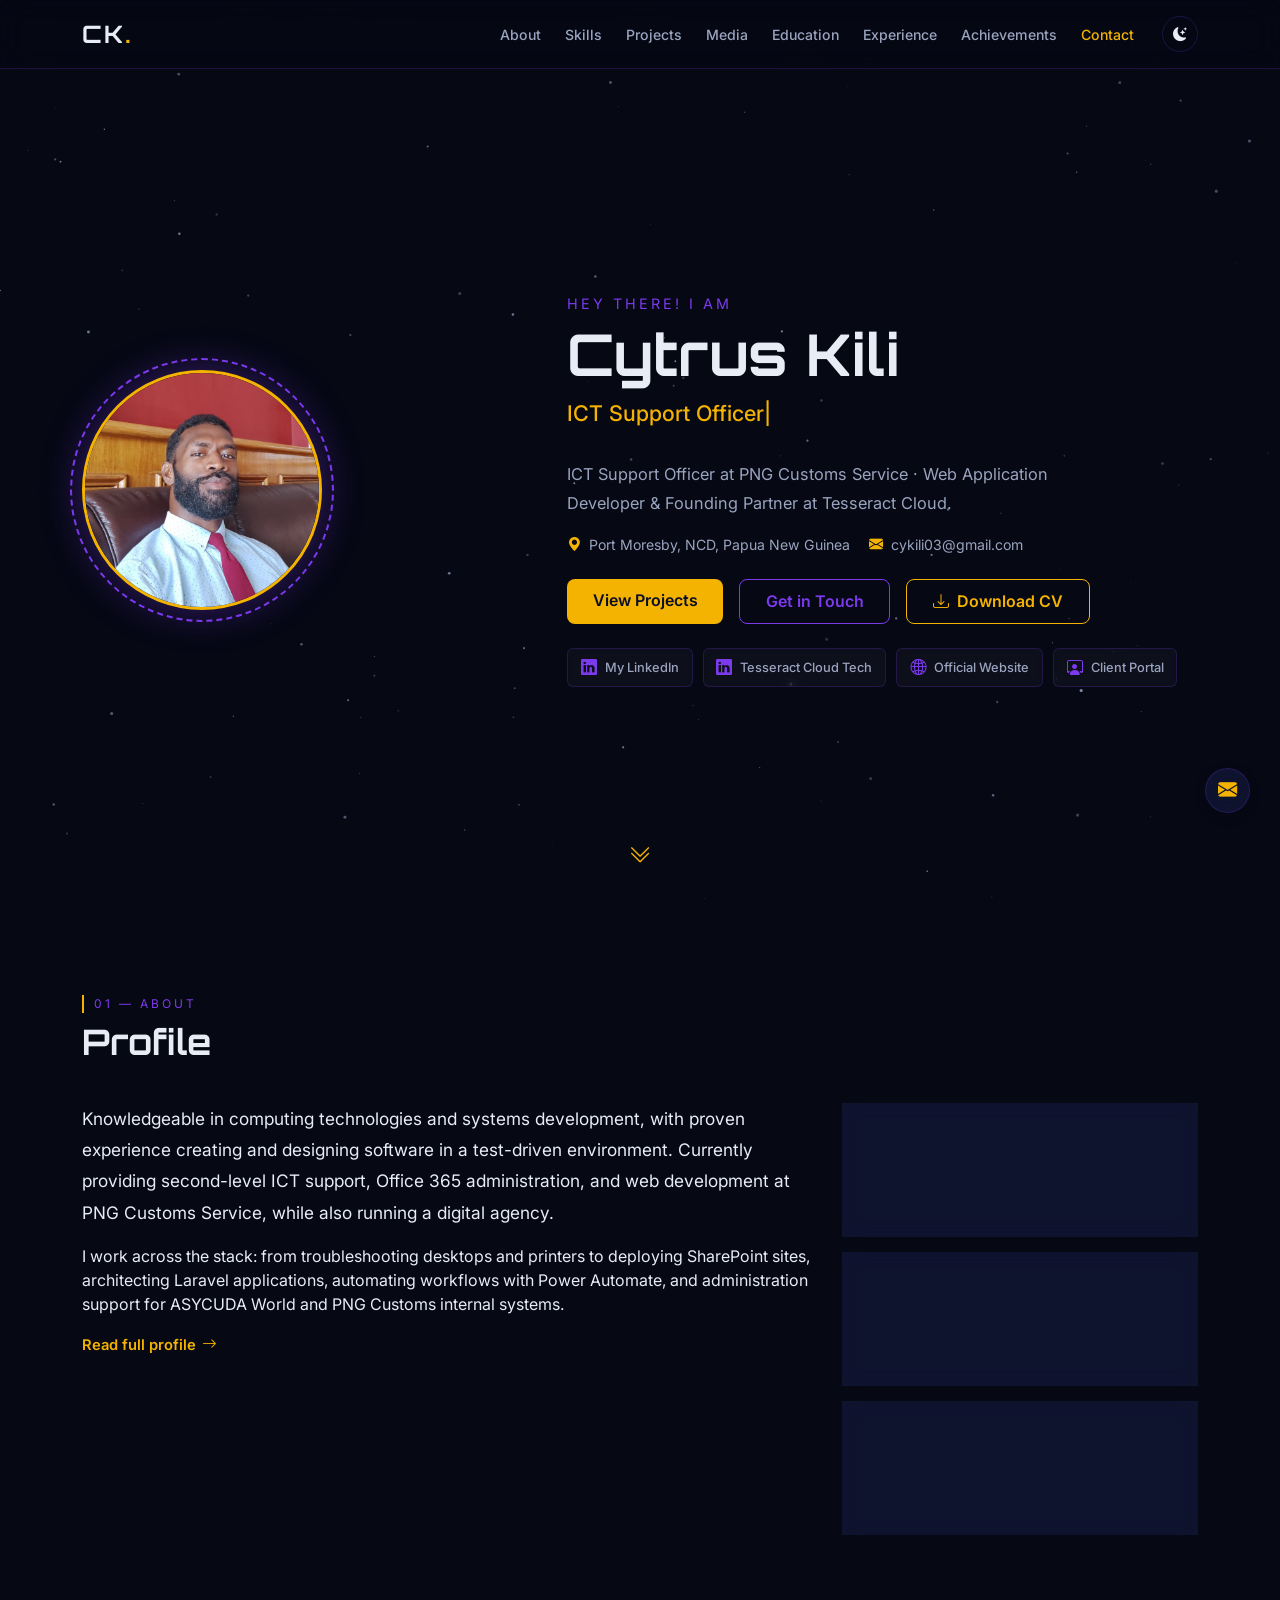
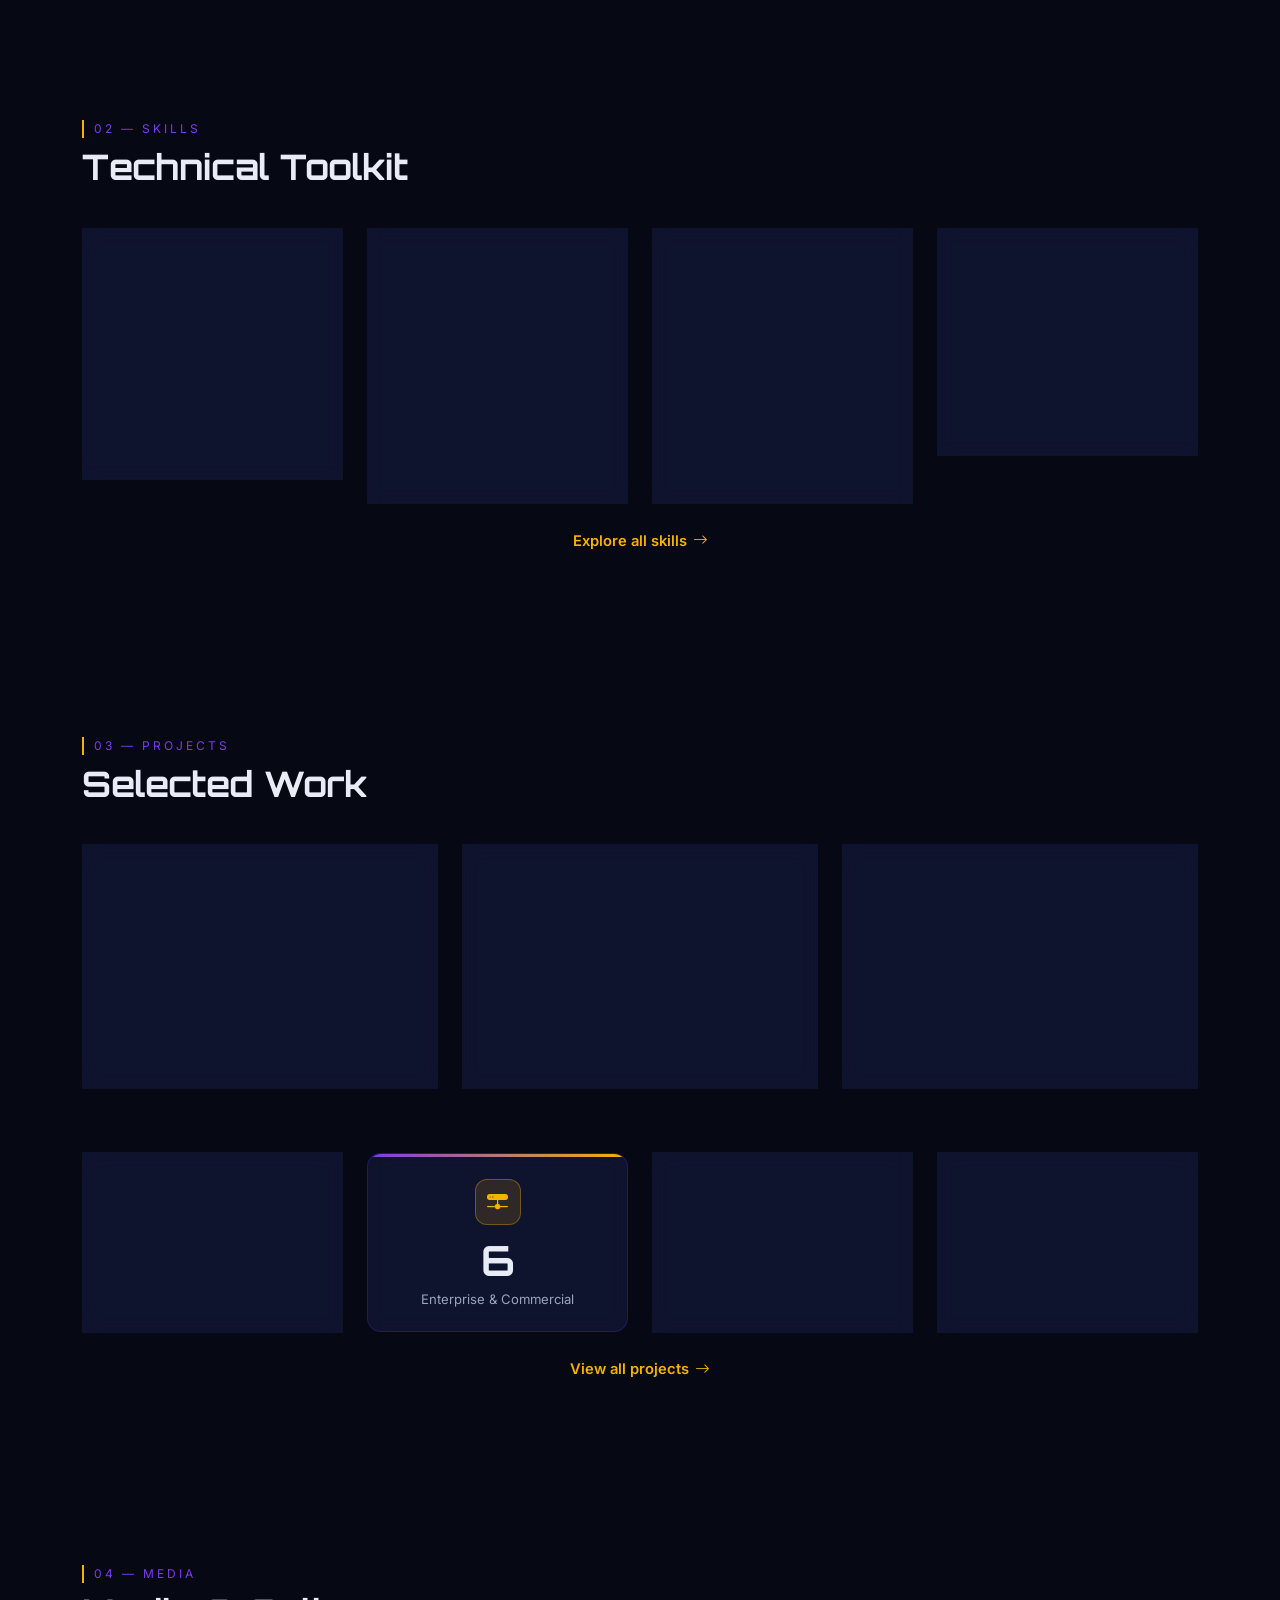
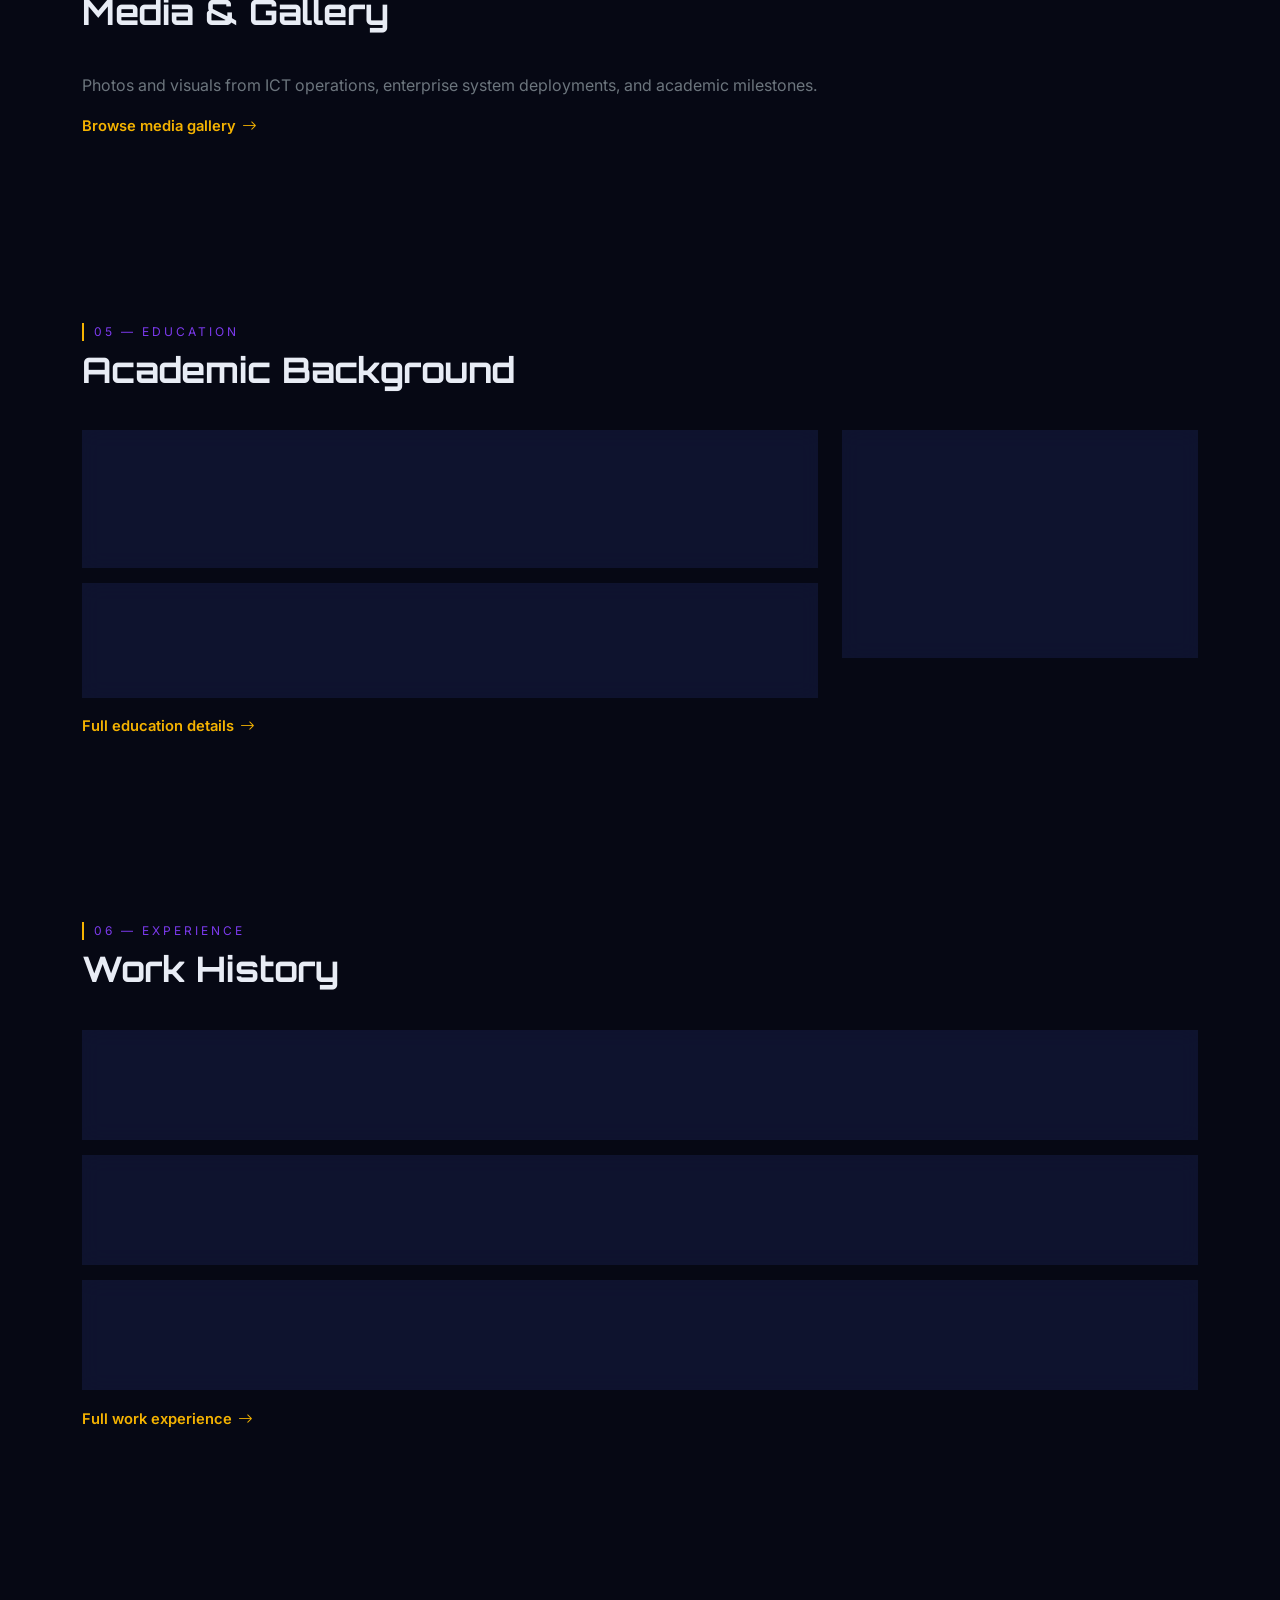
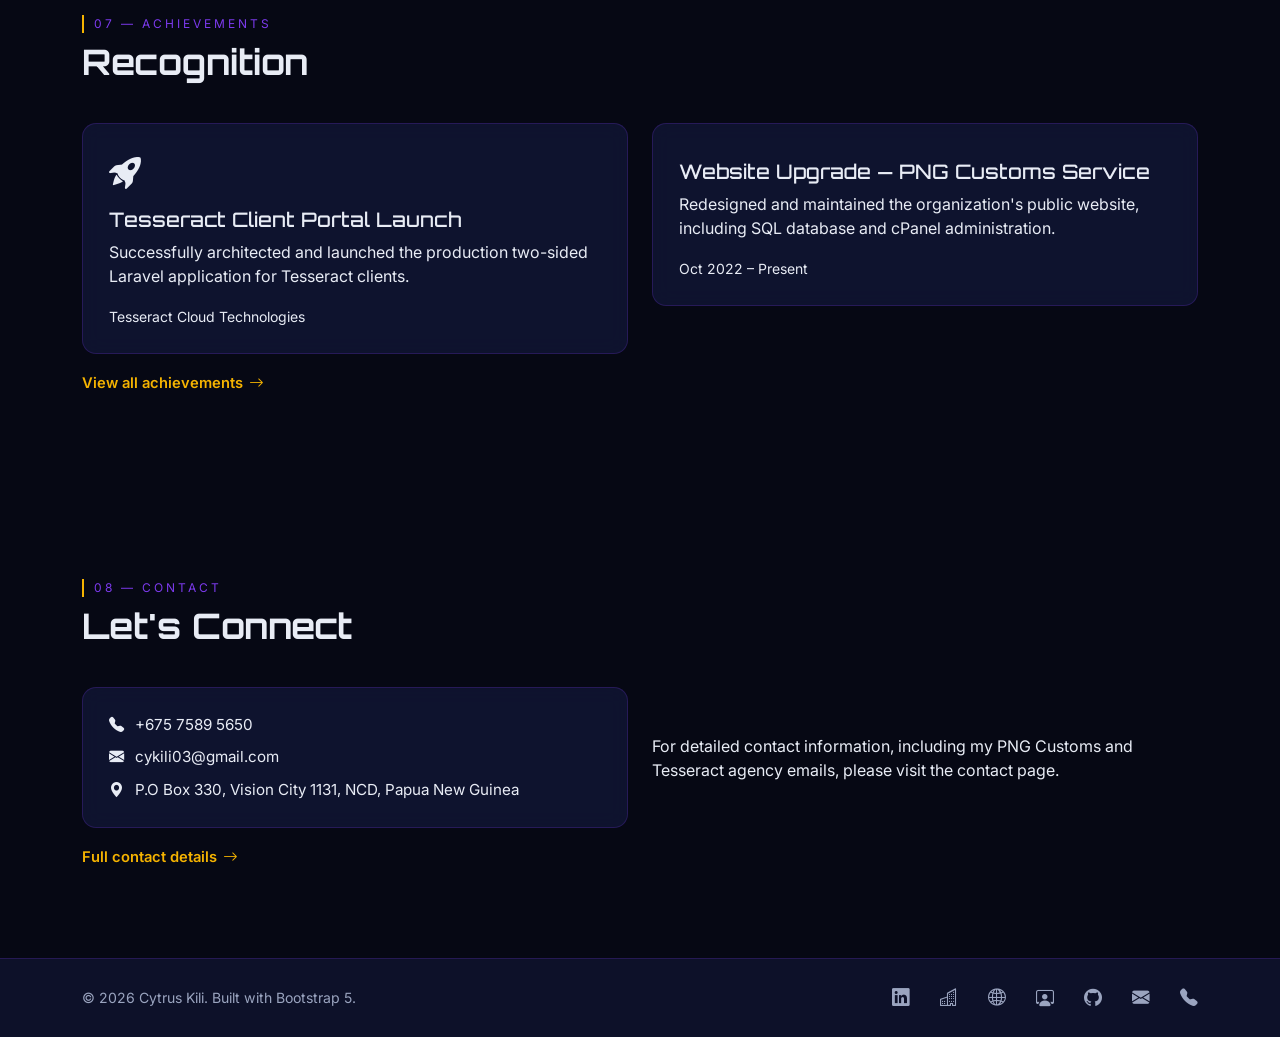
<file: index.html>
<!DOCTYPE html>
<html lang="en" data-bs-theme="dark">
<head>
  <meta charset="UTF-8">
  <meta name="viewport" content="width=device-width, initial-scale=1.0">
  <title>Cytrus Kili — ICT Support & Web Developer</title>
  <link rel="icon" href="images/logo.ico" type="image/x-icon">
  <meta name="description" content="Portfolio of Cytrus Kili, ICT Support Officer at PNG Customs Service. Web development, systems support, Office 365, SharePoint, and ASYCUDA World.">
  <!-- Bootstrap 5.3 -->
  <link href="https://cdn.jsdelivr.net/npm/bootstrap@5.3.8/dist/css/bootstrap.min.css" rel="stylesheet">
  <!-- Bootstrap Icons -->
  <link rel="stylesheet" href="https://cdn.jsdelivr.net/npm/bootstrap-icons@1.13.2/font/bootstrap-icons.min.css">
  <!-- Google Fonts -->
  <link rel="preconnect" href="https://fonts.googleapis.com">
  <link rel="preconnect" href="https://fonts.gstatic.com" crossorigin>
  <link href="https://fonts.googleapis.com/css2?family=Orbitron:wght@500;700&family=Inter:wght@300;400;500;600&display=swap" rel="stylesheet">
  <!-- Custom CSS -->
  <link rel="stylesheet" href="css/style.css">
</head>
<body>

  <!-- Scroll Progress Bar -->
  <div class="scroll-progress" id="scrollProgress"></div>

  <!-- Starfield Canvas Background -->
  <canvas id="starfield"></canvas>

  <!-- Navigation -->
  <nav class="navbar navbar-expand-lg navbar-dark fixed-top glass-nav" id="mainNav">
    <div class="container">
      <a class="navbar-brand brand-glow" href="/">CK<span class="text-gold">.</span></a>
      <button class="navbar-toggler" type="button" data-bs-toggle="collapse" data-bs-target="#navMenu" aria-label="Toggle navigation">
        <span class="navbar-toggler-icon"></span>
      </button>
      <div class="collapse navbar-collapse" id="navMenu">
        <ul class="navbar-nav ms-auto align-items-lg-center">
          <li class="nav-item"><a class="nav-link" href="#about">About</a></li>
          <li class="nav-item"><a class="nav-link" href="#skills">Skills</a></li>
          <li class="nav-item"><a class="nav-link" href="#projects">Projects</a></li>
          <li class="nav-item"><a class="nav-link" href="#media">Media</a></li>
          <li class="nav-item"><a class="nav-link" href="#education">Education</a></li>
          <li class="nav-item"><a class="nav-link" href="#experience">Experience</a></li>
          <li class="nav-item"><a class="nav-link" href="#achievements">Achievements</a></li>
          <li class="nav-item"><a class="nav-link" href="#contact">Contact</a></li>
          <li class="nav-item ms-lg-3">
            <button class="btn btn-sm theme-toggle" id="themeToggle" aria-label="Toggle light/dark mode">
              <i class="bi bi-moon-stars-fill" id="themeIcon"></i>
            </button>
          </li>
        </ul>
      </div>
    </div>
  </nav>

  <!-- HERO -->
  <header class="hero-section d-flex align-items-center" id="hero">
    <div class="container">
      <div class="row align-items-center g-5">
        <div class="col-lg-5 text-center text-lg-start">
          <div class="hero-photo-wrap">
            <img src="images/cytrus-kili.jpg" alt="Cytrus Kili" class="hero-photo">
            <div class="hero-photo-ring"></div>
          </div>
        </div>
        <div class="col-lg-7">
          <p class="hero-greeting">Hey there! I am</p>
          <h1 class="hero-name">Cytrus Kili</h1>
          <div class="hero-typed-wrap">
            <span id="typedText"></span><span class="typed-cursor">|</span>
          </div>
          <p class="hero-desc mt-3">
            ICT Support Officer at PNG Customs Service · Web Application Developer & Founding Partner at Tesseract Cloud.
          </p>
          <div class="hero-meta">
            <span><i class="bi bi-geo-alt-fill"></i> Port Moresby, NCD, Papua New Guinea</span>
            <span><i class="bi bi-envelope-fill"></i> cykili03@gmail.com</span>
          </div>
          
          <!-- Primary Buttons -->
          <div class="mt-4 d-flex flex-wrap gap-3">
            <a href="#projects" class="btn btn-gold">View Projects</a>
            <a href="#contact" class="btn btn-outline-violet">Get in Touch</a>
            <a href="docs/CYTRUS KILI - CV.pdf" download class="btn btn-outline-gold">
              <i class="bi bi-download me-1"></i> Download CV
            </a>
          </div>

          <!-- Social & Business Links -->
          <div class="hero-social-links mt-4">
            <a href="https://www.linkedin.com/in/cytrus-kili-7285b3431" target="_blank" rel="noopener" class="social-chip" title="Personal LinkedIn">
              <i class="bi bi-linkedin"></i> <span>My LinkedIn</span>
            </a>
            <a href="https://www.linkedin.com/company/tesseract-cloud-technologies-png/" target="_blank" rel="noopener" class="social-chip" title="Tesseract LinkedIn">
              <i class="bi bi-linkedin"></i> <span>Tesseract Cloud Tech</span>
            </a>
            <a href="https://tesseract-pg.com/" target="_blank" rel="noopener" class="social-chip" title="Agency Website">
              <i class="bi bi-globe2"></i> <span>Official Website</span>
            </a>
            <a href="https://client.tesseract-pg.com/" target="_blank" rel="noopener" class="social-chip" title="Client Portal">
              <i class="bi bi-person-workspace"></i> <span>Client Portal</span>
            </a>
          </div>

        </div>
      </div>
    </div>
    <div class="hero-scroll-hint">
      <i class="bi bi-chevron-double-down"></i>
    </div>
  </header>

  <!-- ABOUT SUMMARY -->
  <section class="section-block" id="about">
    <div class="container">
      <div class="section-head">
        <span class="section-label">01 — About</span>
        <h2>Profile</h2>
      </div>
      <div class="row g-4 align-items-start">
        <div class="col-lg-8">
          <p class="lead-text">
            Knowledgeable in computing technologies and systems development, with proven experience creating and designing software in a test-driven environment. Currently providing second-level ICT support, Office 365 administration, and web development at PNG Customs Service, while also running a digital agency.
          </p>
          <p>
            I work across the stack: from troubleshooting desktops and printers to deploying SharePoint sites, architecting Laravel applications, automating workflows with Power Automate, and administration support for ASYCUDA World and PNG Customs internal systems.
          </p>
          <a href="about" class="link-arrow">Read full profile <i class="bi bi-arrow-right"></i></a>
        </div>
        <div class="col-lg-4">
          <div class="info-card float-card">
            <h5><i class="bi bi-briefcase-fill text-gold"></i> Current Role</h5>
            <p class="mb-0">ICT Support Officer — App & Dev.<br><small>PNG Customs Service & ASYCUDA World</small></p>
          </div>
          <div class="info-card float-card mt-3">
            <h5><i class="bi bi-building text-gold"></i> Agency</h5>
            <p class="mb-0">Founding Partner<br><small>Tesseract Cloud Technologies</small></p>
          </div>
          <div class="info-card float-card mt-3">
            <h5><i class="bi bi-mortarboard-fill text-gold"></i> Education</h5>
            <p class="mb-0">Bachelor of Information Systems<br><small>Divine Word University, 2022</small></p>
          </div>
        </div>
      </div>
    </div>
  </section>

  <!-- SKILLS SUMMARY -->
  <section class="section-block" id="skills">
    <div class="container">
      <div class="section-head">
        <span class="section-label">02 — Skills</span>
        <h2>Technical Toolkit</h2>
      </div>
      <div class="row g-4">
        <div class="col-md-6 col-lg-3">
          <div class="skill-card float-card">
            <i class="bi bi-headset skill-icon"></i>
            <h5>Technical Support</h5>
            <p>End-user & second-level support, desktops, printers, laptops, network troubleshooting.</p>
          </div>
        </div>
        <div class="col-md-6 col-lg-3">
          <div class="skill-card float-card">
            <i class="bi bi-microsoft skill-icon"></i>
            <h5>Office 365 & SharePoint</h5>
            <p>Teams, OneDrive, Forms, Power Automate, SharePoint site deployment & user training.</p>
          </div>
        </div>
        <div class="col-md-6 col-lg-3">
          <div class="skill-card float-card">
            <i class="bi bi-database skill-icon"></i>
            <h5>Database Design & Management</h5>
            <p>Proficient skills in SQL programming, with mySQL, and intermediate with PostgreSQL</p>
          </div>
        </div>
        <div class="col-md-6 col-lg-3">
          <div class="skill-card float-card">
            <i class="bi bi-code-slash skill-icon"></i>
            <h5>Web Development</h5>
            <p>PHP, Laravel, JavaScript, AJAX. CMS: WordPress & Joomla, cPanel & WHM.</p>
          </div>
        </div>
      </div>
      <div class="text-center mt-4">
        <a href="skills" class="link-arrow">Explore all skills <i class="bi bi-arrow-right"></i></a>
      </div>
    </div>
  </section>

  <!-- PROJECTS SUMMARY -->
  <section class="section-block" id="projects">
    <div class="container">
      <div class="section-head">
        <span class="section-label">03 — Projects</span>
        <h2>Selected Work</h2>
      </div>
      <div class="row g-4">
        <div class="col-md-6 col-lg-4">
          <div class="project-card float-card">
            <div class="project-icon"><i class="bi bi-person-video3"></i></div>
            <h5>Tesseract Client Portal</h5>
            <p>A two-sided Laravel web app managing client lifecycles from RFQ to invoicing and hosting setup.</p>
            <span class="badge-tag">Laravel / MySQL</span>
          </div>
        </div>
        <div class="col-md-6 col-lg-4">
          <div class="project-card float-card">
            <div class="project-icon"><i class="bi bi-globe2"></i></div>
            <h5>PNG Customs Website Upgrade</h5>
            <p>Redesigned the organization's website, managing SQL database, domain, and cPanel administration.</p>
            <span class="badge-tag">Custom MVC / MySQL</span>
          </div>
        </div>
        <div class="col-md-6 col-lg-4">
          <div class="project-card float-card">
            <div class="project-icon"><i class="bi bi-server"></i></div>
            <h5>ASYCUDA World Web Portal</h5>
            <p>Centralized portal for PNG Customs providing role-based access, JNLP downloads, and a public article feed.</p>
            <span class="badge-tag">Laravel / Nginx</span>
          </div>
        </div>
      </div>
      <!-- Project count cards -->
      <div class="row g-3 g-lg-4 stats-row" id="projectStats">
        <div class="col-6 col-lg-3">
          <div class="stat-card float-card">
            <div class="stat-icon"><i class="bi bi-collection-fill"></i></div>
            <div class="stat-number" data-count="19">0</div>
            <p class="stat-label">Total Projects</p>
          </div>
        </div>
        <div class="col-6 col-lg-3">
          <div class="stat-card float-card">
            <div class="stat-icon"><i class="bi bi-hdd-network-fill"></i></div>
            <div class="stat-number" data-count="6">0</div>
            <p class="stat-label">Enterprise &amp; Commercial</p>
          </div>
        </div>
        <div class="col-6 col-lg-3">
          <div class="stat-card float-card">
            <div class="stat-icon"><i class="bi bi-laptop-fill"></i></div>
            <div class="stat-number" data-count="7">0</div>
            <p class="stat-label">Freelance &amp; Academic</p>
          </div>
        </div>
        <div class="col-6 col-lg-3">
          <div class="stat-card float-card">
            <div class="stat-icon"><i class="bi bi-gear-wide-connected"></i></div>
            <div class="stat-number" data-count="8">0</div>
            <p class="stat-label">Currently In Development</p>
          </div>
        </div>
      </div>

      <div class="text-center mt-4">
        <a href="projects" class="link-arrow">View all projects <i class="bi bi-arrow-right"></i></a>
      </div>
    </div>
  </section>

  <!-- MEDIA SUMMARY -->
  <section class="section-block" id="media">
    <div class="container">
      <div class="section-head">
        <span class="section-label">04 — Media</span>
        <h2>Media & Gallery</h2>
      </div>
      <p class="text-secondary">Photos and visuals from ICT operations, enterprise system deployments, and academic milestones.</p>
      <a href="media" class="link-arrow">Browse media gallery <i class="bi bi-arrow-right"></i></a>
    </div>
  </section>

  <!-- EDUCATION SUMMARY -->
  <section class="section-block" id="education">
    <div class="container">
      <div class="section-head">
        <span class="section-label">05 — Education</span>
        <h2>Academic Background</h2>
      </div>
      <div class="row g-4">
        <div class="col-lg-8">
          <div class="timeline-item float-card">
            <h5>Bachelor of Information Systems</h5>
            <p class="text-gold mb-1">Divine Word University · 2018 – 2021 (Awarded March 2022)</p>
            <p class="mb-0">Recipient of the Telikom PNG Award for Best Final Year Project.</p>
          </div>
          <div class="timeline-item float-card mt-3">
            <h5>Secondary Education</h5>
            <p class="text-gold mb-1">Kokopo Secondary School · 2014 – 2017</p>
          </div>
        </div>
        <div class="col-lg-4">
          <div class="info-card float-card">
            <h5><i class="bi bi-patch-check-fill text-gold"></i> Certifications</h5>
            <ul class="list-unstyled mb-0 small">
              <li class="mb-2">CCNAv7: Switching, Routing & Wireless Essentials (2020)</li>
              <li class="mb-2">NDG Linux Essentials — Cisco Networking Academy</li>
              <li>Microsoft Certifications — Viva Learning (ongoing)</li>
            </ul>
          </div>
        </div>
      </div>
      <div class="mt-3">
        <a href="education" class="link-arrow">Full education details <i class="bi bi-arrow-right"></i></a>
      </div>
    </div>
  </section>

  <!-- EXPERIENCE SUMMARY -->
  <section class="section-block" id="experience">
    <div class="container">
      <div class="section-head">
        <span class="section-label">06 — Experience</span>
        <h2>Work History</h2>
      </div>
      <div class="timeline-item float-card">
        <div class="d-flex justify-content-between flex-wrap">
          <h5>Founding Partner & Web Developer</h5>
          <span class="text-gold small">Present</span>
        </div>
        <p class="text-secondary mb-0">Tesseract Cloud Technologies</p>
      </div>
      <div class="timeline-item float-card mt-3">
        <div class="d-flex justify-content-between flex-wrap">
          <h5>ICT Support Officer — App & Dev.</h5>
          <span class="text-gold small">Oct 2022 – Present</span>
        </div>
        <p class="text-secondary mb-0">PNG Customs Service & ASYCUDA World</p>
      </div>
      <div class="timeline-item float-card mt-3">
        <div class="d-flex justify-content-between flex-wrap">
          <h5>Tech Sales Representative</h5>
          <span class="text-gold small">Aug 2022 – Oct 2022</span>
        </div>
        <p class="text-secondary mb-0">Theodist</p>
      </div>
      <div class="mt-3">
        <a href="experience" class="link-arrow">Full work experience <i class="bi bi-arrow-right"></i></a>
      </div>
    </div>
  </section>

  <!-- ACHIEVEMENTS SUMMARY -->
  <section class="section-block" id="achievements">
    <div class="container">
      <div class="section-head">
        <span class="section-label">07 — Achievements</span>
        <h2>Recognition</h2>
      </div>
      <div class="row g-4">
        <div class="col-md-6">
          <div class="achievement-card float-card">
            <i class="bi bi-rocket-takeoff-fill text-gold achievement-icon"></i>
            <h5>Tesseract Client Portal Launch</h5>
            <p>Successfully architected and launched the production two-sided Laravel application for Tesseract clients.</p>
            <small class="text-gold">Tesseract Cloud Technologies</small>
          </div>
        </div>
        <div class="col-md-6">
          <div class="achievement-card float-card">
            <i class="bi bi-badge text-gold achievement-icon"></i>
            <h5>Website Upgrade — PNG Customs Service</h5>
            <p>Redesigned and maintained the organization's public website, including SQL database and cPanel administration.</p>
            <small class="text-gold">Oct 2022 – Present</small>
          </div>
        </div>
      </div>
      <div class="mt-3">
        <a href="achievements" class="link-arrow">View all achievements <i class="bi bi-arrow-right"></i></a>
      </div>
    </div>
  </section>

  <!-- CONTACT SUMMARY -->
  <section class="section-block" id="contact">
    <div class="container">
      <div class="section-head">
        <span class="section-label">08 — Contact</span>
        <h2>Let's Connect</h2>
      </div>
      <div class="row g-4">
        <div class="col-md-6">
          <div class="contact-card float-card">
            <p><i class="bi bi-telephone-fill text-gold"></i> +675 7589 5650</p>
            <p><i class="bi bi-envelope-fill text-gold"></i> cykili03@gmail.com</p>
            <p class="mb-0"><i class="bi bi-geo-alt-fill text-gold"></i> P.O Box 330, Vision City 1131, NCD, Papua New Guinea</p>
          </div>
        </div>
        <div class="col-md-6 d-flex align-items-center">
          <p class="mb-0">For detailed contact information, including my PNG Customs and Tesseract agency emails, please visit the contact page.</p>
        </div>
      </div>
      <div class="mt-3">
        <a href="contact" class="link-arrow">Full contact details <i class="bi bi-arrow-right"></i></a>
      </div>
    </div>
  </section>

  <!-- FOOTER -->
  <footer class="site-footer">
    <div class="container">
      <div class="row align-items-center">
        <div class="col-md-6 text-center text-md-start mb-3 mb-md-0">
          <p class="mb-0">&copy; <span id="year"></span> Cytrus Kili. Built with Bootstrap 5.</p>
        </div>
        <div class="col-md-6 text-center text-md-end">
          <!-- Footer Social Links -->
          <div class="d-flex justify-content-center justify-content-md-end gap-3 flex-wrap">
            <a href="https://www.linkedin.com/in/cytrus-kili-7285b3431" target="_blank" rel="noopener" class="social-link" aria-label="LinkedIn" title="Personal LinkedIn"><i class="bi bi-linkedin"></i></a>
            <a href="https://www.linkedin.com/company/tesseract-cloud-technologies-png/" target="_blank" rel="noopener" class="social-link" aria-label="Tesseract LinkedIn" title="Tesseract LinkedIn"><i class="bi bi-buildings"></i></a>
            <a href="https://tesseract-pg.com/" target="_blank" rel="noopener" class="social-link" aria-label="Agency Website" title="Agency Website"><i class="bi bi-globe2"></i></a>
            <a href="https://client.tesseract-pg.com/" target="_blank" rel="noopener" class="social-link" aria-label="Client Portal" title="Client Portal"><i class="bi bi-person-workspace"></i></a>
            <a href="https://github.com/elcapitan-x-matis" target="_blank" rel="noopener" class="social-link" aria-label="GitHub" title="GitHub"><i class="bi bi-github"></i></a>
            <a href="mailto:cykili03@gmail.com" class="social-link" aria-label="Email" title="Email"><i class="bi bi-envelope-fill"></i></a>
            <a href="tel:+67575895650" class="social-link" aria-label="Phone" title="Phone"><i class="bi bi-telephone-fill"></i></a>
          </div>
        </div>
      </div>
    </div>
  </footer>

  <!-- Floating Action Buttons -->
  <div class="floating-actions">
    <a href="mailto:cykili03@gmail.com" class="fab-btn email-btn" aria-label="Send Email" title="Send Email">
      <i class="bi bi-envelope-fill"></i>
    </a>
    <button id="scrollTopBtn" class="fab-btn scroll-btn" aria-label="Scroll to top" title="Scroll to top">
      <i class="bi bi-arrow-up-short"></i>
    </button>
  </div>

  <!-- Bootstrap JS -->
  <script src="https://cdn.jsdelivr.net/npm/bootstrap@5.3.8/dist/js/bootstrap.bundle.min.js"></script>
  <!-- jQuery (optional, available for future extensions) -->
  <script src="https://ajax.googleapis.com/ajax/libs/jquery/3.7.1/jquery.min.js"></script>
  <!-- Custom JS -->
  <script src="js/starfield.js"></script>
  <script src="js/main.js"></script>
</body>
</html>
</file>
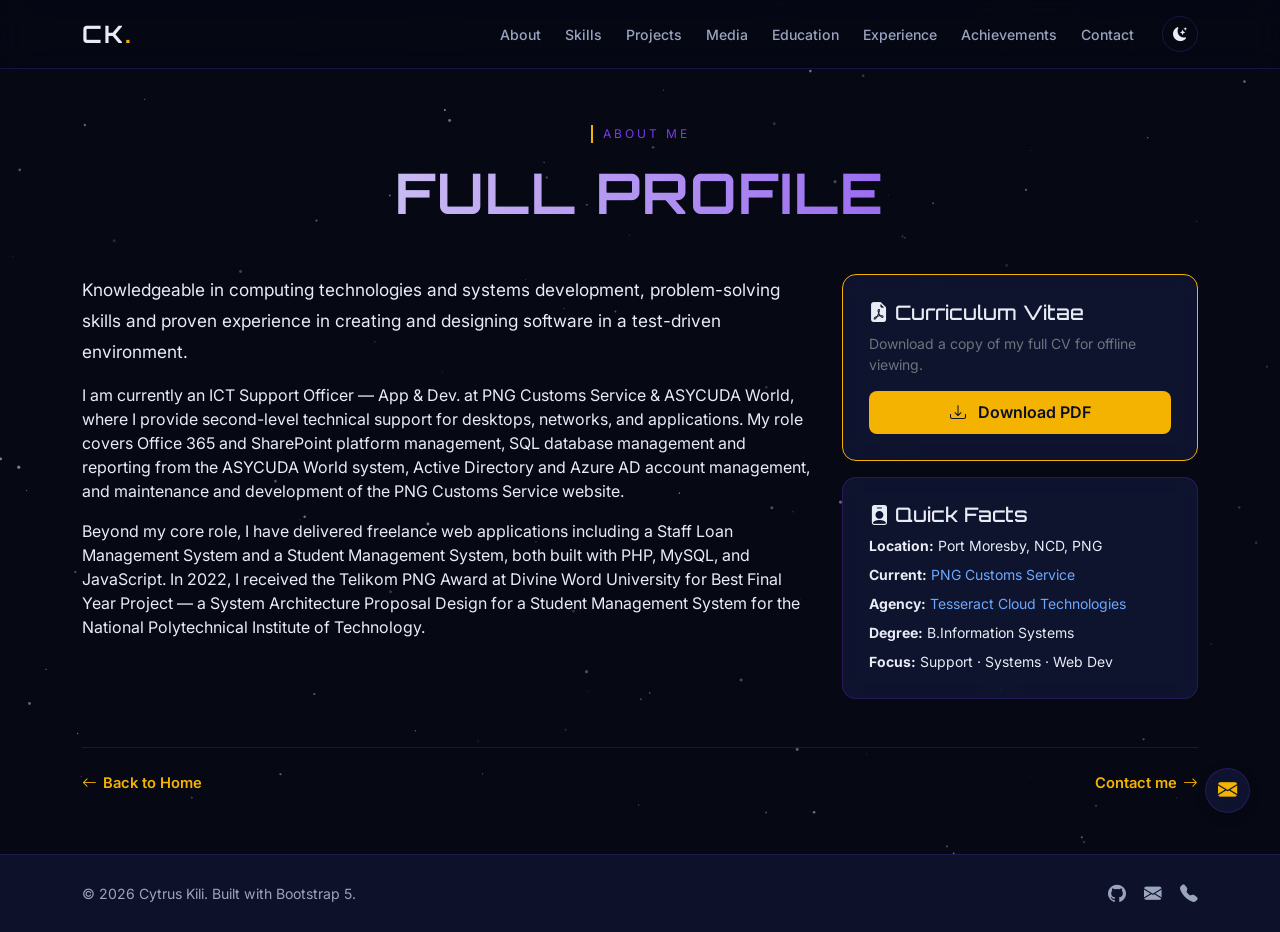
<file: about.html>
<!DOCTYPE html>
<html lang="en" data-bs-theme="dark">
<head>
  <meta charset="UTF-8">
  <meta name="viewport" content="width=device-width, initial-scale=1.0">
  <title>About — Cytrus Kili</title>
  <link rel="icon" href="images/logo.ico" type="image/x-icon">
  <meta name="description" content="Portfolio of Cytrus Kili, ICT Support Officer at PNG Customs Service. Web development, systems support, Office 365, SharePoint, and ASYCUDA World.">
  <link href="https://cdn.jsdelivr.net/npm/bootstrap@5.3.8/dist/css/bootstrap.min.css" rel="stylesheet">
  <link rel="stylesheet" href="https://cdn.jsdelivr.net/npm/bootstrap-icons@1.13.2/font/bootstrap-icons.min.css">
  <link rel="preconnect" href="https://fonts.googleapis.com">
  <link rel="preconnect" href="https://fonts.gstatic.com" crossorigin>
  <link href="https://fonts.googleapis.com/css2?family=Orbitron:wght@500;700&family=Inter:wght@300;400;500;600&display=swap" rel="stylesheet">
  <link rel="stylesheet" href="css/style.css">
</head>
<body class="d-flex flex-column min-vh-100">
  <div class="scroll-progress" id="scrollProgress"></div>
  <canvas id="starfield"></canvas>

  <!-- SAME NAVBAR AS index.html -->
  <nav class="navbar navbar-expand-lg navbar-dark fixed-top glass-nav" id="mainNav">
    <div class="container">
      <a class="navbar-brand brand-glow" href="/">CK<span class="text-gold">.</span></a>
      <button class="navbar-toggler" type="button" data-bs-toggle="collapse" data-bs-target="#navMenu" aria-label="Toggle navigation">
        <span class="navbar-toggler-icon"></span>
      </button>
      <div class="collapse navbar-collapse" id="navMenu">
        <ul class="navbar-nav ms-auto align-items-lg-center">
          <li class="nav-item"><a class="nav-link" href="/#about">About</a></li>
          <li class="nav-item"><a class="nav-link" href="/#skills">Skills</a></li>
          <li class="nav-item"><a class="nav-link" href="/#projects">Projects</a></li>
          <li class="nav-item"><a class="nav-link" href="/#media">Media</a></li>
          <li class="nav-item"><a class="nav-link" href="/#education">Education</a></li>
          <li class="nav-item"><a class="nav-link" href="/#experience">Experience</a></li>
          <li class="nav-item"><a class="nav-link" href="/#achievements">Achievements</a></li>
          <li class="nav-item"><a class="nav-link" href="/#contact">Contact</a></li>
          <li class="nav-item ms-lg-3">
            <button class="btn btn-sm theme-toggle" id="themeToggle" aria-label="Toggle light/dark mode">
              <i class="bi bi-moon-stars-fill" id="themeIcon"></i>
            </button>
          </li>
        </ul>
      </div>
    </div>
  </nav>

  <!-- MAIN CONTENT -->
  <main class="subpage-main flex-grow-1">
    <div class="container">
      
      <!-- Stylized Page Header -->
      <header class="page-header text-center">
        <span class="section-label">About Me</span>
        <h1 class="page-title">Full Profile</h1>
      </header>

      <div class="row g-4 align-items-start">
        <div class="col-lg-8">
          <p class="lead-text">
            Knowledgeable in computing technologies and systems development, problem-solving skills
            and proven experience in creating and designing software in a test-driven environment.
          </p>
          <p>
            I am currently an ICT Support Officer — App & Dev. at PNG Customs Service & ASYCUDA World,
            where I provide second-level technical support for desktops, networks, and applications.
            My role covers Office 365 and SharePoint platform management, SQL database management and
            reporting from the ASYCUDA World system, Active Directory and Azure AD account management,
            and maintenance and development of the PNG Customs Service website.
          </p>
          <p>
            Beyond my core role, I have delivered freelance web applications including a Staff Loan
            Management System and a Student Management System, both built with PHP, MySQL, and JavaScript.
            In 2022, I received the Telikom PNG Award at Divine Word University for Best Final Year Project
            — a System Architecture Proposal Design for a Student Management System for the National
            Polytechnical Institute of Technology.
          </p>
        </div>
        <div class="col-lg-4">
          <div class="info-card float-card mb-3" style="border-color: var(--accent-gold);">
            <h5><i class="bi bi-file-earmark-pdf-fill text-gold"></i> Curriculum Vitae</h5>
            <p class="small text-secondary mb-3">Download a copy of my full CV for offline viewing.</p>
            <a href="docs/CYTRUS KILI - CV.pdf" download class="btn btn-gold w-100">
              <i class="bi bi-download me-2"></i> Download PDF
            </a>
          </div>

          <div class="info-card float-card">
            <h5><i class="bi bi-person-badge-fill text-gold"></i> Quick Facts</h5>
            <ul class="list-unstyled small mb-0">
              <li class="mb-2"><strong>Location:</strong> Port Moresby, NCD, PNG</li>
              <li class="mb-2"><strong>Current:</strong> <a href="https://customs.gov.pg">PNG Customs Service</a></li>
              <li class="mb-2"><strong>Agency:</strong> <a href="https://tesseract-pg.com">Tesseract Cloud Technologies</a></li>

              <li class="mb-2"><strong>Degree:</strong> B.Information Systems</li>
              <li><strong>Focus:</strong> Support · Systems · Web Dev</li>
            </ul>
          </div>
        </div>
      </div>

      <!-- Inline Navigation -->
      <div class="d-flex justify-content-between align-items-center mt-5 pt-4 border-top border-secondary-subtle">
        <a href="/" class="link-arrow"><i class="bi bi-arrow-left"></i> Back to Home</a>
        <a href="/#contact" class="link-arrow">Contact me <i class="bi bi-arrow-right"></i></a>
      </div>

    </div>
  </main>

  <!-- SAME FOOTER AS index.html -->
  <footer class="site-footer mt-auto">
    <div class="container">
      <div class="row align-items-center">
        <div class="col-md-6 text-center text-md-start">
          <p class="mb-0">&copy; <span id="year"></span> Cytrus Kili. Built with Bootstrap 5.</p>
        </div>
        <div class="col-md-6 text-center text-md-end mt-2 mt-md-0">
          <a href="https://github.com/elcapitan-x-matis" target="_blank" rel="noopener" class="social-link" aria-label="GitHub"><i class="bi bi-github"></i></a>
          <a href="mailto:cykili03@gmail.com" class="social-link" aria-label="Email"><i class="bi bi-envelope-fill"></i></a>
          <a href="tel:+67575895650" class="social-link" aria-label="Phone"><i class="bi bi-telephone-fill"></i></a>
        </div>
      </div>
    </div>
  </footer>

    <!-- Floating Action Buttons -->
  <div class="floating-actions">
    <a href="mailto:cykili03@gmail.com" class="fab-btn email-btn" aria-label="Send Email" title="Send Email">
      <i class="bi bi-envelope-fill"></i>
    </a>
    <button id="scrollTopBtn" class="fab-btn scroll-btn" aria-label="Scroll to top" title="Scroll to top">
      <i class="bi bi-arrow-up-short"></i>
    </button>
  </div>
  

  <script src="https://cdn.jsdelivr.net/npm/bootstrap@5.3.8/dist/js/bootstrap.bundle.min.js"></script>
  <script src="https://ajax.googleapis.com/ajax/libs/jquery/3.7.1/jquery.min.js"></script>
  <script src="js/starfield.js"></script>
  <script src="js/main.js"></script>
</body>
</html>
</file>
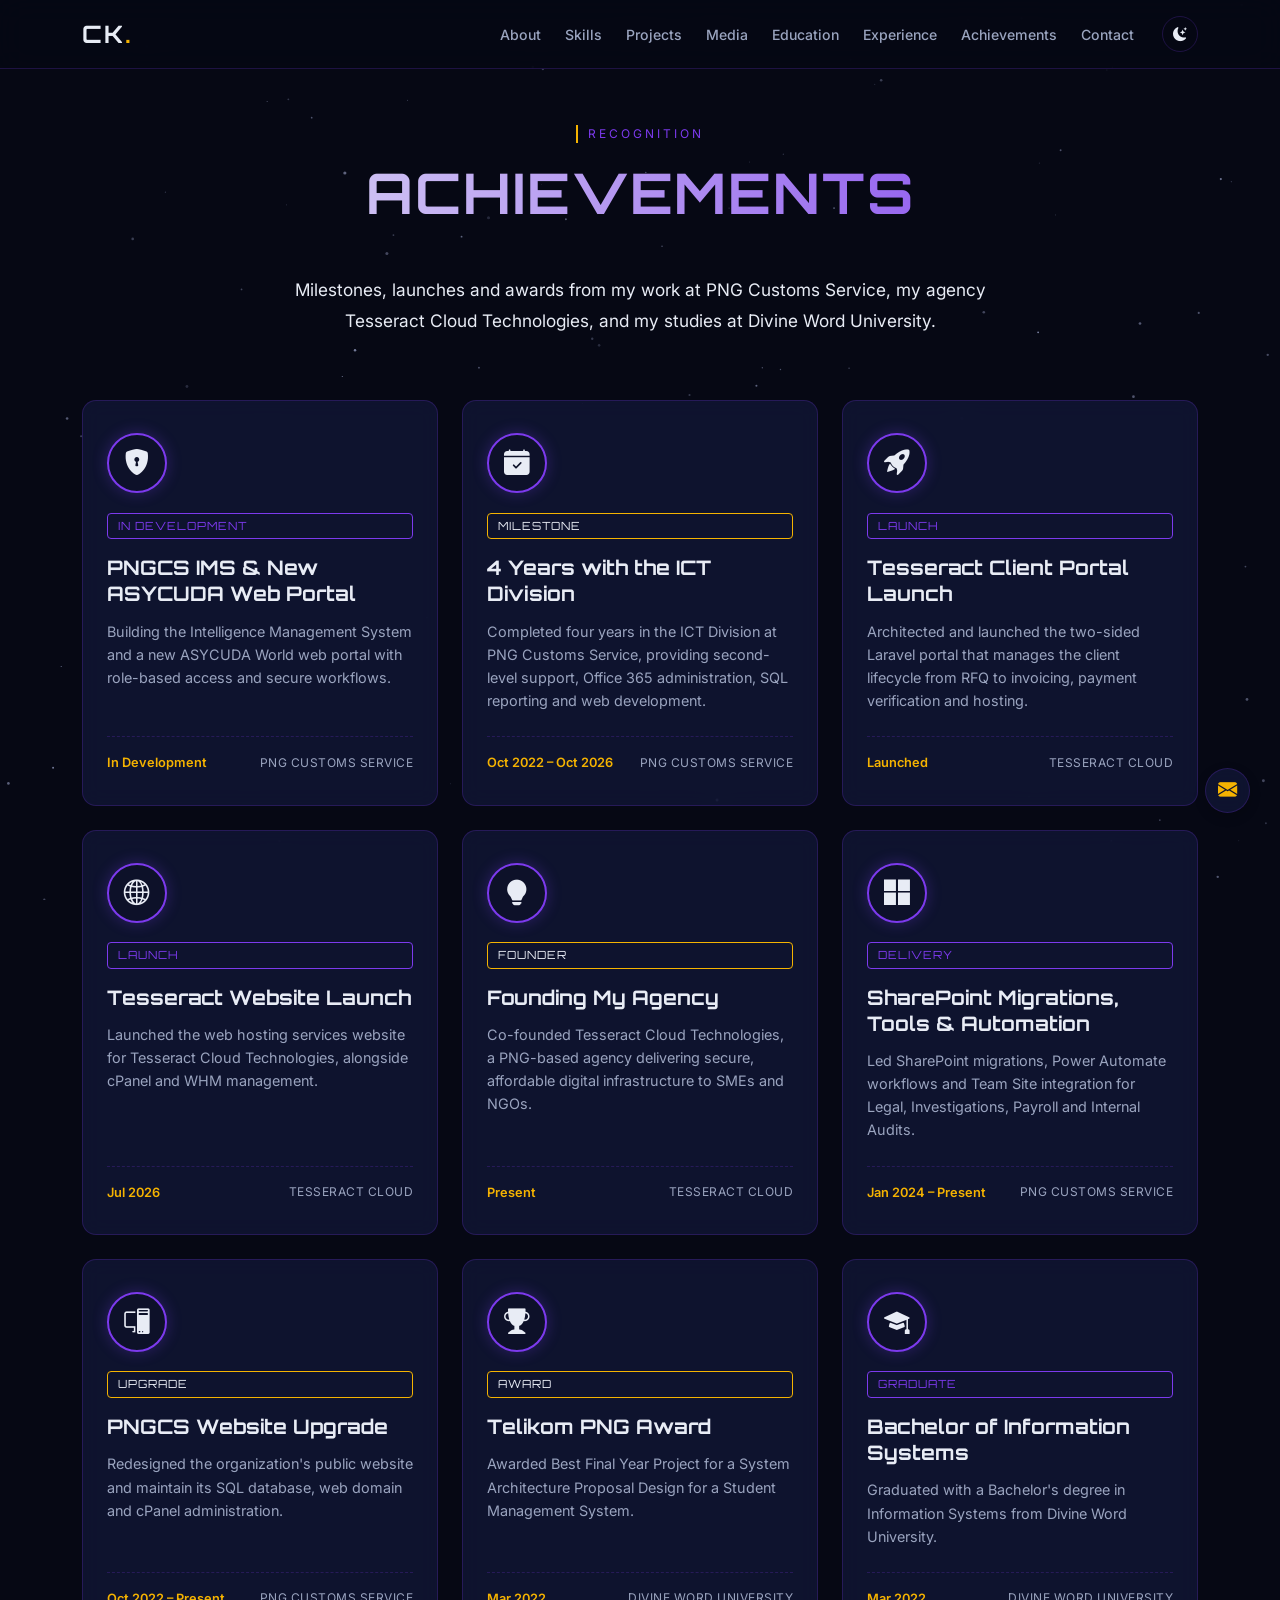
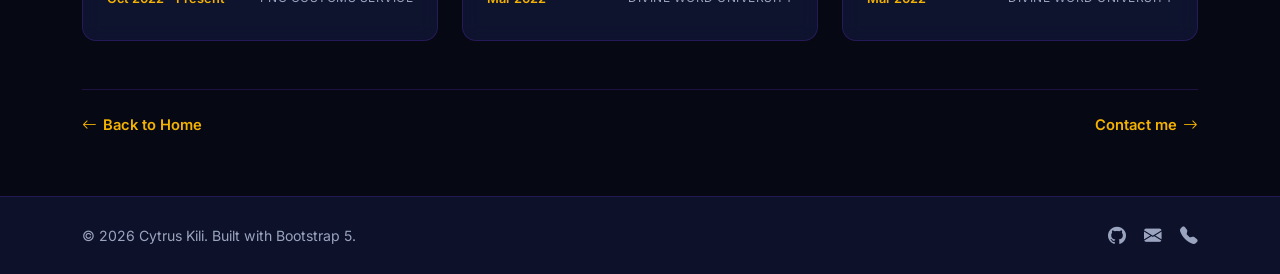
<file: achievements.html>
<!DOCTYPE html>
<html lang="en" data-bs-theme="dark">
<head>
  <meta charset="UTF-8">
  <meta name="viewport" content="width=device-width, initial-scale=1.0">
  <title>Achievements — Cytrus Kili</title>
  <link rel="icon" href="images/logo.ico" type="image/x-icon">
  <meta name="description" content="Portfolio of Cytrus Kili, ICT Support Officer at PNG Customs Service. Web development, systems support, Office 365, SharePoint, and ASYCUDA World.">
  <link href="https://cdn.jsdelivr.net/npm/bootstrap@5.3.8/dist/css/bootstrap.min.css" rel="stylesheet">
  <link rel="stylesheet" href="https://cdn.jsdelivr.net/npm/bootstrap-icons@1.13.2/font/bootstrap-icons.min.css">
  <link rel="preconnect" href="https://fonts.googleapis.com">
  <link rel="preconnect" href="https://fonts.gstatic.com" crossorigin>
  <link href="https://fonts.googleapis.com/css2?family=Orbitron:wght@500;700&family=Inter:wght@300;400;500;600&display=swap" rel="stylesheet">
  <link rel="stylesheet" href="css/style.css">
</head>
<body class="d-flex flex-column min-vh-100">
  <div class="scroll-progress" id="scrollProgress"></div>
  <canvas id="starfield"></canvas>

  <!-- NAVBAR -->
  <nav class="navbar navbar-expand-lg navbar-dark fixed-top glass-nav" id="mainNav">
    <div class="container">
      <a class="navbar-brand brand-glow" href="/">CK<span class="text-gold">.</span></a>
      <button class="navbar-toggler" type="button" data-bs-toggle="collapse" data-bs-target="#navMenu" aria-label="Toggle navigation">
        <span class="navbar-toggler-icon"></span>
      </button>
      <div class="collapse navbar-collapse" id="navMenu">
        <ul class="navbar-nav ms-auto align-items-lg-center">
          <li class="nav-item"><a class="nav-link" href="/#about">About</a></li>
          <li class="nav-item"><a class="nav-link" href="/#skills">Skills</a></li>
          <li class="nav-item"><a class="nav-link" href="/#projects">Projects</a></li>
          <li class="nav-item"><a class="nav-link" href="/#media">Media</a></li>
          <li class="nav-item"><a class="nav-link" href="/#education">Education</a></li>
          <li class="nav-item"><a class="nav-link" href="/#experience">Experience</a></li>
          <li class="nav-item"><a class="nav-link" href="/#achievements">Achievements</a></li>
          <li class="nav-item"><a class="nav-link" href="/#contact">Contact</a></li>
          <li class="nav-item ms-lg-3">
            <button class="btn btn-sm theme-toggle" id="themeToggle" aria-label="Toggle light/dark mode">
              <i class="bi bi-moon-stars-fill" id="themeIcon"></i>
            </button>
          </li>
        </ul>
      </div>
    </div>
  </nav>

  <!-- MAIN CONTENT -->
  <main class="subpage-main flex-grow-1">
    <div class="container">

      <header class="page-header text-center">
        <span class="section-label">Recognition</span>
        <h1 class="page-title">Achievements</h1>
      </header>

      <div class="row justify-content-center mb-5">
        <div class="col-lg-8 text-center">
          <p class="lead-text">Milestones, launches and awards from my work at PNG Customs Service, my agency Tesseract Cloud Technologies, and my studies at Divine Word University.</p>
        </div>
      </div>

      <!-- Holographic Gallery Grid -->
      <div class="row g-4">
        
        <div class="col-md-6 col-lg-4">
          <article class="holo-card float-card h-100">
            <div class="holo-scanline"></div>
            <div class="holo-icon-wrap"><i class="bi bi-shield-lock-fill holo-icon"></i></div>
            <span class="holo-badge border-violet text-violet">In Development</span>
            <h3 class="holo-title">PNGCS IMS & New ASYCUDA Web Portal</h3>
            <p class="holo-desc">Building the Intelligence Management System and a new ASYCUDA World web portal with role-based access and secure workflows.</p>
            <div class="holo-footer">
              <span class="holo-date">In Development</span>
              <span class="holo-org">PNG Customs Service</span>
            </div>
          </article>
        </div>

        <div class="col-md-6 col-lg-4">
          <article class="holo-card float-card h-100">
            <div class="holo-scanline"></div>
            <div class="holo-icon-wrap"><i class="bi bi-calendar-check-fill holo-icon"></i></div>
            <span class="holo-badge border-gold text-gold">Milestone</span>
            <h3 class="holo-title">4 Years with the ICT Division</h3>
            <p class="holo-desc">Completed four years in the ICT Division at PNG Customs Service, providing second-level support, Office 365 administration, SQL reporting and web development.</p>
            <div class="holo-footer">
              <span class="holo-date">Oct 2022 – Oct 2026</span>
              <span class="holo-org">PNG Customs Service</span>
            </div>
          </article>
        </div>

        <div class="col-md-6 col-lg-4">
          <article class="holo-card float-card h-100">
            <div class="holo-scanline"></div>
            <div class="holo-icon-wrap"><i class="bi bi-rocket-takeoff-fill holo-icon"></i></div>
            <span class="holo-badge border-violet text-violet">Launch</span>
            <h3 class="holo-title">Tesseract Client Portal Launch</h3>
            <p class="holo-desc">Architected and launched the two-sided Laravel portal that manages the client lifecycle from RFQ to invoicing, payment verification and hosting.</p>
            <div class="holo-footer">
              <span class="holo-date">Launched</span>
              <span class="holo-org">Tesseract Cloud</span>
            </div>
          </article>
        </div>

        <div class="col-md-6 col-lg-4">
          <article class="holo-card float-card h-100">
            <div class="holo-scanline"></div>
            <div class="holo-icon-wrap"><i class="bi bi-globe2 holo-icon"></i></div>
            <span class="holo-badge border-violet text-violet">Launch</span>
            <h3 class="holo-title">Tesseract Website Launch</h3>
            <p class="holo-desc">Launched the web hosting services website for Tesseract Cloud Technologies, alongside cPanel and WHM management.</p>
            <div class="holo-footer">
              <span class="holo-date">Jul 2026</span>
              <span class="holo-org">Tesseract Cloud</span>
            </div>
          </article>
        </div>

        <div class="col-md-6 col-lg-4">
          <article class="holo-card float-card h-100">
            <div class="holo-scanline"></div>
            <div class="holo-icon-wrap"><i class="bi bi-lightbulb-fill holo-icon"></i></div>
            <span class="holo-badge border-gold text-gold">Founder</span>
            <h3 class="holo-title">Founding My Agency</h3>
            <p class="holo-desc">Co-founded Tesseract Cloud Technologies, a PNG-based agency delivering secure, affordable digital infrastructure to SMEs and NGOs.</p>
            <div class="holo-footer">
              <span class="holo-date">Present</span>
              <span class="holo-org">Tesseract Cloud</span>
            </div>
          </article>
        </div>

        <div class="col-md-6 col-lg-4">
          <article class="holo-card float-card h-100">
            <div class="holo-scanline"></div>
            <div class="holo-icon-wrap"><i class="bi bi-microsoft holo-icon"></i></div>
            <span class="holo-badge border-violet text-violet">Delivery</span>
            <h3 class="holo-title">SharePoint Migrations, Tools & Automation</h3>
            <p class="holo-desc">Led SharePoint migrations, Power Automate workflows and Team Site integration for Legal, Investigations, Payroll and Internal Audits.</p>
            <div class="holo-footer">
              <span class="holo-date">Jan 2024 – Present</span>
              <span class="holo-org">PNG Customs Service</span>
            </div>
          </article>
        </div>

        <div class="col-md-6 col-lg-4">
          <article class="holo-card float-card h-100">
            <div class="holo-scanline"></div>
            <div class="holo-icon-wrap"><i class="bi bi-pc-display holo-icon"></i></div>
            <span class="holo-badge border-gold text-gold">Upgrade</span>
            <h3 class="holo-title">PNGCS Website Upgrade</h3>
            <p class="holo-desc">Redesigned the organization's public website and maintain its SQL database, web domain and cPanel administration.</p>
            <div class="holo-footer">
              <span class="holo-date">Oct 2022 – Present</span>
              <span class="holo-org">PNG Customs Service</span>
            </div>
          </article>
        </div>

        <div class="col-md-6 col-lg-4">
          <article class="holo-card float-card h-100">
            <div class="holo-scanline"></div>
            <div class="holo-icon-wrap"><i class="bi bi-trophy-fill holo-icon"></i></div>
            <span class="holo-badge border-gold text-gold">Award</span>
            <h3 class="holo-title">Telikom PNG Award</h3>
            <p class="holo-desc">Awarded Best Final Year Project for a System Architecture Proposal Design for a Student Management System.</p>
            <div class="holo-footer">
              <span class="holo-date">Mar 2022</span>
              <span class="holo-org">Divine Word University</span>
            </div>
          </article>
        </div>

        <div class="col-md-6 col-lg-4">
          <article class="holo-card float-card h-100">
            <div class="holo-scanline"></div>
            <div class="holo-icon-wrap"><i class="bi bi-mortarboard-fill holo-icon"></i></div>
            <span class="holo-badge border-violet text-violet">Graduate</span>
            <h3 class="holo-title">Bachelor of Information Systems</h3>
            <p class="holo-desc">Graduated with a Bachelor's degree in Information Systems from Divine Word University.</p>
            <div class="holo-footer">
              <span class="holo-date">Mar 2022</span>
              <span class="holo-org">Divine Word University</span>
            </div>
          </article>
        </div>
      </div>

      <div class="d-flex justify-content-between align-items-center mt-5 pt-4 border-top border-secondary-subtle">
        <a href="/" class="link-arrow"><i class="bi bi-arrow-left"></i> Back to Home</a>
        <a href="/#contact" class="link-arrow">Contact me <i class="bi bi-arrow-right"></i></a>
      </div>

    </div>
  </main>

  <!-- FOOTER -->
  <footer class="site-footer mt-auto">
    <div class="container">
      <div class="row align-items-center">
        <div class="col-md-6 text-center text-md-start">
          <p class="mb-0">&copy; <span id="year"></span> Cytrus Kili. Built with Bootstrap 5.</p>
        </div>
        <div class="col-md-6 text-center text-md-end mt-2 mt-md-0">
          <a href="https://github.com/elcapitan-x-matis" target="_blank" rel="noopener" class="social-link" aria-label="GitHub"><i class="bi bi-github"></i></a>
          <a href="mailto:cykili03@gmail.com" class="social-link" aria-label="Email"><i class="bi bi-envelope-fill"></i></a>
          <a href="tel:+67575895650" class="social-link" aria-label="Phone"><i class="bi bi-telephone-fill"></i></a>
        </div>
      </div>
    </div>
  </footer>

  <!-- Floating Action Buttons -->
  <div class="floating-actions">
    <a href="mailto:cykili03@gmail.com" class="fab-btn email-btn" aria-label="Send Email" title="Send Email">
      <i class="bi bi-envelope-fill"></i>
    </a>
    <button id="scrollTopBtn" class="fab-btn scroll-btn" aria-label="Scroll to top" title="Scroll to top">
      <i class="bi bi-arrow-up-short"></i>
    </button>
  </div>

  <script src="https://cdn.jsdelivr.net/npm/bootstrap@5.3.8/dist/js/bootstrap.bundle.min.js"></script>
  <script src="https://ajax.googleapis.com/ajax/libs/jquery/3.7.1/jquery.min.js"></script>
  <script src="js/starfield.js"></script>
  <script src="js/main.js"></script>
</body>
</html>
</file>
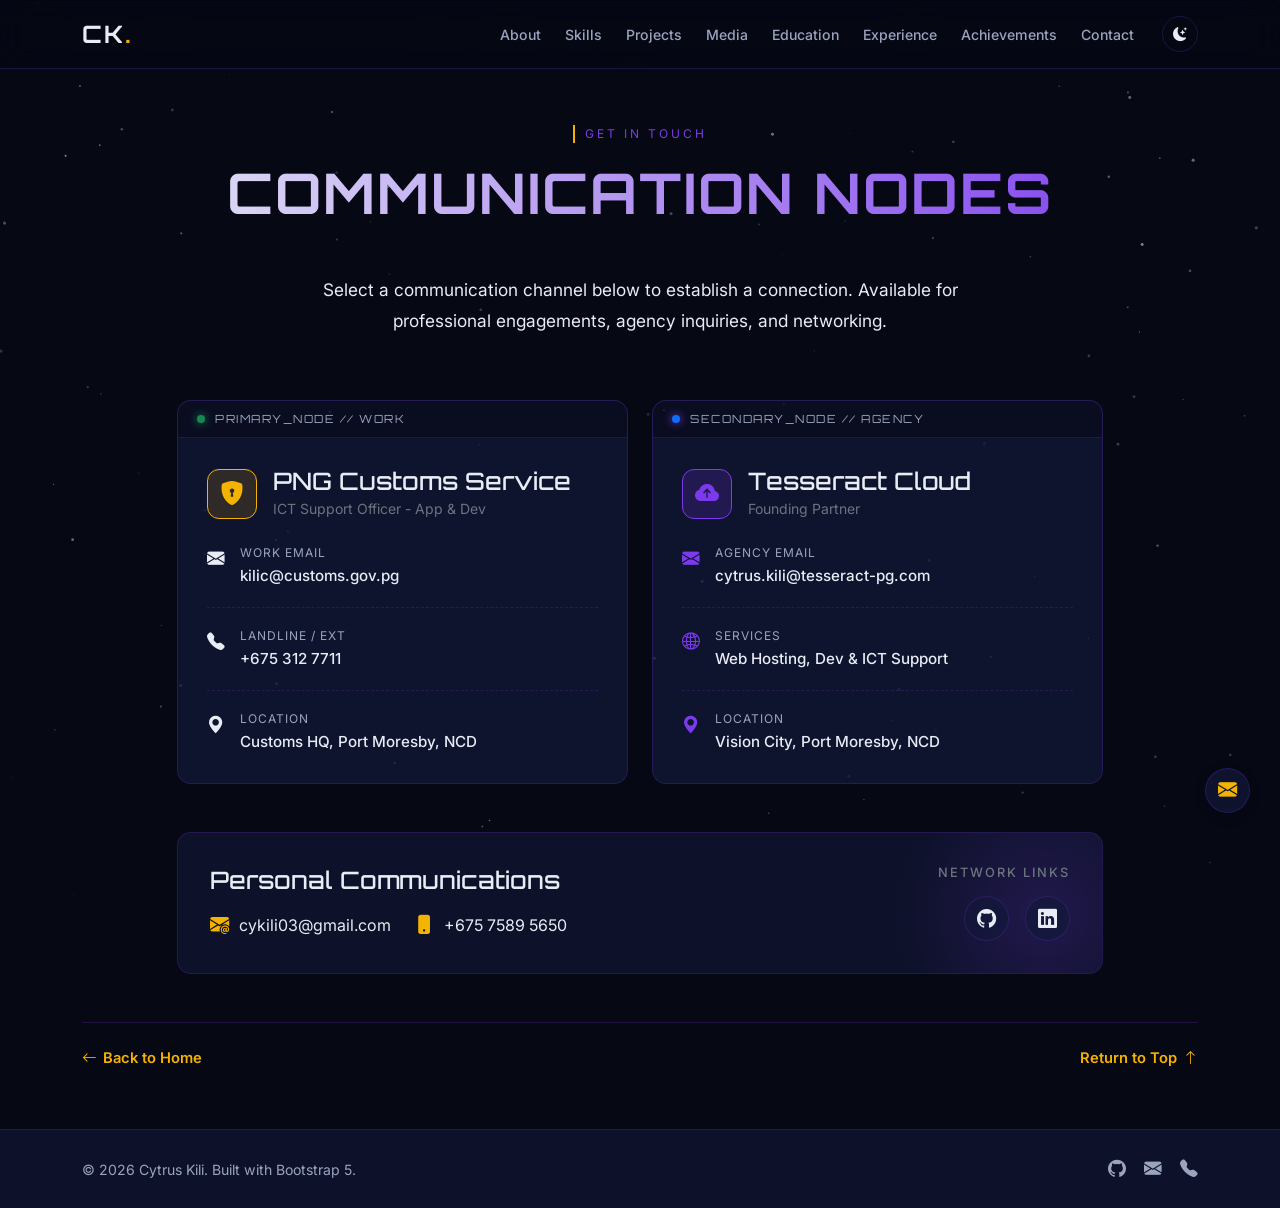
<file: contact.html>
<!DOCTYPE html>
<html lang="en" data-bs-theme="dark">
<head>
  <meta charset="UTF-8">
  <meta name="viewport" content="width=device-width, initial-scale=1.0">
  <title>Contact — Cytrus Kili</title>
  <link rel="icon" href="images/logo.ico" type="image/x-icon">
  <meta name="description" content="Portfolio of Cytrus Kili, ICT Support Officer at PNG Customs Service. Web development, systems support, Office 365, SharePoint, and ASYCUDA World.">
  <link href="https://cdn.jsdelivr.net/npm/bootstrap@5.3.8/dist/css/bootstrap.min.css" rel="stylesheet">
  <link rel="stylesheet" href="https://cdn.jsdelivr.net/npm/bootstrap-icons@1.13.2/font/bootstrap-icons.min.css">
  <link rel="preconnect" href="https://fonts.googleapis.com">
  <link rel="preconnect" href="https://fonts.gstatic.com" crossorigin>
  <link href="https://fonts.googleapis.com/css2?family=Orbitron:wght@500;700&family=Inter:wght@300;400;500;600&display=swap" rel="stylesheet">
  <link rel="stylesheet" href="css/style.css">
</head>
<body class="d-flex flex-column min-vh-100">
  <div class="scroll-progress" id="scrollProgress"></div>
  <canvas id="starfield"></canvas>

  <!-- NAVBAR -->
  <nav class="navbar navbar-expand-lg navbar-dark fixed-top glass-nav" id="mainNav">
    <div class="container">
      <a class="navbar-brand brand-glow" href="/">CK<span class="text-gold">.</span></a>
      <button class="navbar-toggler" type="button" data-bs-toggle="collapse" data-bs-target="#navMenu" aria-label="Toggle navigation">
        <span class="navbar-toggler-icon"></span>
      </button>
      <div class="collapse navbar-collapse" id="navMenu">
        <ul class="navbar-nav ms-auto align-items-lg-center">
          <li class="nav-item"><a class="nav-link" href="/#about">About</a></li>
          <li class="nav-item"><a class="nav-link" href="/#skills">Skills</a></li>
          <li class="nav-item"><a class="nav-link" href="/#projects">Projects</a></li>
          <li class="nav-item"><a class="nav-link" href="/#media">Media</a></li>
          <li class="nav-item"><a class="nav-link" href="/#education">Education</a></li>
          <li class="nav-item"><a class="nav-link" href="/#experience">Experience</a></li>
          <li class="nav-item"><a class="nav-link" href="/#achievements">Achievements</a></li>
          <li class="nav-item"><a class="nav-link" href="/#contact">Contact</a></li>
          <li class="nav-item ms-lg-3">
            <button class="btn btn-sm theme-toggle" id="themeToggle" aria-label="Toggle light/dark mode">
              <i class="bi bi-moon-stars-fill" id="themeIcon"></i>
            </button>
          </li>
        </ul>
      </div>
    </div>
  </nav>

  <!-- MAIN CONTENT -->
  <main class="subpage-main flex-grow-1">
    <div class="container">
      
      <!-- Stylized Page Header -->
      <header class="page-header text-center">
        <span class="section-label">Get in Touch</span>
        <h1 class="page-title">Communication Nodes</h1>
      </header>

      <!-- Intro Text -->
      <div class="row justify-content-center mb-5">
        <div class="col-lg-8 text-center">
          <p class="lead-text">
            Select a communication channel below to establish a connection. Available for professional engagements, agency inquiries, and networking.
          </p>
        </div>
      </div>

      <!-- CONTACT TERMINALS GRID -->
      <div class="row g-4 justify-content-center">
        
        <!-- Professional / PNG Customs -->
        <div class="col-lg-5 col-md-6">
          <div class="contact-terminal float-card h-100">
            <div class="terminal-top-bar">
              <span class="status-dot bg-success"></span>
              <span class="terminal-label">PRIMARY_NODE // WORK</span>
            </div>
            <div class="terminal-content">
              <div class="d-flex align-items-center gap-3 mb-4">
                <div class="node-icon-box">
                  <i class="bi bi-shield-lock-fill"></i>
                </div>
                <div>
                  <h4 class="mb-0">PNG Customs Service</h4>
                  <small class="text-secondary">ICT Support Officer - App & Dev</small>
                </div>
              </div>
              
              <ul class="contact-data-list">
                <li>
                  <i class="bi bi-envelope-fill text-gold"></i>
                  <div>
                    <span class="data-label">Work Email</span>
                    <a href="mailto:kilic@customs.gov.pg" class="data-value">kilic@customs.gov.pg</a>
                  </div>
                </li>
                <li>
                  <i class="bi bi-telephone-fill text-gold"></i>
                  <div>
                    <span class="data-label">Landline / Ext</span>
                    <a href="tel:+6753127711" class="data-value">+675 312 7711</a>
                  </div>
                </li>
                <li>
                  <i class="bi bi-geo-alt-fill text-gold"></i>
                  <div>
                    <span class="data-label">Location</span>
                    <span class="data-value">Customs HQ, Port Moresby, NCD</span>
                  </div>
                </li>
              </ul>
            </div>
          </div>
        </div>

        <!-- Agency / Tesseract Cloud -->
        <div class="col-lg-5 col-md-6">
          <div class="contact-terminal float-card h-100">
            <div class="terminal-top-bar">
              <span class="status-dot bg-primary"></span>
              <span class="terminal-label">SECONDARY_NODE // AGENCY</span>
            </div>
            <div class="terminal-content">
              <div class="d-flex align-items-center gap-3 mb-4">
                <div class="node-icon-box violet-border">
                  <i class="bi bi-cloud-arrow-up-fill text-violet"></i>
                </div>
                <div>
                  <h4 class="mb-0">Tesseract Cloud</h4>
                  <small class="text-secondary">Founding Partner</small>
                </div>
              </div>
              
              <ul class="contact-data-list">
                <li>
                  <i class="bi bi-envelope-fill text-violet"></i>
                  <div>
                    <span class="data-label">Agency Email</span>
                    <a href="mailto:cytrus.kili@tesseract-pg.com" class="data-value">cytrus.kili@tesseract-pg.com</a>
                  </div>
                </li>
                <li>
                  <i class="bi bi-globe2 text-violet"></i>
                  <div>
                    <span class="data-label">Services</span>
                    <span class="data-value">Web Hosting, Dev & ICT Support</span>
                  </div>
                </li>
                <li>
                  <i class="bi bi-geo-alt-fill text-violet"></i>
                  <div>
                    <span class="data-label">Location</span>
                    <span class="data-value">Vision City, Port Moresby, NCD</span>
                  </div>
                </li>
              </ul>
            </div>
          </div>
        </div>

      </div>

      <!-- PERSONAL COMMS & SOCIALS -->
      <div class="row mt-5">
        <div class="col-lg-10 mx-auto">
          <div class="personal-comms-panel">
            <div class="row align-items-center">
              
              <div class="col-md-7 mb-4 mb-md-0">
                <h4 class="mb-3">Personal Communications</h4>
                <div class="d-flex flex-column flex-sm-row gap-4">
                  <a href="mailto:cykili03@gmail.com" class="personal-link">
                    <i class="bi bi-envelope-at-fill"></i>
                    <span>cykili03@gmail.com</span>
                  </a>
                  <a href="tel:+67575895650" class="personal-link">
                    <i class="bi bi-phone-fill"></i>
                    <span>+675 7589 5650</span>
                  </a>
                </div>
              </div>

              <div class="col-md-5 text-md-end">
                <h6 class="text-secondary mb-3 text-uppercase" style="letter-spacing: 2px; font-size: 0.8rem;">Network Links</h6>
                <div class="d-flex justify-content-md-end gap-3">
                  <a href="https://github.com/elcapitan-x-matis" target="_blank" rel="noopener" class="social-icon-btn" aria-label="GitHub">
                    <i class="bi bi-github"></i>
                  </a>
                  <a href="https://www.linkedin.com/in/cytrus-kili-7285b3431" target="_blank" rel="noopener" class="social-icon-btn" aria-label="LinkedIn">
                    <i class="bi bi-linkedin"></i>
                  </a>
                  <!-- Future Socials placeholders 
                  <a href="#" class="social-icon-btn" aria-label="Facebook">
                    <i class="bi bi-facebook"></i>
                  </a>
                  <a href="#" class="social-icon-btn" aria-label="Instagram">
                    <i class="bi bi-instagram"></i>
                  </a>
                  -->
                </div>
              </div>

            </div>
          </div>
        </div>
      </div>

      <!-- Inline Navigation -->
      <div class="d-flex justify-content-between align-items-center mt-5 pt-4 border-top border-secondary-subtle">
        <a href="/" class="link-arrow"><i class="bi bi-arrow-left"></i> Back to Home</a>
        <a href="/" class="link-arrow">Return to Top <i class="bi bi-arrow-up"></i></a>
      </div>

    </div>
  </main>

  <!-- FOOTER -->
  <footer class="site-footer mt-auto">
    <div class="container">
      <div class="row align-items-center">
        <div class="col-md-6 text-center text-md-start">
          <p class="mb-0">&copy; <span id="year"></span> Cytrus Kili. Built with Bootstrap 5.</p>
        </div>
        <div class="col-md-6 text-center text-md-end mt-2 mt-md-0">
          <a href="https://github.com/elcapitan-x-matis" target="_blank" rel="noopener" class="social-link" aria-label="GitHub"><i class="bi bi-github"></i></a>
          <a href="mailto:cykili03@gmail.com" class="social-link" aria-label="Email"><i class="bi bi-envelope-fill"></i></a>
          <a href="tel:+67575895650" class="social-link" aria-label="Phone"><i class="bi bi-telephone-fill"></i></a>
        </div>
      </div>
    </div>
  </footer>

    <!-- Floating Action Buttons -->
  <div class="floating-actions">
    <a href="mailto:cykili03@gmail.com" class="fab-btn email-btn" aria-label="Send Email" title="Send Email">
      <i class="bi bi-envelope-fill"></i>
    </a>
    <button id="scrollTopBtn" class="fab-btn scroll-btn" aria-label="Scroll to top" title="Scroll to top">
      <i class="bi bi-arrow-up-short"></i>
    </button>
  </div>
  

  <script src="https://cdn.jsdelivr.net/npm/bootstrap@5.3.8/dist/js/bootstrap.bundle.min.js"></script>
  <script src="https://ajax.googleapis.com/ajax/libs/jquery/3.7.1/jquery.min.js"></script>
  <script src="js/starfield.js"></script>
  <script src="js/main.js"></script>
</body>
</html>
</file>
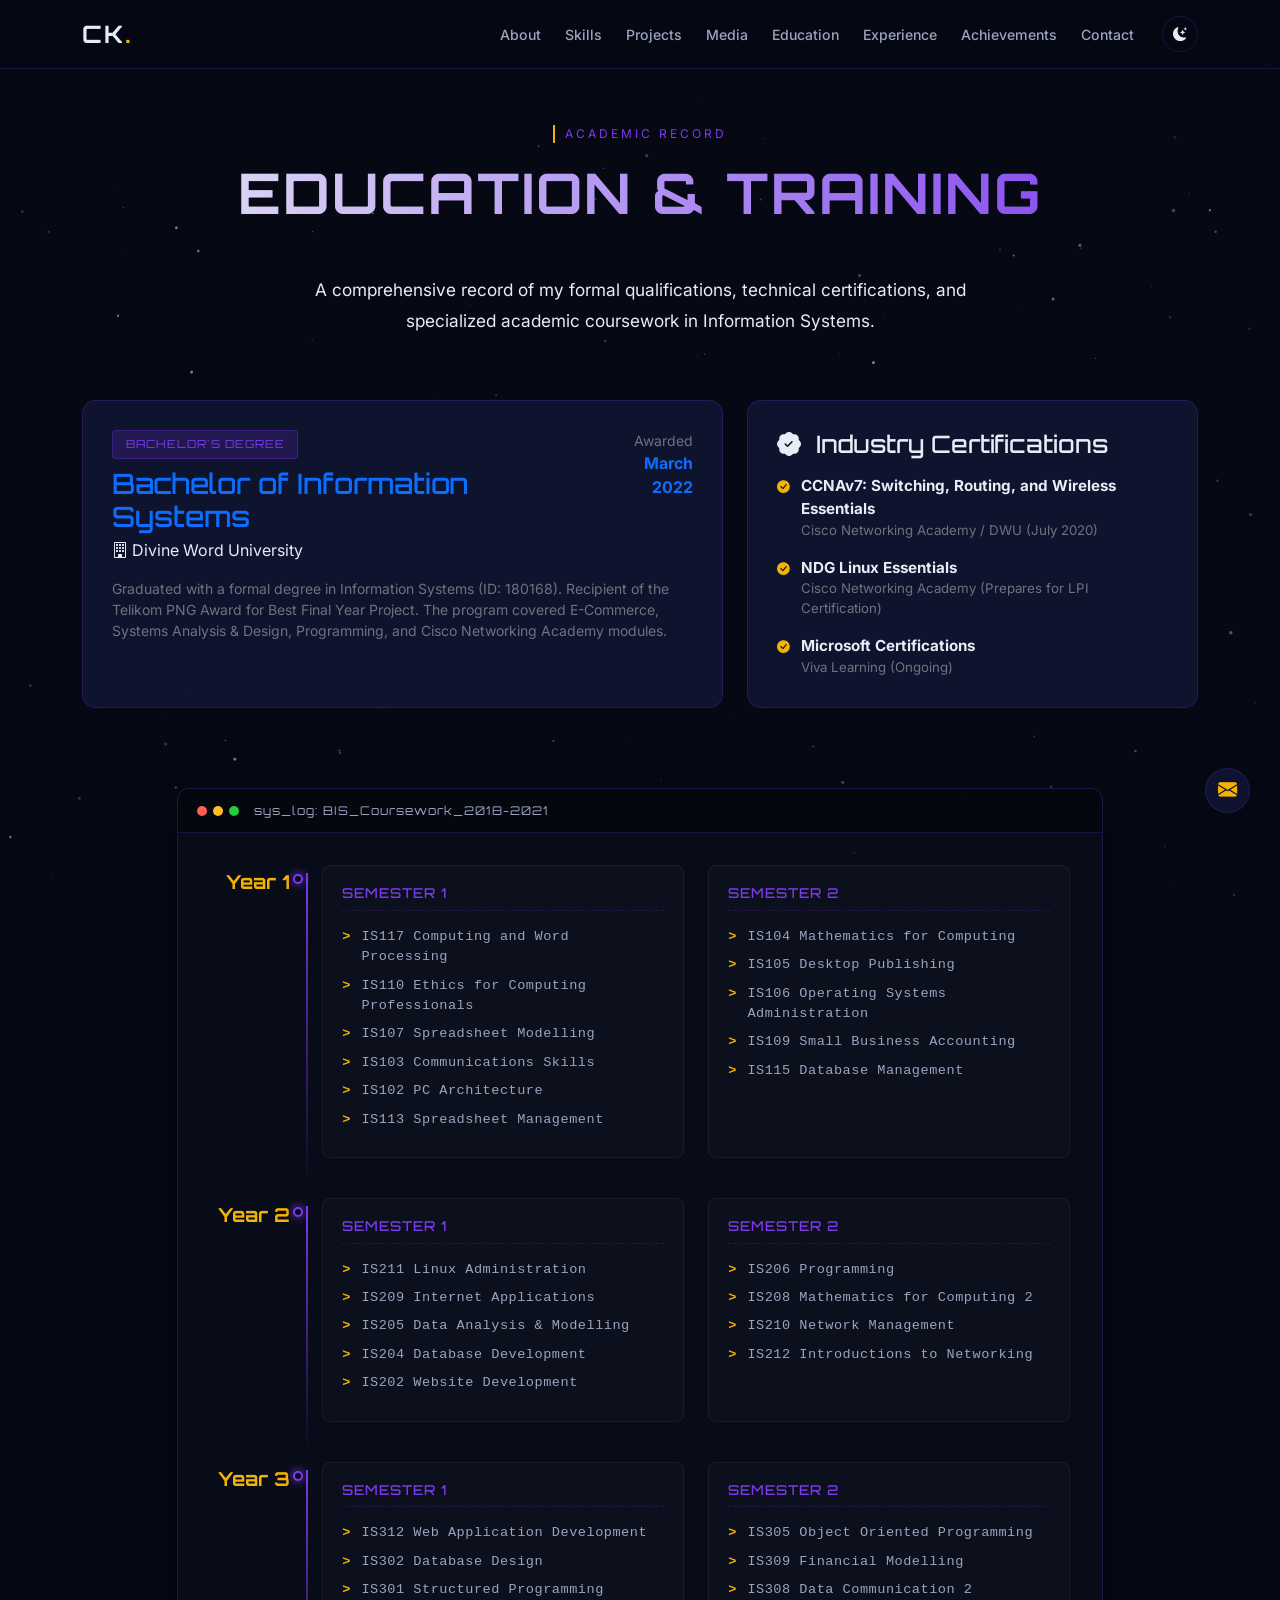
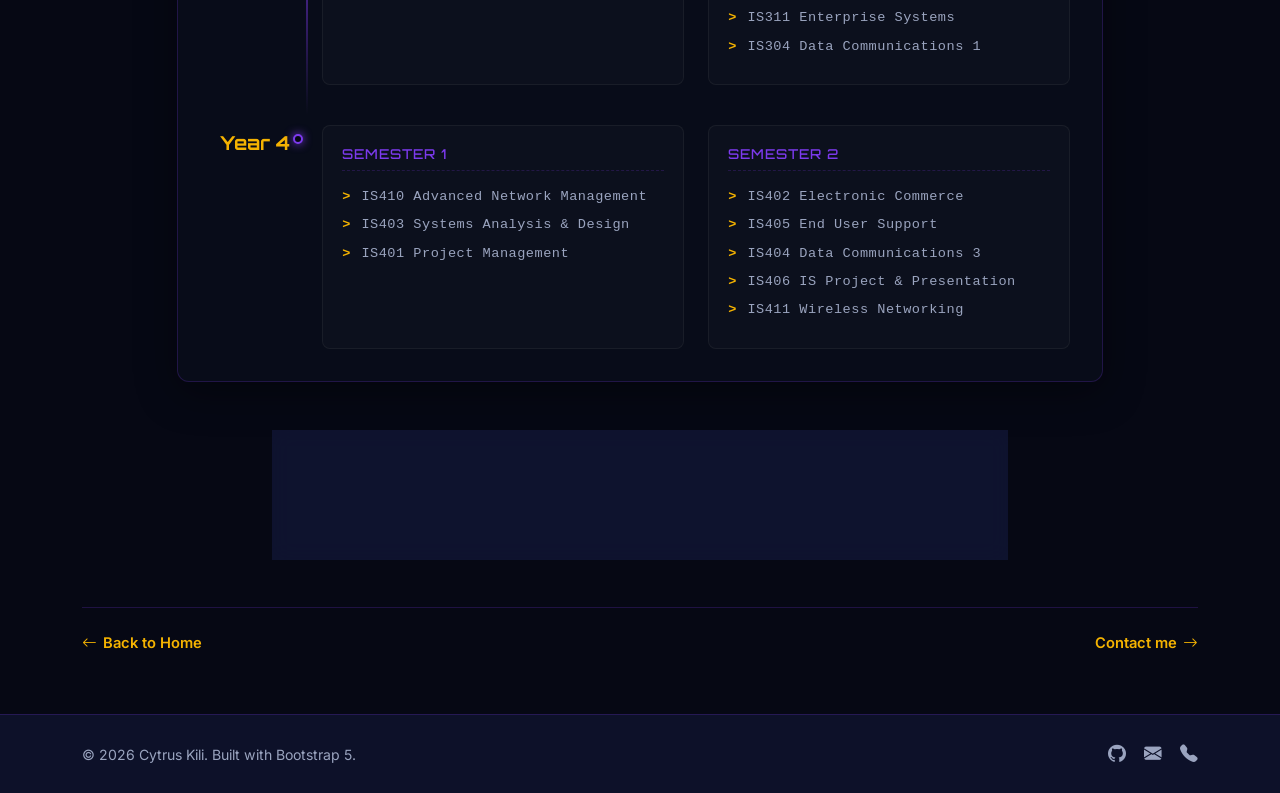
<file: education.html>
<!DOCTYPE html>
<html lang="en" data-bs-theme="dark">
<head>
  <meta charset="UTF-8">
  <meta name="viewport" content="width=device-width, initial-scale=1.0">
  <title>Education — Cytrus Kili</title>
  <link rel="icon" href="images/logo.ico" type="image/x-icon">
  <meta name="description" content="Portfolio of Cytrus Kili, ICT Support Officer at PNG Customs Service. Web development, systems support, Office 365, SharePoint, and ASYCUDA World.">
  <link href="https://cdn.jsdelivr.net/npm/bootstrap@5.3.8/dist/css/bootstrap.min.css" rel="stylesheet">
  <link rel="stylesheet" href="https://cdn.jsdelivr.net/npm/bootstrap-icons@1.13.2/font/bootstrap-icons.min.css">
  <link rel="preconnect" href="https://fonts.googleapis.com">
  <link rel="preconnect" href="https://fonts.gstatic.com" crossorigin>
  <link href="https://fonts.googleapis.com/css2?family=Orbitron:wght@500;700&family=Inter:wght@300;400;500;600&display=swap" rel="stylesheet">
  <link rel="stylesheet" href="css/style.css">
</head>
<body class="d-flex flex-column min-vh-100">
  <div class="scroll-progress" id="scrollProgress"></div>
  <canvas id="starfield"></canvas>

  <!-- NAVBAR -->
  <nav class="navbar navbar-expand-lg navbar-dark fixed-top glass-nav" id="mainNav">
    <div class="container">
      <a class="navbar-brand brand-glow" href="/">CK<span class="text-gold">.</span></a>
      <button class="navbar-toggler" type="button" data-bs-toggle="collapse" data-bs-target="#navMenu" aria-label="Toggle navigation">
        <span class="navbar-toggler-icon"></span>
      </button>
      <div class="collapse navbar-collapse" id="navMenu">
        <ul class="navbar-nav ms-auto align-items-lg-center">
          <li class="nav-item"><a class="nav-link" href="/#about">About</a></li>
          <li class="nav-item"><a class="nav-link" href="/#skills">Skills</a></li>
          <li class="nav-item"><a class="nav-link" href="/#projects">Projects</a></li>
          <li class="nav-item"><a class="nav-link" href="/#media">Media</a></li>
          <li class="nav-item"><a class="nav-link" href="/#education">Education</a></li>
          <li class="nav-item"><a class="nav-link" href="/#experience">Experience</a></li>
          <li class="nav-item"><a class="nav-link" href="/#achievements">Achievements</a></li>
          <li class="nav-item"><a class="nav-link" href="/#contact">Contact</a></li>
          <li class="nav-item ms-lg-3">
            <button class="btn btn-sm theme-toggle" id="themeToggle" aria-label="Toggle light/dark mode">
              <i class="bi bi-moon-stars-fill" id="themeIcon"></i>
            </button>
          </li>
        </ul>
      </div>
    </div>
  </nav>

  <!-- MAIN CONTENT -->
  <main class="subpage-main flex-grow-1">
    <div class="container">
      
      <!-- Stylized Page Header -->
      <header class="page-header text-center">
        <span class="section-label">Academic Record</span>
        <h1 class="page-title">Education & Training</h1>
      </header>

      <!-- Intro Text -->
      <div class="row justify-content-center mb-5">
        <div class="col-lg-8 text-center">
          <p class="lead-text">
            A comprehensive record of my formal qualifications, technical certifications, and specialized academic coursework in Information Systems.
          </p>
        </div>
      </div>

      <!-- DEGREE & CERTIFICATIONS BLOCK -->
      <div class="row g-4 mb-5">
        <!-- Degree Info -->
        <div class="col-lg-7">
          <div class="mainframe-card h-100">
            <div class="d-flex justify-content-between align-items-start mb-3">
              <div>
                <span class="sys-badge">Bachelor's Degree</span>
                <h3 class="mt-2 mb-1 text-primary">Bachelor of Information Systems</h3>
                <p class="text-gold mb-0"><i class="bi bi-building"></i> Divine Word University</p>
              </div>
              <div class="text-end">
                <span class="text-secondary small d-block">Awarded</span>
                <strong class="text-primary">March 2022</strong>
              </div>
            </div>
            <p class="text-secondary small mb-0">
              Graduated with a formal degree in Information Systems (ID: 180168). Recipient of the Telikom PNG Award for Best Final Year Project. The program covered E-Commerce, Systems Analysis & Design, Programming, and Cisco Networking Academy modules.
            </p>
          </div>
        </div>
        
        <!-- Certifications -->
        <div class="col-lg-5">
          <div class="mainframe-card h-100">
            <h4 class="mb-3 text-gold"><i class="bi bi-patch-check-fill me-2"></i> Industry Certifications</h4>
            <ul class="sys-list">
              <li>
                <strong>CCNAv7: Switching, Routing, and Wireless Essentials</strong>
                <span class="d-block text-secondary small">Cisco Networking Academy / DWU (July 2020)</span>
              </li>
              <li>
                <strong>NDG Linux Essentials</strong>
                <span class="d-block text-secondary small">Cisco Networking Academy (Prepares for LPI Certification)</span>
              </li>
              <li>
                <strong>Microsoft Certifications</strong>
                <span class="d-block text-secondary small">Viva Learning (Ongoing)</span>
              </li>
            </ul>
          </div>
        </div>
      </div>

      <!-- COURSEWORK MAINFRAME LOG -->
      <div class="row">
        <div class="col-lg-10 mx-auto">
          <div class="sys-terminal">
            <div class="terminal-header">
              <div class="terminal-dots">
                <span class="dot red"></span>
                <span class="dot yellow"></span>
                <span class="dot green"></span>
              </div>
              <span class="terminal-title">sys_log: BIS_Coursework_2018-2021</span>
            </div>
            
            <div class="terminal-body">
              
              <!-- Year 1 -->
              <div class="year-node">
                <div class="year-indicator">Year 1</div>
                <div class="semester-grid">
                  <div class="semester-block">
                    <h6 class="sem-title">Semester 1</h6>
                    <ul class="unit-list">
                      <li>IS117 Computing and Word Processing</li>
                      <li>IS110 Ethics for Computing Professionals</li>
                      <li>IS107 Spreadsheet Modelling</li>
                      <li>IS103 Communications Skills</li>
                      <li>IS102 PC Architecture</li>
                      <li>IS113 Spreadsheet Management</li>
                    </ul>
                  </div>
                  <div class="semester-block">
                    <h6 class="sem-title">Semester 2</h6>
                    <ul class="unit-list">
                      <li>IS104 Mathematics for Computing</li>
                      <li>IS105 Desktop Publishing</li>
                      <li>IS106 Operating Systems Administration</li>
                      <li>IS109 Small Business Accounting</li>
                      <li>IS115 Database Management</li>
                    </ul>
                  </div>
                </div>
              </div>

              <!-- Year 2 -->
              <div class="year-node">
                <div class="year-indicator">Year 2</div>
                <div class="semester-grid">
                  <div class="semester-block">
                    <h6 class="sem-title">Semester 1</h6>
                    <ul class="unit-list">
                      <li>IS211 Linux Administration</li>
                      <li>IS209 Internet Applications</li>
                      <li>IS205 Data Analysis & Modelling</li>
                      <li>IS204 Database Development</li>
                      <li>IS202 Website Development</li>
                    </ul>
                  </div>
                  <div class="semester-block">
                    <h6 class="sem-title">Semester 2</h6>
                    <ul class="unit-list">
                      <li>IS206 Programming</li>
                      <li>IS208 Mathematics for Computing 2</li>
                      <li>IS210 Network Management</li>
                      <li>IS212 Introductions to Networking</li>
                    </ul>
                  </div>
                </div>
              </div>

              <!-- Year 3 -->
              <div class="year-node">
                <div class="year-indicator">Year 3</div>
                <div class="semester-grid">
                  <div class="semester-block">
                    <h6 class="sem-title">Semester 1</h6>
                    <ul class="unit-list">
                      <li>IS312 Web Application Development</li>
                      <li>IS302 Database Design</li>
                      <li>IS301 Structured Programming</li>
                    </ul>
                  </div>
                  <div class="semester-block">
                    <h6 class="sem-title">Semester 2</h6>
                    <ul class="unit-list">
                      <li>IS305 Object Oriented Programming</li>
                      <li>IS309 Financial Modelling</li>
                      <li>IS308 Data Communication 2</li>
                      <li>IS311 Enterprise Systems</li>
                      <li>IS304 Data Communications 1</li>
                    </ul>
                  </div>
                </div>
              </div>

              <!-- Year 4 -->
              <div class="year-node">
                <div class="year-indicator">Year 4</div>
                <div class="semester-grid">
                  <div class="semester-block">
                    <h6 class="sem-title">Semester 1</h6>
                    <ul class="unit-list">
                      <li>IS410 Advanced Network Management</li>
                      <li>IS403 Systems Analysis & Design</li>
                      <li>IS401 Project Management</li>
                    </ul>
                  </div>
                  <div class="semester-block">
                    <h6 class="sem-title">Semester 2</h6>
                    <ul class="unit-list">
                      <li>IS402 Electronic Commerce</li>
                      <li>IS405 End User Support</li>
                      <li>IS404 Data Communications 3</li>
                      <li>IS406 IS Project & Presentation</li>
                      <li>IS411 Wireless Networking</li>
                    </ul>
                  </div>
                </div>
              </div>

            </div>
          </div>
        </div>
      </div>

      <!-- SECONDARY EDUCATION -->
      <div class="row mt-5">
        <div class="col-lg-8 mx-auto text-center">
          <div class="info-card float-card text-start">
            <h5 class="text-gold mb-2"><i class="bi bi-mortarboard-fill me-2"></i> Secondary Education</h5>
            <h6 class="mb-1">Kokopo Secondary School</h6>
            <p class="text-secondary small mb-0">2014 – 2017</p>
          </div>
        </div>
      </div>

      <!-- Inline Navigation -->
      <div class="d-flex justify-content-between align-items-center mt-5 pt-4 border-top border-secondary-subtle">
        <a href="/" class="link-arrow"><i class="bi bi-arrow-left"></i> Back to Home</a>
        <a href="/#contact" class="link-arrow">Contact me <i class="bi bi-arrow-right"></i></a>
      </div>

    </div>
  </main>

  <!-- FOOTER -->
  <footer class="site-footer mt-auto">
    <div class="container">
      <div class="row align-items-center">
        <div class="col-md-6 text-center text-md-start">
          <p class="mb-0">&copy; <span id="year"></span> Cytrus Kili. Built with Bootstrap 5.</p>
        </div>
        <div class="col-md-6 text-center text-md-end mt-2 mt-md-0">
          <a href="https://github.com/elcapitan-x-matis" target="_blank" rel="noopener" class="social-link" aria-label="GitHub"><i class="bi bi-github"></i></a>
          <a href="mailto:cykili03@gmail.com" class="social-link" aria-label="Email"><i class="bi bi-envelope-fill"></i></a>
          <a href="tel:+67575895650" class="social-link" aria-label="Phone"><i class="bi bi-telephone-fill"></i></a>
        </div>
      </div>
    </div>
  </footer>

    <!-- Floating Action Buttons -->
  <div class="floating-actions">
    <a href="mailto:cykili03@gmail.com" class="fab-btn email-btn" aria-label="Send Email" title="Send Email">
      <i class="bi bi-envelope-fill"></i>
    </a>
    <button id="scrollTopBtn" class="fab-btn scroll-btn" aria-label="Scroll to top" title="Scroll to top">
      <i class="bi bi-arrow-up-short"></i>
    </button>
  </div>
  

  <script src="https://cdn.jsdelivr.net/npm/bootstrap@5.3.8/dist/js/bootstrap.bundle.min.js"></script>
  <script src="https://ajax.googleapis.com/ajax/libs/jquery/3.7.1/jquery.min.js"></script>
  <script src="js/starfield.js"></script>
  <script src="js/main.js"></script>
</body>
</html>
</file>
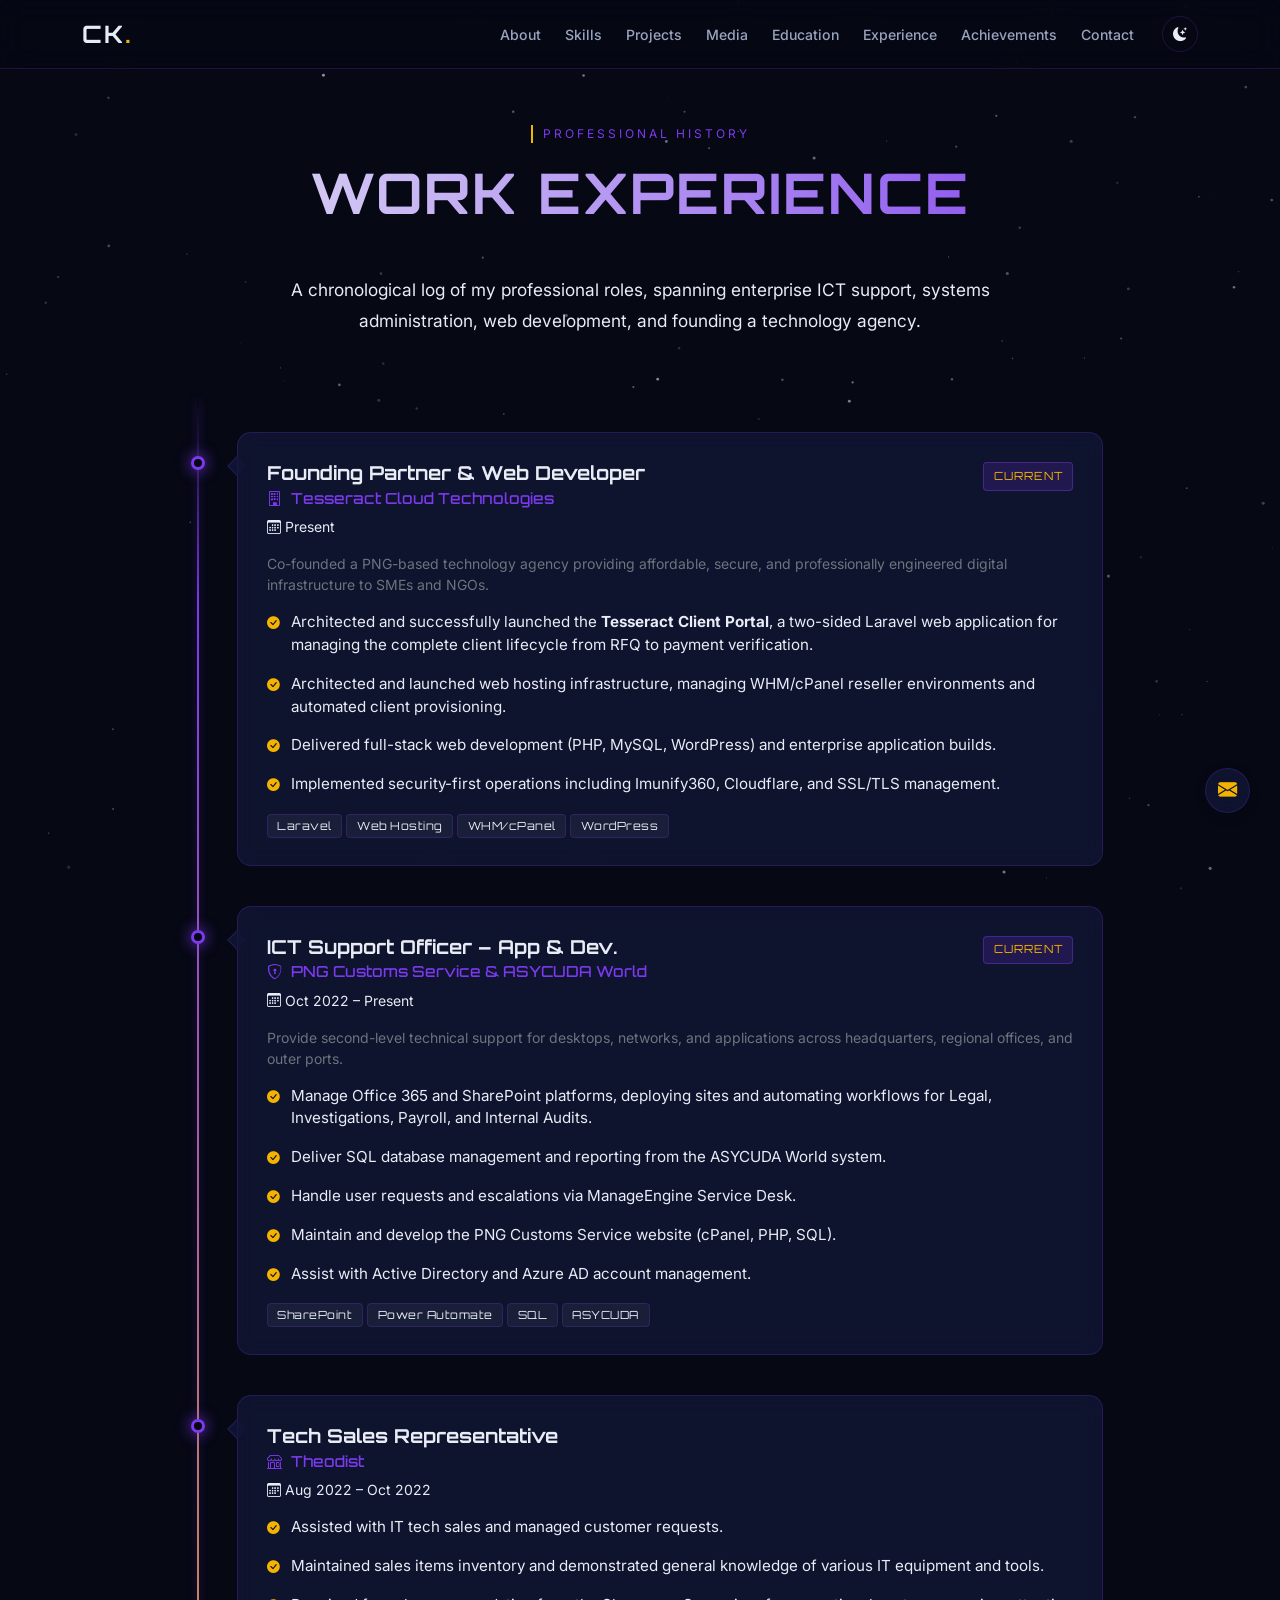
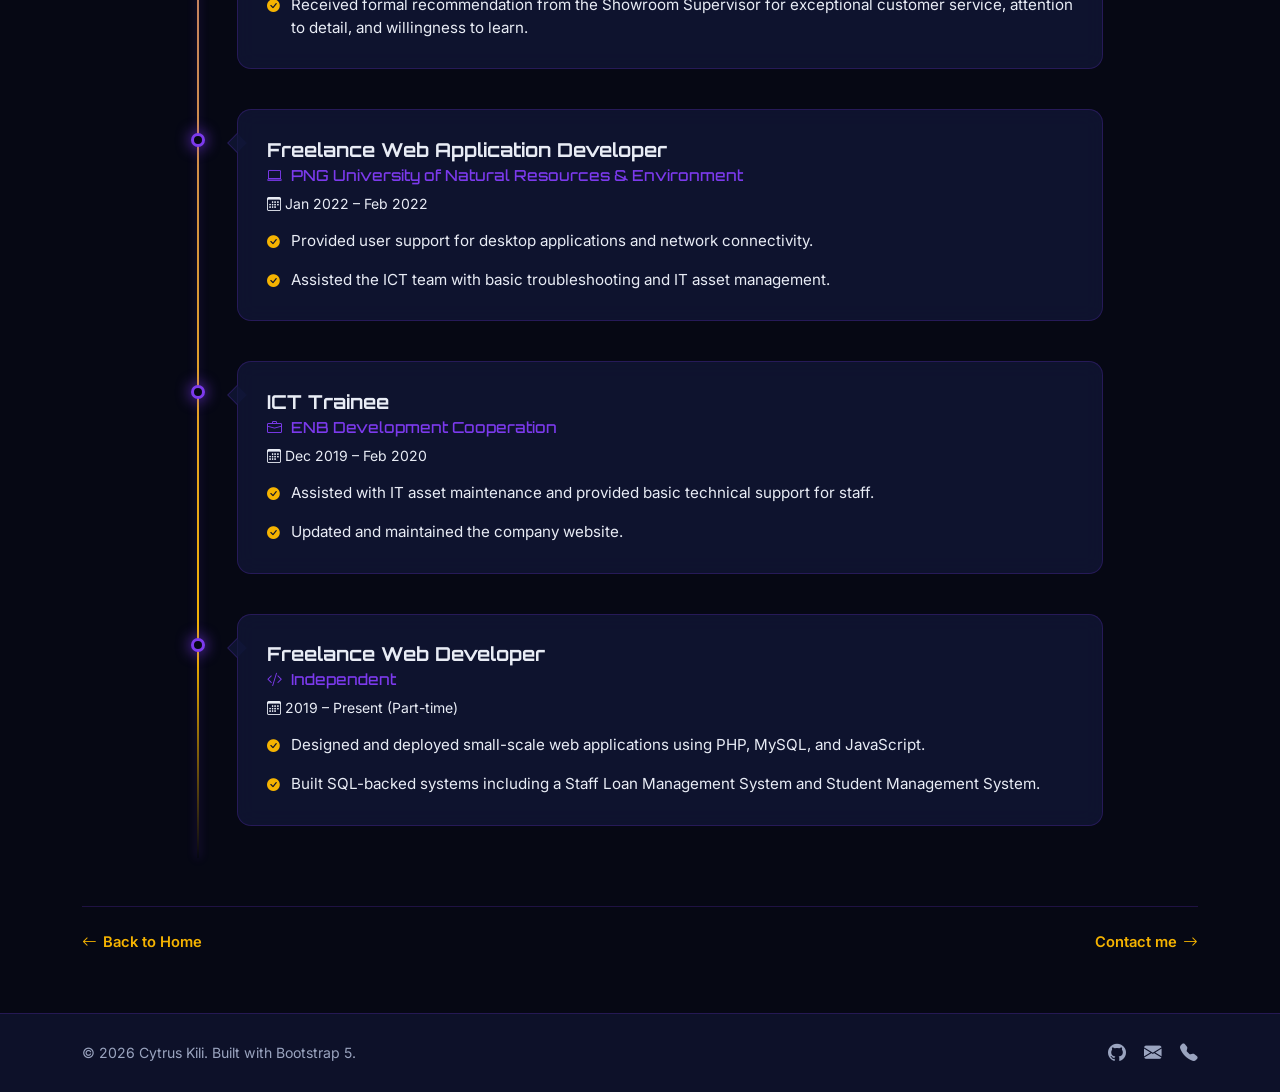
<file: experience.html>
<!DOCTYPE html>
<html lang="en" data-bs-theme="dark">
<head>
  <meta charset="UTF-8">
  <meta name="viewport" content="width=device-width, initial-scale=1.0">
  <title>Experience — Cytrus Kili</title>
  <link rel="icon" href="images/logo.ico" type="image/x-icon">
  <meta name="description" content="Portfolio of Cytrus Kili, ICT Support Officer at PNG Customs Service. Web development, systems support, Office 365, SharePoint, and ASYCUDA World.">
  <link href="https://cdn.jsdelivr.net/npm/bootstrap@5.3.8/dist/css/bootstrap.min.css" rel="stylesheet">
  <link rel="stylesheet" href="https://cdn.jsdelivr.net/npm/bootstrap-icons@1.13.2/font/bootstrap-icons.min.css">
  <link rel="preconnect" href="https://fonts.googleapis.com">
  <link rel="preconnect" href="https://fonts.gstatic.com" crossorigin>
  <link href="https://fonts.googleapis.com/css2?family=Orbitron:wght@500;700&family=Inter:wght@300;400;500;600&display=swap" rel="stylesheet">
  <link rel="stylesheet" href="css/style.css">
</head>
<body class="d-flex flex-column min-vh-100">
  <div class="scroll-progress" id="scrollProgress"></div>
  <canvas id="starfield"></canvas>

  <!-- NAVBAR -->
  <nav class="navbar navbar-expand-lg navbar-dark fixed-top glass-nav" id="mainNav">
    <div class="container">
      <a class="navbar-brand brand-glow" href="/">CK<span class="text-gold">.</span></a>
      <button class="navbar-toggler" type="button" data-bs-toggle="collapse" data-bs-target="#navMenu" aria-label="Toggle navigation">
        <span class="navbar-toggler-icon"></span>
      </button>
      <div class="collapse navbar-collapse" id="navMenu">
        <ul class="navbar-nav ms-auto align-items-lg-center">
          <li class="nav-item"><a class="nav-link" href="/#about">About</a></li>
          <li class="nav-item"><a class="nav-link" href="/#skills">Skills</a></li>
          <li class="nav-item"><a class="nav-link" href="/#projects">Projects</a></li>
          <li class="nav-item"><a class="nav-link" href="/#media">Media</a></li>
          <li class="nav-item"><a class="nav-link" href="/#education">Education</a></li>
          <li class="nav-item"><a class="nav-link" href="/#experience">Experience</a></li>
          <li class="nav-item"><a class="nav-link" href="/#achievements">Achievements</a></li>
          <li class="nav-item"><a class="nav-link" href="/#contact">Contact</a></li>
          <li class="nav-item ms-lg-3">
            <button class="btn btn-sm theme-toggle" id="themeToggle" aria-label="Toggle light/dark mode">
              <i class="bi bi-moon-stars-fill" id="themeIcon"></i>
            </button>
          </li>
        </ul>
      </div>
    </div>
  </nav>

  <!-- MAIN CONTENT -->
  <main class="subpage-main flex-grow-1">
    <div class="container">
      
      <!-- Stylized Page Header -->
      <header class="page-header text-center">
        <span class="section-label">Professional History</span>
        <h1 class="page-title">Work Experience</h1>
      </header>

      <!-- Intro Text -->
      <div class="row justify-content-center mb-5">
        <div class="col-lg-8 text-center">
          <p class="lead-text">
            A chronological log of my professional roles, spanning enterprise ICT support, systems administration, web development, and founding a technology agency.
          </p>
        </div>
      </div>

      <!-- CYBER TIMELINE -->
      <div class="row">
        <div class="col-lg-10 mx-auto">
          <div class="cyber-timeline">
            
            <!-- Role 1: Tesseract -->
            <div class="timeline-entry">
              <div class="timeline-dot"></div>
              <div class="timeline-card float-card">
                <div class="d-flex justify-content-between align-items-start flex-wrap mb-2">
                  <div>
                    <h3 class="role-title">Founding Partner & Web Developer</h3>
                    <h5 class="company-name"><i class="bi bi-building"></i> Tesseract Cloud Technologies</h5>
                  </div>
                  <span class="sys-badge bg-violet-soft text-gold">Current</span>
                </div>
                <p class="text-gold small mb-3"><i class="bi bi-calendar3"></i> Present</p>
                <p class="text-secondary small">
                  Co-founded a PNG-based technology agency providing affordable, secure, and professionally engineered digital infrastructure to SMEs and NGOs.
                </p>
                <ul class="sys-list mt-3">
                  <li>Architected and successfully launched the <strong>Tesseract Client Portal</strong>, a two-sided Laravel web application for managing the complete client lifecycle from RFQ to payment verification.</li>
                  <li>Architected and launched web hosting infrastructure, managing WHM/cPanel reseller environments and automated client provisioning.</li>
                  <li>Delivered full-stack web development (PHP, MySQL, WordPress) and enterprise application builds.</li>
                  <li>Implemented security-first operations including Imunify360, Cloudflare, and SSL/TLS management.</li>
                </ul>
                <div class="mt-3">
                   <span class="tech-tag">Laravel</span>
                   <span class="tech-tag">Web Hosting</span>
                   <span class="tech-tag">WHM/cPanel</span>
                   <span class="tech-tag">WordPress</span>
                </div>
              </div>
            </div>

            <!-- Role 2: PNG Customs -->
            <div class="timeline-entry">
              <div class="timeline-dot"></div>
              <div class="timeline-card float-card">
                <div class="d-flex justify-content-between align-items-start flex-wrap mb-2">
                  <div>
                    <h3 class="role-title">ICT Support Officer – App & Dev.</h3>
                    <h5 class="company-name"><i class="bi bi-shield-lock"></i> PNG Customs Service & ASYCUDA World</h5>
                  </div>
                  <span class="sys-badge bg-violet-soft text-gold">Current</span>
                </div>
                <p class="text-gold small mb-3"><i class="bi bi-calendar3"></i> Oct 2022 – Present</p>
                <p class="text-secondary small">
                  Provide second-level technical support for desktops, networks, and applications across headquarters, regional offices, and outer ports.
                </p>
                <ul class="sys-list mt-3">
                  <li>Manage Office 365 and SharePoint platforms, deploying sites and automating workflows for Legal, Investigations, Payroll, and Internal Audits.</li>
                  <li>Deliver SQL database management and reporting from the ASYCUDA World system.</li>
                  <li>Handle user requests and escalations via ManageEngine Service Desk.</li>
                  <li>Maintain and develop the PNG Customs Service website (cPanel, PHP, SQL).</li>
                  <li>Assist with Active Directory and Azure AD account management.</li>
                </ul>
                <div class="mt-3">
                   <span class="tech-tag">SharePoint</span>
                   <span class="tech-tag">Power Automate</span>
                   <span class="tech-tag">SQL</span>
                   <span class="tech-tag">ASYCUDA</span>
                </div>
              </div>
            </div>

            <!-- Role 3: Theodist -->
            <div class="timeline-entry">
              <div class="timeline-dot"></div>
              <div class="timeline-card float-card">
                <div class="d-flex justify-content-between align-items-start flex-wrap mb-2">
                  <div>
                    <h3 class="role-title">Tech Sales Representative</h3>
                    <h5 class="company-name"><i class="bi bi-shop"></i> Theodist</h5>
                  </div>
                </div>
                <p class="text-gold small mb-3"><i class="bi bi-calendar3"></i> Aug 2022 – Oct 2022</p>
                <ul class="sys-list mt-3">
                  <li>Assisted with IT tech sales and managed customer requests.</li>
                  <li>Maintained sales items inventory and demonstrated general knowledge of various IT equipment and tools.</li>
                  <li>Received formal recommendation from the Showroom Supervisor for exceptional customer service, attention to detail, and willingness to learn.</li>
                </ul>
              </div>
            </div>

            <!-- Role 4: Freelance UNRE -->
            <div class="timeline-entry">
              <div class="timeline-dot"></div>
              <div class="timeline-card float-card">
                <div class="d-flex justify-content-between align-items-start flex-wrap mb-2">
                  <div>
                    <h3 class="role-title">Freelance Web Application Developer</h3>
                    <h5 class="company-name"><i class="bi bi-laptop"></i> PNG University of Natural Resources & Environment</h5>
                  </div>
                </div>
                <p class="text-gold small mb-3"><i class="bi bi-calendar3"></i> Jan 2022 – Feb 2022</p>
                <ul class="sys-list mt-3">
                  <li>Provided user support for desktop applications and network connectivity.</li>
                  <li>Assisted the ICT team with basic troubleshooting and IT asset management.</li>
                </ul>
              </div>
            </div>

            <!-- Role 5: ICT Trainee -->
            <div class="timeline-entry">
              <div class="timeline-dot"></div>
              <div class="timeline-card float-card">
                <div class="d-flex justify-content-between align-items-start flex-wrap mb-2">
                  <div>
                    <h3 class="role-title">ICT Trainee</h3>
                    <h5 class="company-name"><i class="bi bi-briefcase"></i> ENB Development Cooperation</h5>
                  </div>
                </div>
                <p class="text-gold small mb-3"><i class="bi bi-calendar3"></i> Dec 2019 – Feb 2020</p>
                <ul class="sys-list mt-3">
                  <li>Assisted with IT asset maintenance and provided basic technical support for staff.</li>
                  <li>Updated and maintained the company website.</li>
                </ul>
              </div>
            </div>

            <!-- Role 6: Freelance Web Developer -->
            <div class="timeline-entry">
              <div class="timeline-dot"></div>
              <div class="timeline-card float-card">
                <div class="d-flex justify-content-between align-items-start flex-wrap mb-2">
                  <div>
                    <h3 class="role-title">Freelance Web Developer</h3>
                    <h5 class="company-name"><i class="bi bi-code-slash"></i> Independent</h5>
                  </div>
                </div>
                <p class="text-gold small mb-3"><i class="bi bi-calendar3"></i> 2019 – Present (Part-time)</p>
                <ul class="sys-list mt-3">
                  <li>Designed and deployed small-scale web applications using PHP, MySQL, and JavaScript.</li>
                  <li>Built SQL-backed systems including a Staff Loan Management System and Student Management System.</li>
                </ul>
              </div>
            </div>

          </div>
        </div>
      </div>

      <!-- Inline Navigation -->
      <div class="d-flex justify-content-between align-items-center mt-5 pt-4 border-top border-secondary-subtle">
        <a href="/" class="link-arrow"><i class="bi bi-arrow-left"></i> Back to Home</a>
        <a href="/#contact" class="link-arrow">Contact me <i class="bi bi-arrow-right"></i></a>
      </div>

    </div>
  </main>

  <!-- FOOTER -->
  <footer class="site-footer mt-auto">
    <div class="container">
      <div class="row align-items-center">
        <div class="col-md-6 text-center text-md-start">
          <p class="mb-0">&copy; <span id="year"></span> Cytrus Kili. Built with Bootstrap 5.</p>
        </div>
        <div class="col-md-6 text-center text-md-end mt-2 mt-md-0">
          <a href="https://github.com/elcapitan-x-matis" target="_blank" rel="noopener" class="social-link" aria-label="GitHub"><i class="bi bi-github"></i></a>
          <a href="mailto:cykili03@gmail.com" class="social-link" aria-label="Email"><i class="bi bi-envelope-fill"></i></a>
          <a href="tel:+67575895650" class="social-link" aria-label="Phone"><i class="bi bi-telephone-fill"></i></a>
        </div>
      </div>
    </div>
  </footer>

    <!-- Floating Action Buttons -->
  <div class="floating-actions">
    <a href="mailto:cykili03@gmail.com" class="fab-btn email-btn" aria-label="Send Email" title="Send Email">
      <i class="bi bi-envelope-fill"></i>
    </a>
    <button id="scrollTopBtn" class="fab-btn scroll-btn" aria-label="Scroll to top" title="Scroll to top">
      <i class="bi bi-arrow-up-short"></i>
    </button>
  </div>
  

  <script src="https://cdn.jsdelivr.net/npm/bootstrap@5.3.8/dist/js/bootstrap.bundle.min.js"></script>
  <script src="https://ajax.googleapis.com/ajax/libs/jquery/3.7.1/jquery.min.js"></script>
  <script src="js/starfield.js"></script>
  <script src="js/main.js"></script>
</body>
</html>
</file>
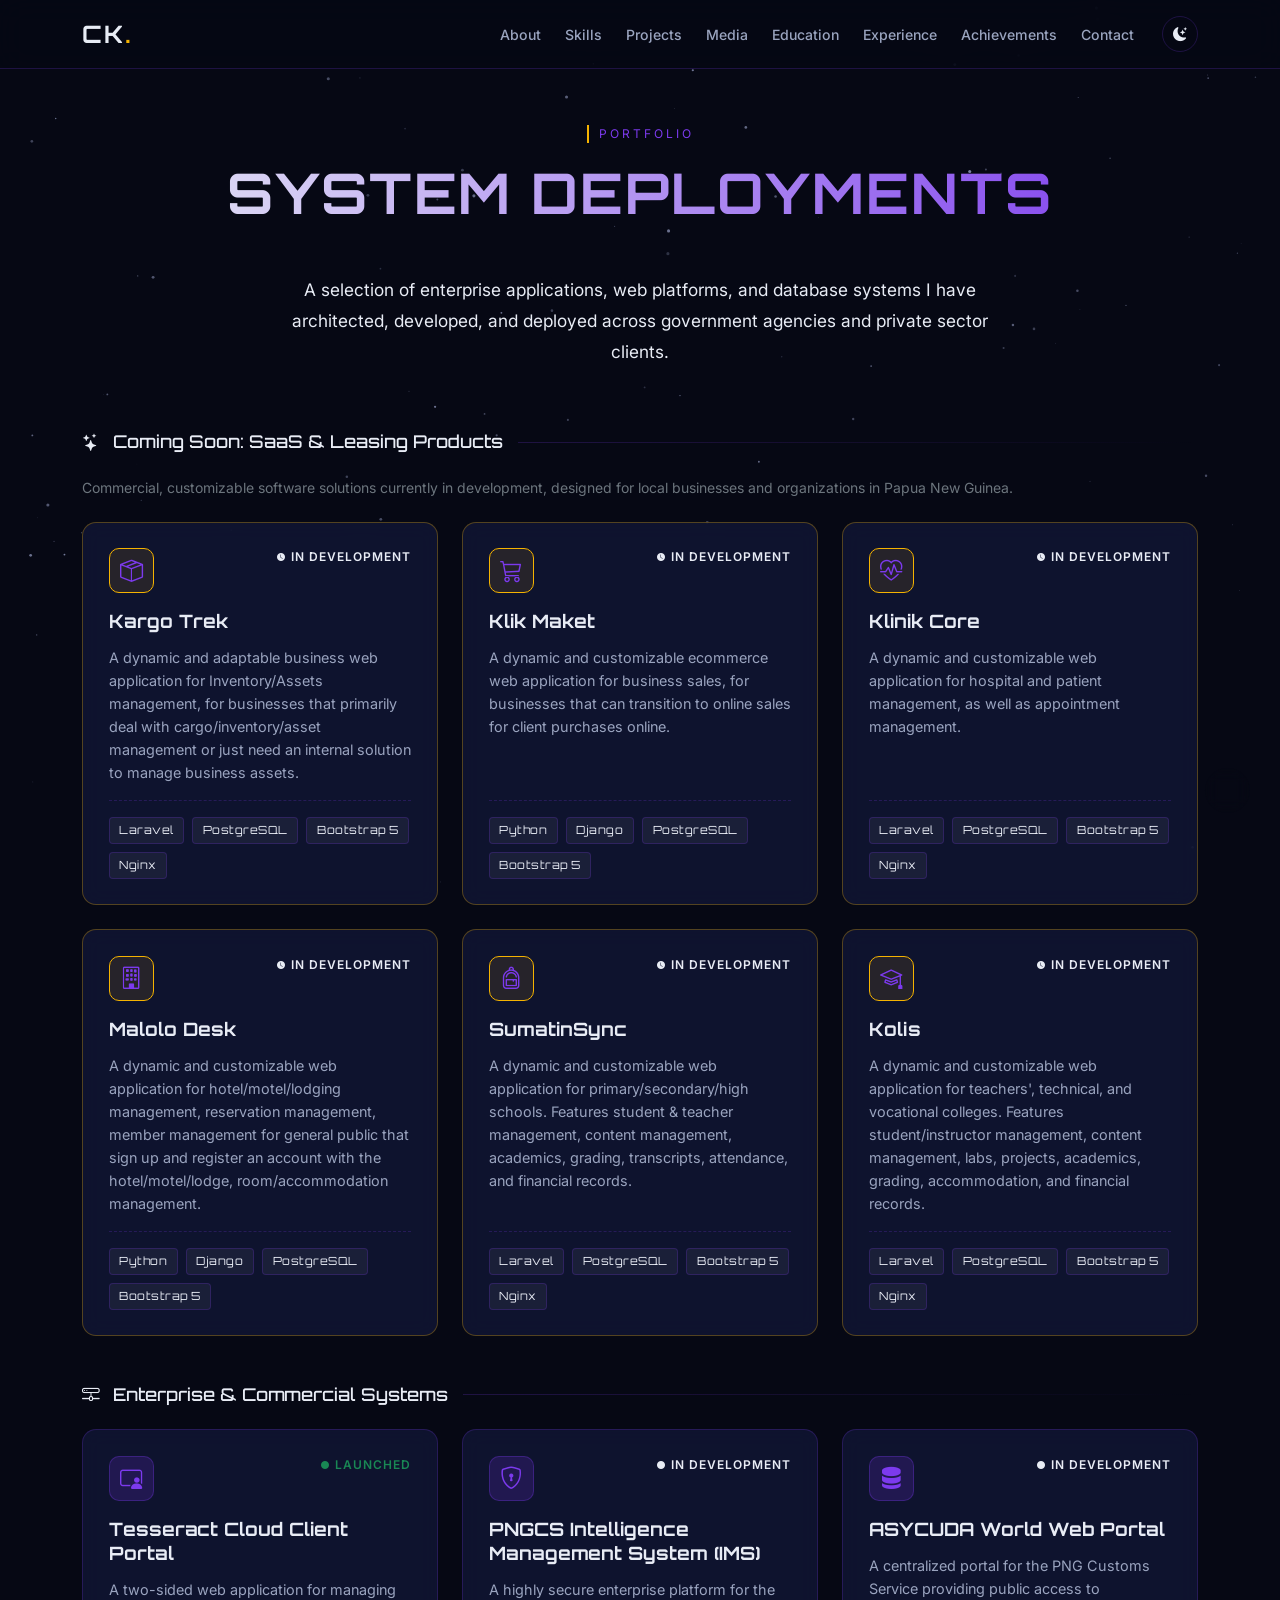
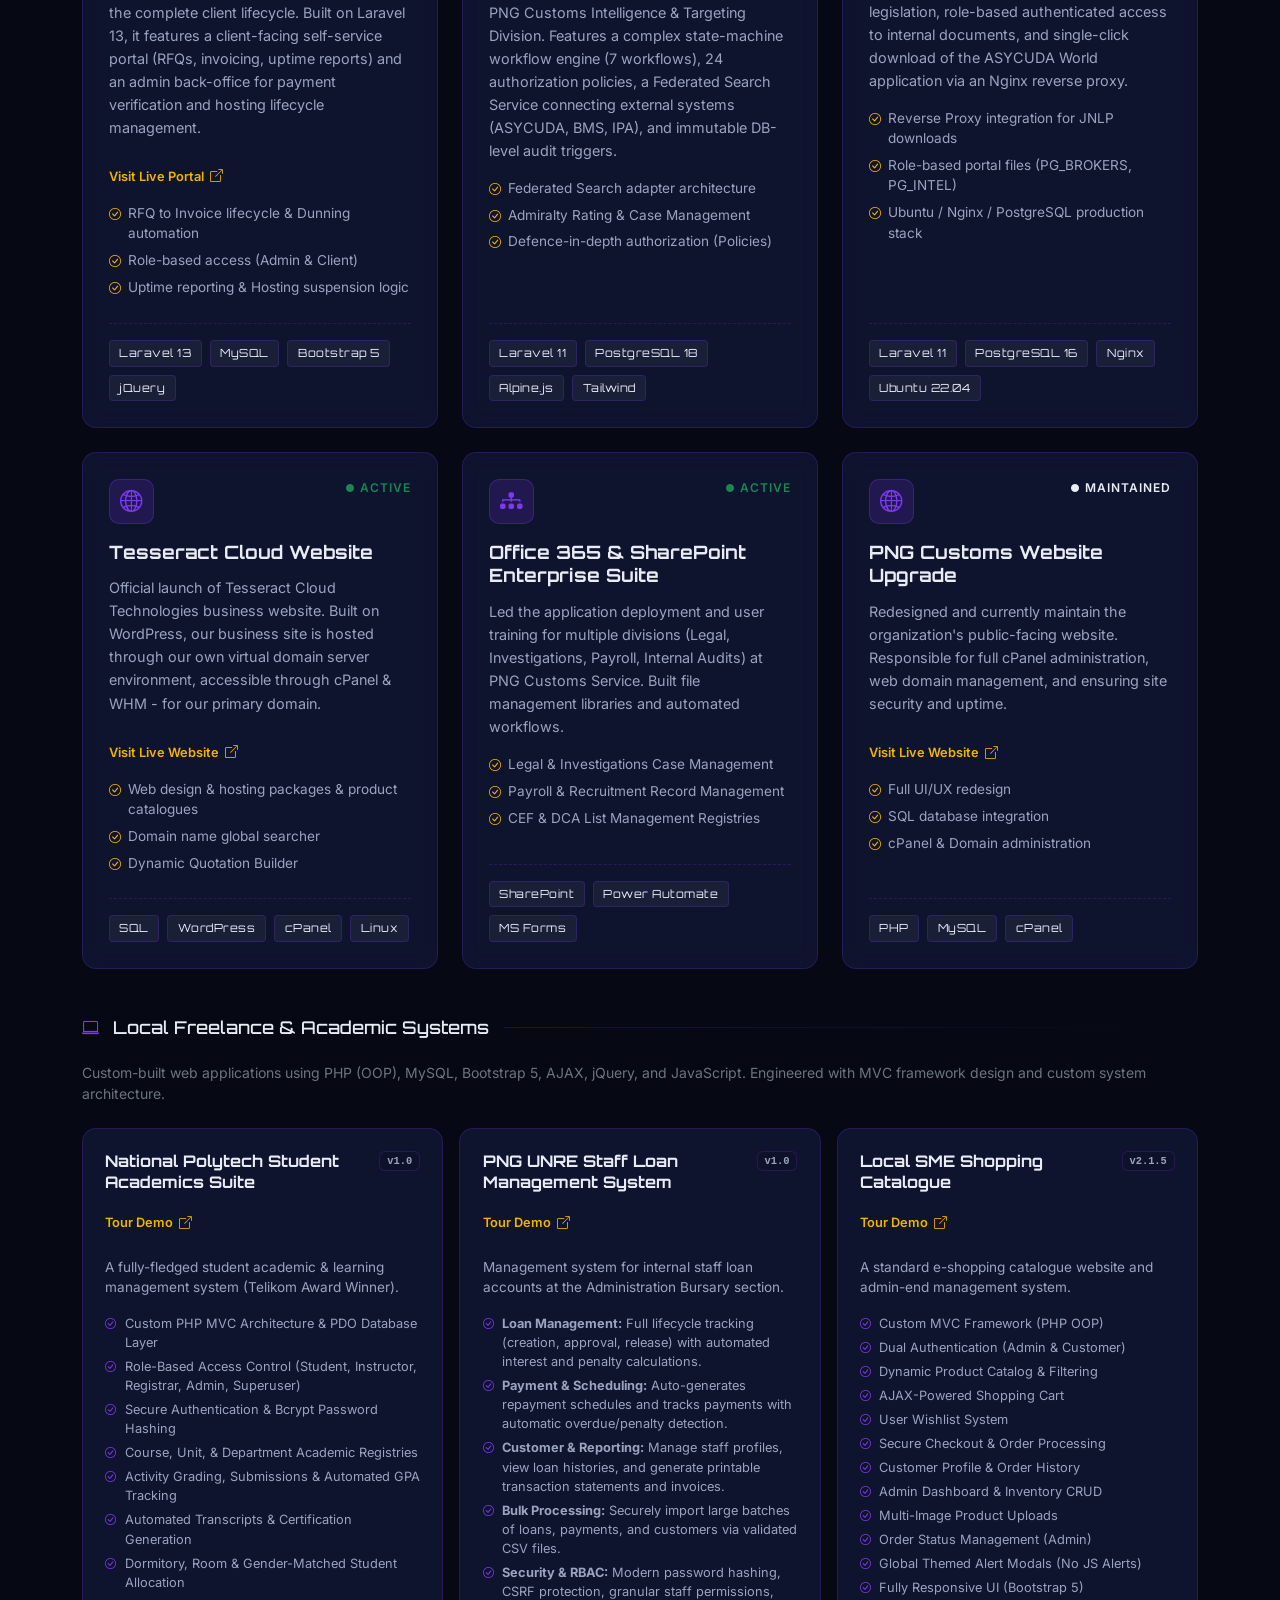
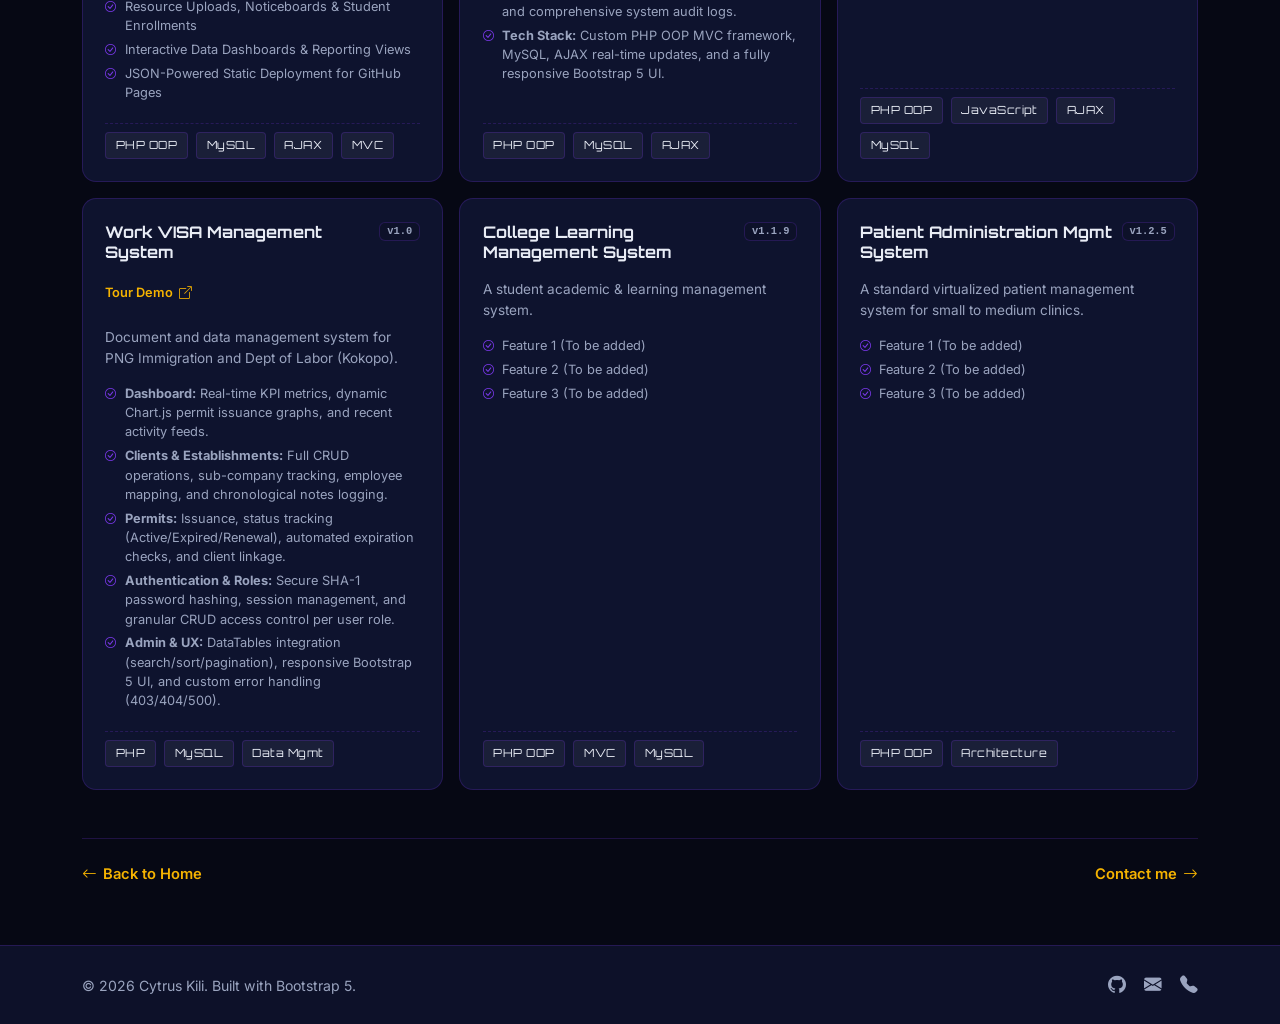
<file: projects.html>
<!DOCTYPE html>
<html lang="en" data-bs-theme="dark">
<head>
  <meta charset="UTF-8">
  <meta name="viewport" content="width=device-width, initial-scale=1.0">
  <title>Projects — Cytrus Kili</title>
  <link rel="icon" href="images/logo.ico" type="image/x-icon">
  <meta name="description" content="Portfolio of Cytrus Kili, ICT Support Officer at PNG Customs Service. Web development, systems support, Office 365, SharePoint, and ASYCUDA World.">
  <link href="https://cdn.jsdelivr.net/npm/bootstrap@5.3.8/dist/css/bootstrap.min.css" rel="stylesheet">
  <link rel="stylesheet" href="https://cdn.jsdelivr.net/npm/bootstrap-icons@1.13.2/font/bootstrap-icons.min.css">
  <link rel="preconnect" href="https://fonts.googleapis.com">
  <link rel="preconnect" href="https://fonts.gstatic.com" crossorigin>
  <link href="https://fonts.googleapis.com/css2?family=Orbitron:wght@500;700&family=Inter:wght@300;400;500;600&display=swap" rel="stylesheet">
  <link rel="stylesheet" href="css/style.css">
</head>
<body class="d-flex flex-column min-vh-100">
  <div class="scroll-progress" id="scrollProgress"></div>
  <canvas id="starfield"></canvas>

  <!-- NAVBAR -->
  <nav class="navbar navbar-expand-lg navbar-dark fixed-top glass-nav" id="mainNav">
    <div class="container">
      <a class="navbar-brand brand-glow" href="/">CK<span class="text-gold">.</span></a>
      <button class="navbar-toggler" type="button" data-bs-toggle="collapse" data-bs-target="#navMenu" aria-label="Toggle navigation">
        <span class="navbar-toggler-icon"></span>
      </button>
      <div class="collapse navbar-collapse" id="navMenu">
        <ul class="navbar-nav ms-auto align-items-lg-center">
          <li class="nav-item"><a class="nav-link" href="/#about">About</a></li>
          <li class="nav-item"><a class="nav-link" href="/#skills">Skills</a></li>
          <li class="nav-item"><a class="nav-link" href="/#projects">Projects</a></li>
          <li class="nav-item"><a class="nav-link" href="/#media">Media</a></li>
          <li class="nav-item"><a class="nav-link" href="/#education">Education</a></li>
          <li class="nav-item"><a class="nav-link" href="/#experience">Experience</a></li>
          <li class="nav-item"><a class="nav-link" href="/#achievements">Achievements</a></li>
          <li class="nav-item"><a class="nav-link" href="/#contact">Contact</a></li>
          <li class="nav-item ms-lg-3">
            <button class="btn btn-sm theme-toggle" id="themeToggle" aria-label="Toggle light/dark mode">
              <i class="bi bi-moon-stars-fill" id="themeIcon"></i>
            </button>
          </li>
        </ul>
      </div>
    </div>
  </nav>

  <!-- MAIN CONTENT -->
  <main class="subpage-main flex-grow-1">
    <div class="container">
      
      <!-- Stylized Page Header -->
      <header class="page-header text-center">
        <span class="section-label">Portfolio</span>
        <h1 class="page-title">System Deployments</h1>
      </header>

      <!-- Intro Text -->
      <div class="row justify-content-center mb-5">
        <div class="col-lg-8 text-center">
          <p class="lead-text">
            A selection of enterprise applications, web platforms, and database systems I have architected, developed, and deployed across government agencies and private sector clients.
          </p>
        </div>
      </div>

        <!-- ==========================================
           UPCOMING SAAS PRODUCTS (Coming Soon)
           ========================================== -->
      <div class="section-header-wrap mb-4 mt-5">
        <h3 class="section-subtitle"><i class="bi bi-stars text-gold me-2"></i> Coming Soon: SaaS & Leasing Products</h3>
        <div class="section-line"></div>
      </div>
      
      <p class="text-secondary small mb-4">
        Commercial, customizable software solutions currently in development, designed for local businesses and organizations in Papua New Guinea.
      </p>

      <div class="row g-4 mb-5">
        
        <!-- Kargo Trek -->
        <div class="col-md-6 col-lg-4">
          <div class="project-node float-card h-100" style="border-color: rgba(245, 179, 1, 0.3);">
            <div class="node-header">
              <div class="node-icon-wrap" style="background: rgba(245, 179, 1, 0.1); border-color: var(--accent-gold);">
                <i class="bi bi-box-seam node-icon text-gold"></i>
              </div>
              <span class="node-status text-gold"><i class="bi bi-clock-fill"></i> In Development</span>
            </div>
            <h4 class="node-title">Kargo Trek</h4>
            <p class="node-desc">
              A dynamic and adaptable business web application for Inventory/Assets management, for businesses that primarily deal with cargo/inventory/asset management or just need an internal solution to manage business assets.
            </p>
            <div class="node-tags mt-auto">
              <span class="tech-tag">Laravel</span>
              <span class="tech-tag">PostgreSQL</span>
              <span class="tech-tag">Bootstrap 5</span>
              <span class="tech-tag">Nginx</span>
            </div>
          </div>
        </div>

        <!-- Klik Maket -->
        <div class="col-md-6 col-lg-4">
          <div class="project-node float-card h-100" style="border-color: rgba(245, 179, 1, 0.3);">
            <div class="node-header">
              <div class="node-icon-wrap" style="background: rgba(245, 179, 1, 0.1); border-color: var(--accent-gold);">
                <i class="bi bi-cart3 node-icon text-gold"></i>
              </div>
              <span class="node-status text-gold"><i class="bi bi-clock-fill"></i> In Development</span>
            </div>
            <h4 class="node-title">Klik Maket</h4>
            <p class="node-desc">
              A dynamic and customizable ecommerce web application for business sales, for businesses that can transition to online sales for client purchases online.
            </p>
            <div class="node-tags mt-auto">
              <span class="tech-tag">Python</span>
              <span class="tech-tag">Django</span>
              <span class="tech-tag">PostgreSQL</span>
              <span class="tech-tag">Bootstrap 5</span>
            </div>
          </div>
        </div>

        <!-- Klinik Core -->
        <div class="col-md-6 col-lg-4">
          <div class="project-node float-card h-100" style="border-color: rgba(245, 179, 1, 0.3);">
            <div class="node-header">
              <div class="node-icon-wrap" style="background: rgba(245, 179, 1, 0.1); border-color: var(--accent-gold);">
                <i class="bi bi-heart-pulse node-icon text-gold"></i>
              </div>
              <span class="node-status text-gold"><i class="bi bi-clock-fill"></i> In Development</span>
            </div>
            <h4 class="node-title">Klinik Core</h4>
            <p class="node-desc">
              A dynamic and customizable web application for hospital and patient management, as well as appointment management.
            </p>
            <div class="node-tags mt-auto">
              <span class="tech-tag">Laravel</span>
              <span class="tech-tag">PostgreSQL</span>
              <span class="tech-tag">Bootstrap 5</span>
              <span class="tech-tag">Nginx</span>
            </div>
          </div>
        </div>

        <!-- Malolo Desk -->
        <div class="col-md-6 col-lg-4">
          <div class="project-node float-card h-100" style="border-color: rgba(245, 179, 1, 0.3);">
            <div class="node-header">
              <div class="node-icon-wrap" style="background: rgba(245, 179, 1, 0.1); border-color: var(--accent-gold);">
                <i class="bi bi-building node-icon text-gold"></i>
              </div>
              <span class="node-status text-gold"><i class="bi bi-clock-fill"></i> In Development</span>
            </div>
            <h4 class="node-title">Malolo Desk</h4>
            <p class="node-desc">
              A dynamic and customizable web application for hotel/motel/lodging management, reservation management, member management for general public that sign up and register an account with the hotel/motel/lodge, room/accommodation management.
            </p>
            <div class="node-tags mt-auto">
              <span class="tech-tag">Python</span>
              <span class="tech-tag">Django</span>
              <span class="tech-tag">PostgreSQL</span>
              <span class="tech-tag">Bootstrap 5</span>
            </div>
          </div>
        </div>

        <!-- SumatinSync -->
        <div class="col-md-6 col-lg-4">
          <div class="project-node float-card h-100" style="border-color: rgba(245, 179, 1, 0.3);">
            <div class="node-header">
              <div class="node-icon-wrap" style="background: rgba(245, 179, 1, 0.1); border-color: var(--accent-gold);">
                <i class="bi bi-backpack node-icon text-gold"></i>
              </div>
              <span class="node-status text-gold"><i class="bi bi-clock-fill"></i> In Development</span>
            </div>
            <h4 class="node-title">SumatinSync</h4>
            <p class="node-desc">
              A dynamic and customizable web application for primary/secondary/high schools. Features student & teacher management, content management, academics, grading, transcripts, attendance, and financial records.
            </p>
            <div class="node-tags mt-auto">
              <span class="tech-tag">Laravel</span>
              <span class="tech-tag">PostgreSQL</span>
              <span class="tech-tag">Bootstrap 5</span>
              <span class="tech-tag">Nginx</span>
            </div>
          </div>
        </div>

        <!-- Kolis -->
        <div class="col-md-6 col-lg-4">
          <div class="project-node float-card h-100" style="border-color: rgba(245, 179, 1, 0.3);">
            <div class="node-header">
              <div class="node-icon-wrap" style="background: rgba(245, 179, 1, 0.1); border-color: var(--accent-gold);">
                <i class="bi bi-mortarboard node-icon text-gold"></i>
              </div>
              <span class="node-status text-gold"><i class="bi bi-clock-fill"></i> In Development</span>
            </div>
            <h4 class="node-title">Kolis</h4>
            <p class="node-desc">
              A dynamic and customizable web application for teachers', technical, and vocational colleges. Features student/instructor management, content management, labs, projects, academics, grading, accommodation, and financial records.
            </p>
            <div class="node-tags mt-auto">
              <span class="tech-tag">Laravel</span>
              <span class="tech-tag">PostgreSQL</span>
              <span class="tech-tag">Bootstrap 5</span>
              <span class="tech-tag">Nginx</span>
            </div>
          </div>
        </div>

      </div>

      <!-- ==========================================
           ENTERPRISE & COMMERCIAL SYSTEMS
           ========================================== -->
      <div class="section-header-wrap mb-4 mt-2">
        <h3 class="section-subtitle"><i class="bi bi-hdd-network text-gold me-2"></i> Enterprise & Commercial Systems</h3>
        <div class="section-line"></div>
      </div>

      <div class="row g-4 mb-5">
        
        <!-- Project 1: Tesseract Client Portal -->
        <div class="col-md-6 col-lg-4">
          <div class="project-node float-card h-100">
            <div class="node-header">
              <div class="node-icon-wrap">
                <i class="bi bi-person-video3 node-icon"></i>
              </div>
              <span class="node-status text-success"><i class="bi bi-circle-fill"></i> Launched</span>
            </div>
            <h4 class="node-title">Tesseract Cloud Client Portal</h4>
            <p class="node-desc">
              A two-sided web application for managing the complete client lifecycle. Built on Laravel 13, it features a client-facing self-service portal (RFQs, invoicing, uptime reports) and an admin back-office for payment verification and hosting lifecycle management.
            </p>
            <div class="mt-2 mb-3">
              <a href="https://client.tesseract-pg.com" target="_blank" rel="noopener" class="link-arrow" style="font-size: 0.8rem;">Visit Live Portal <i class="bi bi-box-arrow-up-right"></i></a>
            </div>
            <ul class="node-features">
              <li>RFQ to Invoice lifecycle & Dunning automation</li>
              <li>Role-based access (Admin & Client)</li>
              <li>Uptime reporting & Hosting suspension logic</li>
            </ul>
            <div class="node-tags mt-auto">
              <span class="tech-tag">Laravel 13</span>
              <span class="tech-tag">MySQL</span>
              <span class="tech-tag">Bootstrap 5</span>
              <span class="tech-tag">jQuery</span>
            </div>
          </div>
        </div>

        <!-- Project 2: PNGCS Intelligence Management System -->
        <div class="col-md-6 col-lg-4">
          <div class="project-node float-card h-100">
            <div class="node-header">
              <div class="node-icon-wrap">
                <i class="bi bi-shield-lock node-icon"></i>
              </div>
              <span class="node-status text-gold"><i class="bi bi-circle-fill"></i> In Development</span>
            </div>
            <h4 class="node-title">PNGCS Intelligence Management System (IMS)</h4>
            <p class="node-desc">
              A highly secure enterprise platform for the PNG Customs Intelligence & Targeting Division. Features a complex state-machine workflow engine (7 workflows), 24 authorization policies, a Federated Search Service connecting external systems (ASYCUDA, BMS, IPA), and immutable DB-level audit triggers.
            </p>
            <ul class="node-features">
              <li>Federated Search adapter architecture</li>
              <li>Admiralty Rating & Case Management</li>
              <li>Defence-in-depth authorization (Policies)</li>
            </ul>
            <div class="node-tags mt-auto">
              <span class="tech-tag">Laravel 11</span>
              <span class="tech-tag">PostgreSQL 18</span>
              <span class="tech-tag">Alpine.js</span>
              <span class="tech-tag">Tailwind</span>
            </div>
          </div>
        </div>

        <!-- Project 3: ASYCUDA World Web Portal -->
        <div class="col-md-6 col-lg-4">
          <div class="project-node float-card h-100">
            <div class="node-header">
              <div class="node-icon-wrap">
                <i class="bi bi-server node-icon"></i>
              </div>
              <span class="node-status text-gold"><i class="bi bi-circle-fill"></i> In Development</span>
            </div>
            <h4 class="node-title">ASYCUDA World Web Portal</h4>
            <p class="node-desc">
              A centralized portal for the PNG Customs Service providing public access to legislation, role-based authenticated access to internal documents, and single-click download of the ASYCUDA World application via an Nginx reverse proxy.
            </p>
            <ul class="node-features">
              <li>Reverse Proxy integration for JNLP downloads</li>
              <li>Role-based portal files (PG_BROKERS, PG_INTEL)</li>
              <li>Ubuntu / Nginx / PostgreSQL production stack</li>
            </ul>
            <div class="node-tags mt-auto">
              <span class="tech-tag">Laravel 11</span>
              <span class="tech-tag">PostgreSQL 16</span>
              <span class="tech-tag">Nginx</span>
              <span class="tech-tag">Ubuntu 22.04</span>
            </div>
          </div>
        </div>

        <!-- Project 4: Tesseract Cloud Technologies Official website -->
        <div class="col-md-6 col-lg-4">
          <div class="project-node float-card h-100">
            <div class="node-header">
              <div class="node-icon-wrap">
                <i class="bi bi-globe2 node-icon"></i>
              </div>
              <span class="node-status text-success"><i class="bi bi-circle-fill"></i> Active</span>
            </div>
            <h4 class="node-title">Tesseract Cloud Website</h4>
            <p class="node-desc">
              Official launch of Tesseract Cloud Technologies business website. Built on WordPress, our business site is hosted through our own virtual domain server environment, accessible through cPanel & WHM - for our primary domain.
            </p>
            <div class="mt-2 mb-3">
              <a href="https://tesseract-pg.com" target="_blank" rel="noopener" class="link-arrow" style="font-size: 0.8rem;">Visit Live Website <i class="bi bi-box-arrow-up-right"></i></a>
            </div>
            <ul class="node-features">
              <li>Web design & hosting packages & product catalogues</li>
              <li>Domain name global searcher</li>
              <li>Dynamic Quotation Builder</li>
            </ul>
            <div class="node-tags mt-auto">
              <span class="tech-tag">SQL</span>
              <span class="tech-tag">WordPress</span>
              <span class="tech-tag">cPanel</span>
              <span class="tech-tag">Linux</span>
            </div>
          </div>
        </div>

        <!-- Project 5: O365 Deployment -->
        <div class="col-md-6 col-lg-4">
          <div class="project-node float-card h-100">
            <div class="node-header">
              <div class="node-icon-wrap">
                <i class="bi bi-diagram-3-fill node-icon"></i>
              </div>
              <span class="node-status text-success"><i class="bi bi-circle-fill"></i> Active</span>
            </div>
            <h4 class="node-title">Office 365 & SharePoint Enterprise Suite</h4>
            <p class="node-desc">
              Led the application deployment and user training for multiple divisions (Legal, Investigations, Payroll, Internal Audits) at PNG Customs Service. Built file management libraries and automated workflows.
            </p>
            <ul class="node-features">
              <li>Legal & Investigations Case Management</li>
              <li>Payroll & Recruitment Record Management</li>
              <li>CEF & DCA List Management Registries</li>
            </ul>
            <div class="node-tags mt-auto">
              <span class="tech-tag">SharePoint</span>
              <span class="tech-tag">Power Automate</span>
              <span class="tech-tag">MS Forms</span>
            </div>
          </div>
        </div>

        <!-- Project 6: Customs Website Upgrade -->
        <div class="col-md-6 col-lg-4">
          <div class="project-node float-card h-100">
            <div class="node-header">
              <div class="node-icon-wrap">
                <i class="bi bi-globe2 node-icon"></i>
              </div>
              <span class="node-status text-gold"><i class="bi bi-circle-fill"></i> Maintained</span>
            </div>
            <h4 class="node-title">PNG Customs Website Upgrade</h4>
            <p class="node-desc">
              Redesigned and currently maintain the organization's public-facing website. Responsible for full cPanel administration, web domain management, and ensuring site security and uptime.
            </p>
            <div class="mt-2 mb-3">
              <a href="https://customs.gov.pg" target="_blank" rel="noopener" class="link-arrow" style="font-size: 0.8rem;">Visit Live Website <i class="bi bi-box-arrow-up-right"></i></a>
            </div>
            <ul class="node-features">
              <li>Full UI/UX redesign</li>
              <li>SQL database integration</li>
              <li>cPanel & Domain administration</li>
            </ul>
            <div class="node-tags mt-auto">
              <span class="tech-tag">PHP</span>
              <span class="tech-tag">MySQL</span>
              <span class="tech-tag">cPanel</span>
            </div>
          </div>
        </div>

      </div>

      <!-- ==========================================
           LOCAL FREELANCE & ACADEMIC SYSTEMS
           ========================================== -->
      <div class="section-header-wrap mb-4 mt-5">
        <h3 class="section-subtitle"><i class="bi bi-laptop text-violet me-2"></i> Local Freelance & Academic Systems</h3>
        <div class="section-line"></div>
      </div>
      
      <p class="text-secondary small mb-4">
        Custom-built web applications using PHP (OOP), MySQL, Bootstrap 5, AJAX, jQuery, and JavaScript. Engineered with MVC framework design and custom system architecture.
      </p>

      <div class="row g-3 mb-5">

        <!-- Local Project: National Polytech Student Academics Suite -->
        <div class="col-md-6 col-lg-4">
          <div class="local-project-tile float-card">
            <div class="d-flex justify-content-between align-items-start mb-2">
              <h5 class="lp-title">National Polytech Student Academics Suite</h5>
              <span class="badge bg-secondary">v1.0</span>
            </div>
            <div class="mt-2 mb-3">
              <a href="https://elcapitan-x-matis.github.io/NPI-PNG-Demo/" target="_blank" rel="noopener" class="link-arrow" style="font-size: 0.8rem;">Tour Demo <i class="bi bi-box-arrow-up-right"></i></a>
            </div>
            <p class="lp-desc">A fully-fledged student academic & learning management system (Telikom Award Winner).</p>
            <ul class="lp-features">
                <li>Custom PHP MVC Architecture & PDO Database Layer</li>
                <li>Role-Based Access Control (Student, Instructor, Registrar, Admin, Superuser)</li>
                <li>Secure Authentication & Bcrypt Password Hashing</li>
                <li>Course, Unit, & Department Academic Registries</li>
                <li>Activity Grading, Submissions & Automated GPA Tracking</li>
                <li>Automated Transcripts & Certification Generation</li>
                <li>Dormitory, Room & Gender-Matched Student Allocation</li>
                <li>Resource Uploads, Noticeboards & Student Enrollments</li>
                <li>Interactive Data Dashboards & Reporting Views</li>
                <li>JSON-Powered Static Deployment for GitHub Pages</li>
            </ul>
            <div class="node-tags mt-auto pt-2">
              <span class="tech-tag">PHP OOP</span>
              <span class="tech-tag">MySQL</span>
              <span class="tech-tag">AJAX</span>
              <span class="tech-tag">MVC</span>
            </div>
          </div>
        </div>
        
        <!-- Local Project: PNG UNRE Staff Loan Management System -->
        <div class="col-md-6 col-lg-4">
          <div class="local-project-tile float-card">
            <div class="d-flex justify-content-between align-items-start mb-2">
              <h5 class="lp-title">PNG UNRE Staff Loan Management System</h5>
              <span class="badge bg-secondary">v1.0</span>
            </div>
            <div class="mt-2 mb-3">
              <a href="https://elcapitan-x-matis.github.io/UNRE-Loans-Mgmt-System-Demo/" target="_blank" rel="noopener" class="link-arrow" style="font-size: 0.8rem;">Tour Demo <i class="bi bi-box-arrow-up-right"></i></a>
            </div>
            <p class="lp-desc">Management system for internal staff loan accounts at the Administration Bursary section.</p>
            <ul class="lp-features">
                <li><strong>Loan Management:</strong> Full lifecycle tracking (creation, approval, release) with automated interest and penalty calculations.</li>
                <li><strong>Payment & Scheduling:</strong> Auto-generates repayment schedules and tracks payments with automatic overdue/penalty detection.</li>
                <li><strong>Customer & Reporting:</strong> Manage staff profiles, view loan histories, and generate printable transaction statements and invoices.</li>
                <li><strong>Bulk Processing:</strong> Securely import large batches of loans, payments, and customers via validated CSV files.</li>
                <li><strong>Security & RBAC:</strong> Modern password hashing, CSRF protection, granular staff permissions, and comprehensive system audit logs.</li>
                <li><strong>Tech Stack:</strong> Custom PHP OOP MVC framework, MySQL, AJAX real-time updates, and a fully responsive Bootstrap 5 UI.</li>
            </ul>
            <div class="node-tags mt-auto pt-2">
              <span class="tech-tag">PHP OOP</span>
              <span class="tech-tag">MySQL</span>
              <span class="tech-tag">AJAX</span>
            </div>
          </div>
        </div>

        <!-- Local Project: Local SME Shopping Catalogue -->
        <div class="col-md-6 col-lg-4">
          <div class="local-project-tile float-card">
            <div class="d-flex justify-content-between align-items-start mb-2">
              <h5 class="lp-title">Local SME Shopping Catalogue</h5>
              <span class="badge bg-secondary">v2.1.5</span>
            </div>
            <div class="mt-2 mb-3">
              <a href="https://elcapitan-x-matis.github.io/Local-SME-Demo/" target="_blank" rel="noopener" class="link-arrow" style="font-size: 0.8rem;">Tour Demo <i class="bi bi-box-arrow-up-right"></i></a>
            </div>
            <p class="lp-desc">A standard e-shopping catalogue website and admin-end management system.</p>
            <ul class="lp-features">
                <li>Custom MVC Framework (PHP OOP)</li>
                <li>Dual Authentication (Admin & Customer)</li>
                <li>Dynamic Product Catalog & Filtering</li>
                <li>AJAX-Powered Shopping Cart</li>
                <li>User Wishlist System</li>
                <li>Secure Checkout & Order Processing</li>
                <li>Customer Profile & Order History</li>
                <li>Admin Dashboard & Inventory CRUD</li>
                <li>Multi-Image Product Uploads</li>
                <li>Order Status Management (Admin)</li>
                <li>Global Themed Alert Modals (No JS Alerts)</li>
                <li>Fully Responsive UI (Bootstrap 5)</li>
            </ul>
            <div class="node-tags mt-auto pt-2">
              <span class="tech-tag">PHP OOP</span>
              <span class="tech-tag">JavaScript</span>
              <span class="tech-tag">AJAX</span>
              <span class="tech-tag">MySQL</span>
            </div>
          </div>
        </div>

        <!-- Local Project: Work VISA Management System -->
        <div class="col-md-6 col-lg-4">
          <div class="local-project-tile float-card">
            <div class="d-flex justify-content-between align-items-start mb-2">
              <h5 class="lp-title">Work VISA Management System</h5>
              <span class="badge bg-secondary">v1.0</span>
            </div>
            <div class="mt-2 mb-3">
              <a href="https://elcapitan-x-matis.github.io/Visa-Mgmt-System-Demo/" target="_blank" rel="noopener" class="link-arrow" style="font-size: 0.8rem;">Tour Demo <i class="bi bi-box-arrow-up-right"></i></a>
            </div>
            <p class="lp-desc">Document and data management system for PNG Immigration and Dept of Labor (Kokopo).</p>
            <ul class="lp-features">
              <li><strong>Dashboard:</strong> Real-time KPI metrics, dynamic Chart.js permit issuance graphs, and recent activity feeds.</li>
              <li><strong>Clients & Establishments:</strong> Full CRUD operations, sub-company tracking, employee mapping, and chronological notes logging.</li>
              <li><strong>Permits:</strong> Issuance, status tracking (Active/Expired/Renewal), automated expiration checks, and client linkage.</li>
              <li><strong>Authentication & Roles:</strong> Secure SHA-1 password hashing, session management, and granular CRUD access control per user role.</li>
              <li><strong>Admin & UX:</strong> DataTables integration (search/sort/pagination), responsive Bootstrap 5 UI, and custom error handling (403/404/500).</li>
            </ul>
            <div class="node-tags mt-auto pt-2">
              <span class="tech-tag">PHP</span>
              <span class="tech-tag">MySQL</span>
              <span class="tech-tag">Data Mgmt</span>
            </div>
          </div>
        </div>

        <!-- Local Project: College Learning Management System -->
        <div class="col-md-6 col-lg-4">
          <div class="local-project-tile float-card">
            <div class="d-flex justify-content-between align-items-start mb-2">
              <h5 class="lp-title">College Learning Management System</h5>
              <span class="badge bg-secondary">v1.1.9</span>
            </div>
            <p class="lp-desc">A student academic & learning management system.</p>
            <ul class="lp-features">
              <li>Feature 1 (To be added)</li>
              <li>Feature 2 (To be added)</li>
              <li>Feature 3 (To be added)</li>
            </ul>
            <div class="node-tags mt-auto pt-2">
              <span class="tech-tag">PHP OOP</span>
              <span class="tech-tag">MVC</span>
              <span class="tech-tag">MySQL</span>
            </div>
          </div>
        </div>

        <!-- Local Project: Patient Administration Mgmt System -->
        <div class="col-md-6 col-lg-4">
          <div class="local-project-tile float-card">
            <div class="d-flex justify-content-between align-items-start mb-2">
              <h5 class="lp-title">Patient Administration Mgmt System</h5>
              <span class="badge bg-secondary">v1.2.5</span>
            </div>
            <p class="lp-desc">A standard virtualized patient management system for small to medium clinics.</p>
            <ul class="lp-features">
              <li>Feature 1 (To be added)</li>
              <li>Feature 2 (To be added)</li>
              <li>Feature 3 (To be added)</li>
            </ul>
            <div class="node-tags mt-auto pt-2">
              <span class="tech-tag">PHP OOP</span>
              <span class="tech-tag">Architecture</span>
            </div>
          </div>
        </div>

      </div>

      <!-- Inline Navigation -->
      <div class="d-flex justify-content-between align-items-center mt-5 pt-4 border-top border-secondary-subtle">
        <a href="/" class="link-arrow"><i class="bi bi-arrow-left"></i> Back to Home</a>
        <a href="/#contact" class="link-arrow">Contact me <i class="bi bi-arrow-right"></i></a>
      </div>

    </div>
  </main>

  <!-- FOOTER -->
  <footer class="site-footer mt-auto">
    <div class="container">
      <div class="row align-items-center">
        <div class="col-md-6 text-center text-md-start">
          <p class="mb-0">&copy; <span id="year"></span> Cytrus Kili. Built with Bootstrap 5.</p>
        </div>
        <div class="col-md-6 text-center text-md-end mt-2 mt-md-0">
          <a href="https://github.com/elcapitan-x-matis" target="_blank" rel="noopener" class="social-link" aria-label="GitHub"><i class="bi bi-github"></i></a>
          <a href="mailto:cykili03@gmail.com" class="social-link" aria-label="Email"><i class="bi bi-envelope-fill"></i></a>
          <a href="tel:+67575895650" class="social-link" aria-label="Phone"><i class="bi bi-telephone-fill"></i></a>
        </div>
      </div>
    </div>
  </footer>

    <!-- Floating Action Buttons -->
  <div class="floating-actions">
    <a href="mailto:cykili03@gmail.com" class="fab-btn email-btn" aria-label="Send Email" title="Send Email">
      <i class="bi bi-envelope-fill"></i>
    </a>
    <button id="scrollTopBtn" class="fab-btn scroll-btn" aria-label="Scroll to top" title="Scroll to top">
      <i class="bi bi-arrow-up-short"></i>
    </button>
  </div>
  

  <script src="https://cdn.jsdelivr.net/npm/bootstrap@5.3.8/dist/js/bootstrap.bundle.min.js"></script>
  <script src="https://ajax.googleapis.com/ajax/libs/jquery/3.7.1/jquery.min.js"></script>
  <script src="js/starfield.js"></script>
  <script src="js/main.js"></script>
</body>
</html>
</file>
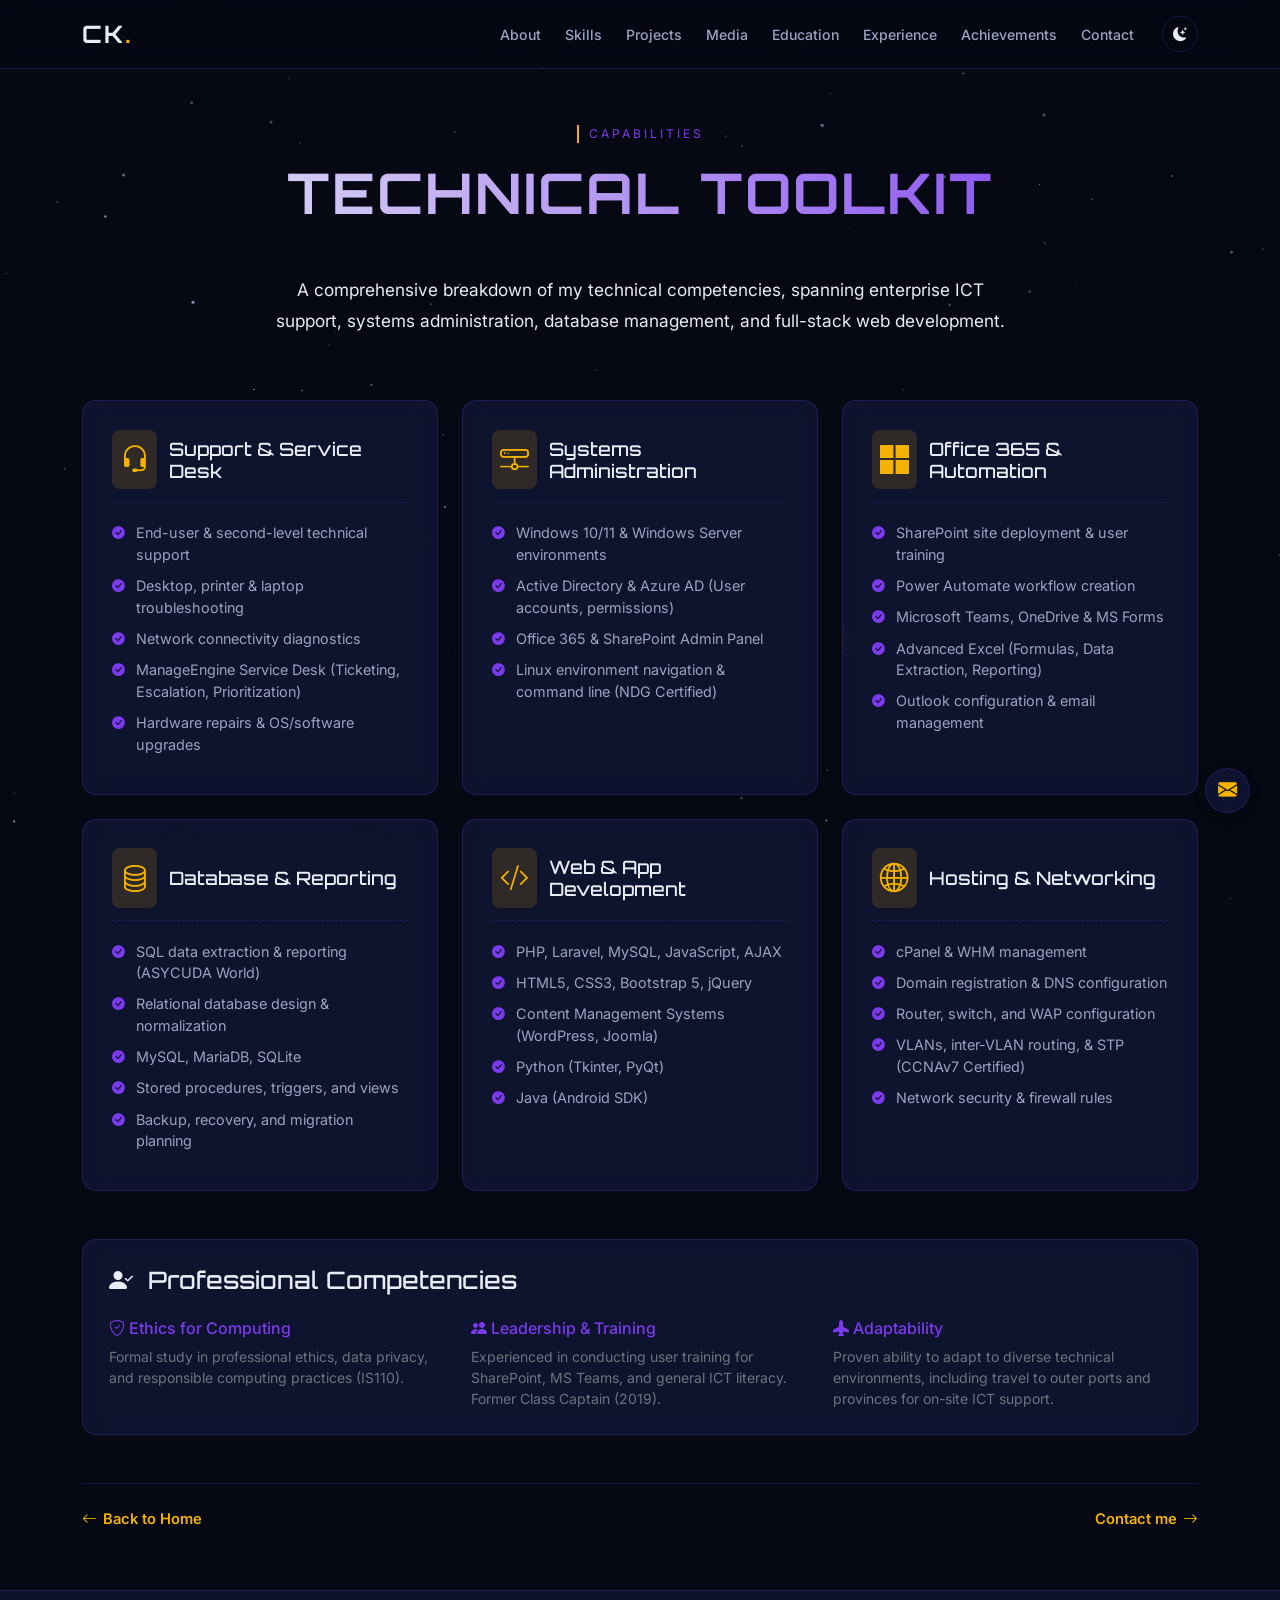
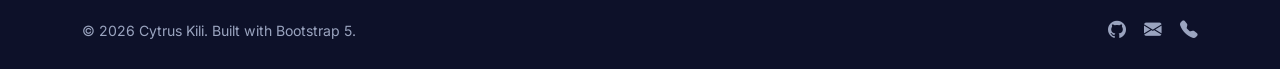
<file: skills.html>
<!DOCTYPE html>
<html lang="en" data-bs-theme="dark">
<head>
  <meta charset="UTF-8">
  <meta name="viewport" content="width=device-width, initial-scale=1.0">
  <title>Skills — Cytrus Kili</title>
  <link rel="icon" href="images/logo.ico" type="image/x-icon">
  <meta name="description" content="Portfolio of Cytrus Kili, ICT Support Officer at PNG Customs Service. Web development, systems support, Office 365, SharePoint, and ASYCUDA World.">
  <link href="https://cdn.jsdelivr.net/npm/bootstrap@5.3.8/dist/css/bootstrap.min.css" rel="stylesheet">
  <link rel="stylesheet" href="https://cdn.jsdelivr.net/npm/bootstrap-icons@1.13.2/font/bootstrap-icons.min.css">
  <link rel="preconnect" href="https://fonts.googleapis.com">
  <link rel="preconnect" href="https://fonts.gstatic.com" crossorigin>
  <link href="https://fonts.googleapis.com/css2?family=Orbitron:wght@500;700&family=Inter:wght@300;400;500;600&display=swap" rel="stylesheet">
  <link rel="stylesheet" href="css/style.css">
</head>
<body class="d-flex flex-column min-vh-100">
  <div class="scroll-progress" id="scrollProgress"></div>
  <canvas id="starfield"></canvas>

  <!-- NAVBAR -->
  <nav class="navbar navbar-expand-lg navbar-dark fixed-top glass-nav" id="mainNav">
    <div class="container">
      <a class="navbar-brand brand-glow" href="/">CK<span class="text-gold">.</span></a>
      <button class="navbar-toggler" type="button" data-bs-toggle="collapse" data-bs-target="#navMenu" aria-label="Toggle navigation">
        <span class="navbar-toggler-icon"></span>
      </button>
      <div class="collapse navbar-collapse" id="navMenu">
        <ul class="navbar-nav ms-auto align-items-lg-center">
          <li class="nav-item"><a class="nav-link" href="/#about">About</a></li>
          <li class="nav-item"><a class="nav-link" href="/#skills">Skills</a></li>
          <li class="nav-item"><a class="nav-link" href="/#projects">Projects</a></li>
          <li class="nav-item"><a class="nav-link" href="/#media">Media</a></li>
          <li class="nav-item"><a class="nav-link" href="/#education">Education</a></li>
          <li class="nav-item"><a class="nav-link" href="/#experience">Experience</a></li>
          <li class="nav-item"><a class="nav-link" href="/#achievements">Achievements</a></li>
          <li class="nav-item"><a class="nav-link" href="/#contact">Contact</a></li>
          <li class="nav-item ms-lg-3">
            <button class="btn btn-sm theme-toggle" id="themeToggle" aria-label="Toggle light/dark mode">
              <i class="bi bi-moon-stars-fill" id="themeIcon"></i>
            </button>
          </li>
        </ul>
      </div>
    </div>
  </nav>

  <!-- MAIN CONTENT -->
  <main class="subpage-main flex-grow-1">
    <div class="container">
      
      <!-- Stylized Page Header -->
      <header class="page-header text-center">
        <span class="section-label">Capabilities</span>
        <h1 class="page-title">Technical Toolkit</h1>
      </header>

      <!-- Intro Text -->
      <div class="row justify-content-center mb-5">
        <div class="col-lg-8 text-center">
          <p class="lead-text">
            A comprehensive breakdown of my technical competencies, spanning enterprise ICT support, systems administration, database management, and full-stack web development.
          </p>
        </div>
      </div>

      <!-- Skills Grid -->
      <div class="row g-4">
        
        <!-- 1. Technical Support & Service Desk -->
        <div class="col-md-6 col-lg-4">
          <div class="skill-module float-card h-100">
            <div class="module-header">
              <i class="bi bi-headset module-icon"></i>
              <h4>Support & Service Desk</h4>
            </div>
            <ul class="module-list">
              <li>End-user & second-level technical support</li>
              <li>Desktop, printer & laptop troubleshooting</li>
              <li>Network connectivity diagnostics</li>
              <li>ManageEngine Service Desk (Ticketing, Escalation, Prioritization)</li>
              <li>Hardware repairs & OS/software upgrades</li>
            </ul>
          </div>
        </div>

        <!-- 2. Systems & Server Administration -->
        <div class="col-md-6 col-lg-4">
          <div class="skill-module float-card h-100">
            <div class="module-header">
              <i class="bi bi-hdd-network module-icon"></i>
              <h4>Systems Administration</h4>
            </div>
            <ul class="module-list">
              <li>Windows 10/11 & Windows Server environments</li>
              <li>Active Directory & Azure AD (User accounts, permissions)</li>
              <li>Office 365 & SharePoint Admin Panel</li>
              <li>Linux environment navigation & command line (NDG Certified)</li>
              <!-- <li>Server & workstation imaging</li> -->
            </ul>
          </div>
        </div>

        <!-- 3. Office 365 & SharePoint -->
        <div class="col-md-6 col-lg-4">
          <div class="skill-module float-card h-100">
            <div class="module-header">
              <i class="bi bi-microsoft module-icon"></i>
              <h4>Office 365 & Automation</h4>
            </div>
            <ul class="module-list">
              <li>SharePoint site deployment & user training</li>
              <li>Power Automate workflow creation</li>
              <li>Microsoft Teams, OneDrive & MS Forms</li>
              <li>Advanced Excel (Formulas, Data Extraction, Reporting)</li>
              <li>Outlook configuration & email management</li>
            </ul>
          </div>
        </div>

        <!-- 4. Database Management -->
        <div class="col-md-6 col-lg-4">
          <div class="skill-module float-card h-100">
            <div class="module-header">
              <i class="bi bi-database module-icon"></i>
              <h4>Database & Reporting</h4>
            </div>
            <ul class="module-list">
              <li>SQL data extraction & reporting (ASYCUDA World)</li>
              <li>Relational database design & normalization</li>
              <li>MySQL, MariaDB, SQLite</li>
              <li>Stored procedures, triggers, and views</li>
              <li>Backup, recovery, and migration planning</li>
            </ul>
          </div>
        </div>

        <!-- 5. Web & Software Development -->
        <div class="col-md-6 col-lg-4">
          <div class="skill-module float-card h-100">
            <div class="module-header">
              <i class="bi bi-code-slash module-icon"></i>
              <h4>Web & App Development</h4>
            </div>
            <ul class="module-list">
              <li>PHP, Laravel, MySQL, JavaScript, AJAX</li>
              <li>HTML5, CSS3, Bootstrap 5, jQuery</li>
              <li>Content Management Systems (WordPress, Joomla)</li>
              <li>Python (Tkinter, PyQt)</li>
              <li>Java (Android SDK)</li>
            </ul>
          </div>
        </div>

        <!-- 6. Server, Hosting & Networking -->
        <div class="col-md-6 col-lg-4">
          <div class="skill-module float-card h-100">
            <div class="module-header">
              <i class="bi bi-globe2 module-icon"></i>
              <h4>Hosting & Networking</h4>
            </div>
            <ul class="module-list">
              <li>cPanel & WHM management</li>
              <li>Domain registration & DNS configuration</li>
              <li>Router, switch, and WAP configuration</li>
              <li>VLANs, inter-VLAN routing, & STP (CCNAv7 Certified)</li>
              <li>Network security & firewall rules</li>
            </ul>
          </div>
        </div>

      </div>

      <!-- Soft Skills & Professional Ethics -->
      <div class="row mt-5">
        <div class="col-12">
          <div class="info-card float-card">
            <h4 class="mb-4"><i class="bi bi-person-check-fill text-gold me-2"></i> Professional Competencies</h4>
            <div class="row g-4">
              <div class="col-md-4">
                <h6 class="text-violet mb-2"><i class="bi bi-shield-check"></i> Ethics for Computing</h6>
                <p class="small text-secondary mb-0">Formal study in professional ethics, data privacy, and responsible computing practices (IS110).</p>
              </div>
              <div class="col-md-4">
                <h6 class="text-violet mb-2"><i class="bi bi-people-fill"></i> Leadership & Training</h6>
                <p class="small text-secondary mb-0">Experienced in conducting user training for SharePoint, MS Teams, and general ICT literacy. Former Class Captain (2019).</p>
              </div>
              <div class="col-md-4">
                <h6 class="text-violet mb-2"><i class="bi bi-airplane-fill"></i> Adaptability</h6>
                <p class="small text-secondary mb-0">Proven ability to adapt to diverse technical environments, including travel to outer ports and provinces for on-site ICT support.</p>
              </div>
            </div>
          </div>
        </div>
      </div>

      <!-- Inline Navigation -->
      <div class="d-flex justify-content-between align-items-center mt-5 pt-4 border-top border-secondary-subtle">
        <a href="/" class="link-arrow"><i class="bi bi-arrow-left"></i> Back to Home</a>
        <a href="/#contact" class="link-arrow">Contact me <i class="bi bi-arrow-right"></i></a>
      </div>

    </div>
  </main>

  <!-- FOOTER -->
  <footer class="site-footer mt-auto">
    <div class="container">
      <div class="row align-items-center">
        <div class="col-md-6 text-center text-md-start">
          <p class="mb-0">&copy; <span id="year"></span> Cytrus Kili. Built with Bootstrap 5.</p>
        </div>
        <div class="col-md-6 text-center text-md-end mt-2 mt-md-0">
          <a href="https://github.com/elcapitan-x-matis" target="_blank" rel="noopener" class="social-link" aria-label="GitHub"><i class="bi bi-github"></i></a>
          <a href="mailto:cykili03@gmail.com" class="social-link" aria-label="Email"><i class="bi bi-envelope-fill"></i></a>
          <a href="tel:+67575895650" class="social-link" aria-label="Phone"><i class="bi bi-telephone-fill"></i></a>
        </div>
      </div>
    </div>
  </footer>

    <!-- Floating Action Buttons -->
  <div class="floating-actions">
    <a href="mailto:cykili03@gmail.com" class="fab-btn email-btn" aria-label="Send Email" title="Send Email">
      <i class="bi bi-envelope-fill"></i>
    </a>
    <button id="scrollTopBtn" class="fab-btn scroll-btn" aria-label="Scroll to top" title="Scroll to top">
      <i class="bi bi-arrow-up-short"></i>
    </button>
  </div>
  

  <script src="https://cdn.jsdelivr.net/npm/bootstrap@5.3.8/dist/js/bootstrap.bundle.min.js"></script>
  <script src="https://ajax.googleapis.com/ajax/libs/jquery/3.7.1/jquery.min.js"></script>
  <script src="js/starfield.js"></script>
  <script src="js/main.js"></script>
</body>
</html>
</file>
<file: css/style.css>
/* ============================================================
   THEME VARIABLES — Deep Space Blue / Violet / Gold
   ============================================================ */
:root {
  --bg-primary: #060814;
  --bg-secondary: #0d1129;
  --bg-card: rgba(18, 24, 58, 0.72);
  --bg-nav: rgba(6, 8, 20, 0.82);
  --text-primary: #e8ecf5;
  --text-secondary: #9aa4bf;
  --accent-violet: #7c3aed;
  --accent-violet-soft: rgba(124, 58, 237, 0.18);
  --accent-gold: #f5b301;
  --accent-gold-soft: rgba(245, 179, 1, 0.14);
  --border-subtle: rgba(124, 58, 237, 0.22);
  --shadow-glow: 0 8px 32px rgba(124, 58, 237, 0.12);
  --radius-card: 14px;
}

[data-bs-theme="light"] {
  --bg-primary: #f5f6fb;
  --bg-secondary: #eceefa;
  --bg-card: rgba(255, 255, 255, 0.82);
  --bg-nav: rgba(255, 255, 255, 0.88);
  --text-primary: #1a1d2e;
  --text-secondary: #5a6078;
  --border-subtle: rgba(124, 58, 237, 0.18);
  --shadow-glow: 0 8px 28px rgba(124, 58, 237, 0.08);
}

/* ============================================================
   BASE
   ============================================================ */
* { box-sizing: border-box; }
html { scroll-behavior: smooth; }
body {
  background: var(--bg-primary);
  color: var(--text-primary);
  font-family: 'Inter', -apple-system, BlinkMacSystemFont, sans-serif;
  overflow-x: hidden;
  transition: background 0.4s ease, color 0.4s ease;
}
h1, h2, h3, h4, h5, .hero-name, .brand-glow {
  font-family: 'Orbitron', 'Inter', sans-serif;
}
a { text-decoration: none; }

/* ============================================================
   SCROLL PROGRESS BAR
   ============================================================ */
.scroll-progress {
  position: fixed;
  top: 0;
  left: 0;
  height: 3px;
  width: 0%;
  background: linear-gradient(90deg, var(--accent-violet), var(--accent-gold));
  z-index: 2000;
  transition: width 0.08s linear;
}

/* ============================================================
   STARFIELD CANVAS
   ============================================================ */
#starfield {
  position: fixed;
  top: 0;
  left: 0;
  width: 100%;
  height: 100%;
  z-index: -1;
  pointer-events: none;
  opacity: 0.85;
}
[data-bs-theme="light"] #starfield { opacity: 0.25; }

/* ============================================================
   NAVBAR
   ============================================================ */
.glass-nav {
  background: var(--bg-nav);
  backdrop-filter: blur(14px);
  -webkit-backdrop-filter: blur(14px);
  border-bottom: 1px solid var(--border-subtle);
  padding: 0.7rem 0;
  transition: background 0.4s ease;
}
.brand-glow {
  font-weight: 700;
  font-size: 1.5rem;
  letter-spacing: 2px;
  color: var(--text-primary) !important;
}
.brand-glow .text-gold { color: var(--accent-gold); }
.nav-link {
  color: var(--text-secondary) !important;
  font-size: 0.88rem;
  font-weight: 500;
  padding: 0.45rem 0.75rem !important;
  transition: color 0.25s;
}
.nav-link:hover, .nav-link.active {
  color: var(--accent-gold) !important;
}
.theme-toggle {
  border: 1px solid var(--border-subtle);
  color: var(--text-primary);
  border-radius: 50%;
  width: 36px;
  height: 36px;
  display: inline-flex;
  align-items: center;
  justify-content: center;
  background: transparent;
  transition: all 0.3s;
}
.theme-toggle:hover {
  border-color: var(--accent-gold);
  color: var(--accent-gold);
}

/* ============================================================
   HERO
   ============================================================ */
.hero-section {
  min-height: 100vh;
  position: relative;
  padding-top: 80px;
}
.hero-photo-wrap {
  position: relative;
  display: inline-block;
  width: 240px;
  height: 240px;
}
.hero-photo {
  width: 100%;
  height: 100%;
  object-fit: cover;
  border-radius: 50%;
  position: relative;
  z-index: 2;
  border: 3px solid var(--accent-gold);
  box-shadow: 0 0 40px rgba(124, 58, 237, 0.4);
}
.hero-photo-ring {
  position: absolute;
  inset: -12px;
  border-radius: 50%;
  border: 2px dashed var(--accent-violet);
  animation: spinRing 22s linear infinite;
  z-index: 1;
}
@keyframes spinRing {
  to { transform: rotate(360deg); }
}
.hero-greeting {
  color: var(--accent-violet);
  font-size: 0.9rem;
  letter-spacing: 3px;
  text-transform: uppercase;
  margin-bottom: 0.3rem;
}
.hero-name {
  font-size: clamp(2.2rem, 5vw, 3.6rem);
  font-weight: 700;
  color: var(--text-primary);
  margin-bottom: 0.5rem;
}
.hero-typed-wrap {
  font-size: clamp(1rem, 2.2vw, 1.35rem);
  color: var(--accent-gold);
  min-height: 2.2em;
  font-weight: 500;
}
.typed-cursor {
  display: inline-block;
  animation: blinkCursor 0.75s step-end infinite;
  color: var(--accent-gold);
}
@keyframes blinkCursor {
  0%, 100% { opacity: 1; }
  50% { opacity: 0; }
}
.hero-desc {
  color: var(--text-secondary);
  max-width: 560px;
  font-size: 1.02rem;
  line-height: 1.75;
}
.hero-meta {
  display: flex;
  flex-wrap: wrap;
  gap: 1.2rem;
  margin-top: 1rem;
  color: var(--text-secondary);
  font-size: 0.88rem;
}
.hero-meta i { color: var(--accent-gold); margin-right: 4px; }
.hero-scroll-hint {
  position: absolute;
  bottom: 28px;
  left: 50%;
  transform: translateX(-50%);
  color: var(--accent-gold);
  font-size: 1.4rem;
  animation: bobDown 1.8s ease-in-out infinite;
}
@keyframes bobDown {
  0%, 100% { transform: translateX(-50%) translateY(0); }
  50% { transform: translateX(-50%) translateY(10px); }
}

/* ============================================================
   BUTTONS
   ============================================================ */
.btn-gold {
  background: var(--accent-gold);
  color: #0a0e27;
  font-weight: 600;
  border: none;
  padding: 0.6rem 1.6rem;
  border-radius: 8px;
  transition: all 0.3s;
}
.btn-gold:hover {
  background: #ffc82e;
  color: #0a0e27;
  transform: translateY(-2px);
  box-shadow: 0 6px 20px rgba(245, 179, 1, 0.35);
}
.btn-outline-violet {
  border: 1.5px solid var(--accent-violet);
  color: var(--accent-violet);
  font-weight: 600;
  padding: 0.6rem 1.6rem;
  border-radius: 8px;
  background: transparent;
  transition: all 0.3s;
}
.btn-outline-violet:hover {
  background: var(--accent-violet);
  color: #fff;
  transform: translateY(-2px);
}
.btn-outline-gold {
  border: 1.5px solid var(--accent-gold);
  color: var(--accent-gold);
  font-weight: 600;
  padding: 0.6rem 1.6rem;
  border-radius: 8px;
  background: transparent;
  transition: all 0.3s;
}
.btn-outline-gold:hover {
  background: var(--accent-gold);
  color: #0a0e27;
  transform: translateY(-2px);
  box-shadow: 0 6px 20px rgba(245, 179, 1, 0.35);
}

/* ============================================================
   SECTIONS & TYPOGRAPHY
   ============================================================ */
.section-block {
  padding: 90px 0;
  position: relative;
}
.section-head { margin-bottom: 2.5rem; }
.section-label {
  display: inline-block;
  font-size: 0.75rem;
  letter-spacing: 3px;
  text-transform: uppercase;
  color: var(--accent-violet);
  border-left: 2px solid var(--accent-gold);
  padding-left: 10px;
  margin-bottom: 0.5rem;
}
.section-head h2 {
  font-size: clamp(1.6rem, 3.5vw, 2.2rem);
  font-weight: 700;
  color: var(--text-primary);
}
.lead-text {
  font-size: 1.08rem;
  color: var(--text-primary);
  line-height: 1.8;
}
.link-arrow {
  color: var(--accent-gold);
  font-weight: 600;
  font-size: 0.92rem;
  transition: gap 0.25s;
  display: inline-flex;
  align-items: center;
  gap: 6px;
}
.link-arrow:hover {
  color: #ffc82e;
  gap: 12px;
}
.text-violet { color: var(--accent-violet) !important; }

/* ============================================================
   CARDS (General)
   ============================================================ */
.info-card, .skill-card, .project-card, .achievement-card, .contact-card, .timeline-item {
  background: var(--bg-card);
  border: 1px solid var(--border-subtle);
  border-radius: var(--radius-card);
  padding: 1.6rem;
  backdrop-filter: blur(10px);
  -webkit-backdrop-filter: blur(10px);
  transition: border-color 0.3s, box-shadow 0.3s, transform 0.3s;
}
.info-card:hover, .skill-card:hover, .project-card:hover,
.achievement-card:hover, .contact-card:hover {
  border-color: var(--accent-gold);
  box-shadow: var(--shadow-glow);
  transform: translateY(-4px);
}
.skill-icon {
  font-size: 1.8rem;
  color: var(--accent-gold);
  margin-bottom: 0.7rem;
  display: block;
}
.project-icon {
  font-size: 1.6rem;
  color: var(--accent-violet);
  margin-bottom: 0.6rem;
}
.project-card h5 { font-size: 1.05rem; color: var(--text-primary); }
.project-card p { font-size: 0.88rem; color: var(--text-secondary); }
.badge-tag {
  display: inline-block;
  font-size: 0.72rem;
  padding: 0.25rem 0.65rem;
  border-radius: 20px;
  background: var(--accent-violet-soft);
  color: var(--accent-violet);
  border: 1px solid rgba(124, 58, 237, 0.3);
  margin-top: 0.5rem;
}
.achievement-icon { font-size: 2rem; margin-bottom: 0.6rem; display: block; }
.timeline-item { border-left: 3px solid var(--accent-gold); }
.contact-card p { margin-bottom: 0.6rem; font-size: 0.95rem; }
.contact-card i { width: 22px; display: inline-block; }

/* ============================================================
   FLOATING ANIMATION
   ============================================================ */
.float-card {
  animation: floatCard 6s ease-in-out infinite;
}
.float-card:nth-child(2n) {
  animation-duration: 7.5s;
  animation-direction: reverse;
}
.float-card:nth-child(3n) {
  animation-duration: 5.4s;
  animation-delay: -2s;
}
@keyframes floatCard {
  0%, 100% { transform: translateY(0); }
  50% { transform: translateY(-9px); }
}
.float-card:hover { animation-play-state: paused; }

/* ============================================================
   FOOTER
   ============================================================ */
.site-footer {
  background: var(--bg-secondary);
  border-top: 1px solid var(--border-subtle);
  padding: 1.6rem 0;
  font-size: 0.88rem;
  color: var(--text-secondary);
}
.social-link {
  color: var(--text-secondary);
  font-size: 1.1rem;
  margin-left: 14px;
  transition: color 0.25s;
}
.social-link:hover { color: var(--accent-gold); }

/* ============================================================
   SUBPAGE LAYOUT & HEADERS
   ============================================================ */
.subpage-main {
  padding-top: 120px;
  padding-bottom: 60px;
}
.page-header {
  margin-bottom: 3rem;
  text-align: center;
  animation: fadeInDown 0.8s ease-out;
}
.page-title {
  font-size: clamp(2.5rem, 5vw, 3.5rem);
  font-weight: 700;
  color: var(--text-primary);
  text-transform: uppercase;
  letter-spacing: 2px;
  margin-top: 0.5rem;
  background: linear-gradient(90deg, var(--text-primary), var(--accent-violet));
  -webkit-background-clip: text;
  -webkit-text-fill-color: transparent;
  background-clip: text;
}
@keyframes fadeInDown {
  from { opacity: 0; transform: translateY(-20px); }
  to { opacity: 1; transform: translateY(0); }
}
.border-top {
  border-color: var(--border-subtle) !important;
}

/* ============================================================
   SKILLS PAGE (Modules)
   ============================================================ */
.skill-module {
  background: var(--bg-card);
  border: 1px solid var(--border-subtle);
  border-radius: var(--radius-card);
  padding: 1.8rem;
  backdrop-filter: blur(10px);
  -webkit-backdrop-filter: blur(10px);
  transition: border-color 0.3s ease, box-shadow 0.3s ease, transform 0.3s ease;
  position: relative;
  overflow: hidden;
}
.skill-module::before {
  content: '';
  position: absolute;
  top: 0; left: 0; width: 100%; height: 3px;
  background: linear-gradient(90deg, var(--accent-violet), var(--accent-gold));
  opacity: 0;
  transition: opacity 0.3s ease;
}
.skill-module:hover {
  border-color: var(--accent-violet);
  box-shadow: var(--shadow-glow);
  transform: translateY(-5px);
}
.skill-module:hover::before { opacity: 1; }
.module-header {
  display: flex;
  align-items: center;
  gap: 12px;
  margin-bottom: 1.2rem;
  padding-bottom: 0.8rem;
  border-bottom: 1px dashed var(--border-subtle);
}
.module-icon {
  font-size: 1.8rem;
  color: var(--accent-gold);
  background: var(--accent-gold-soft);
  padding: 8px;
  border-radius: 8px;
}
.module-header h4 {
  font-size: 1.15rem;
  margin: 0;
  color: var(--text-primary);
  font-family: 'Orbitron', sans-serif;
}
.module-list { list-style: none; padding: 0; margin: 0; }
.module-list li {
  position: relative;
  padding-left: 1.5rem;
  margin-bottom: 0.6rem;
  font-size: 0.9rem;
  color: var(--text-secondary);
  line-height: 1.5;
}
.module-list li::before {
  content: '\F26A';
  font-family: 'bootstrap-icons';
  position: absolute;
  left: 0; top: 1px;
  color: var(--accent-violet);
  font-size: 0.8rem;
}

/* ============================================================
   PROJECTS PAGE (System Nodes & Tiles)
   ============================================================ */
.project-node {
  background: var(--bg-card);
  border: 1px solid var(--border-subtle);
  border-radius: var(--radius-card);
  padding: 1.6rem;
  backdrop-filter: blur(10px);
  -webkit-backdrop-filter: blur(10px);
  transition: border-color 0.3s ease, box-shadow 0.3s ease, transform 0.3s ease;
  display: flex;
  flex-direction: column;
  position: relative;
}
.project-node:hover {
  border-color: var(--accent-gold);
  box-shadow: var(--shadow-glow);
  transform: translateY(-5px);
}
.node-header {
  display: flex;
  justify-content: space-between;
  align-items: flex-start;
  margin-bottom: 1rem;
}
.node-icon-wrap {
  width: 45px;
  height: 45px;
  border-radius: 10px;
  background: var(--accent-violet-soft);
  display: flex;
  align-items: center;
  justify-content: center;
  border: 1px solid rgba(124, 58, 237, 0.3);
}
.node-icon { font-size: 1.4rem; color: var(--accent-violet); }
.node-status {
  font-size: 0.75rem;
  font-weight: 600;
  text-transform: uppercase;
  letter-spacing: 1px;
  display: flex;
  align-items: center;
  gap: 5px;
}
.node-status i { font-size: 0.5rem; }
.node-title {
  font-size: 1.15rem;
  font-weight: 700;
  color: var(--text-primary);
  margin-bottom: 0.8rem;
  line-height: 1.3;
}
.node-desc {
  font-size: 0.9rem;
  color: var(--text-secondary);
  line-height: 1.6;
  margin-bottom: 1rem;
}
.node-features {
  list-style: none;
  padding: 0;
  margin: 0 0 1.2rem 0;
  flex-grow: 1;
}
.node-features li {
  font-size: 0.85rem;
  color: var(--text-secondary);
  margin-bottom: 0.4rem;
  padding-left: 1.2rem;
  position: relative;
}
.node-features li::before {
  content: '\F26B';
  font-family: 'bootstrap-icons';
  position: absolute;
  left: 0;
  color: var(--accent-gold);
  font-size: 0.75rem;
  top: 2px;
}
.node-tags {
  display: flex;
  flex-wrap: wrap;
  gap: 8px;
  margin-top: auto;
  padding-top: 1rem;
  border-top: 1px dashed var(--border-subtle);
}
.tech-tag {
  font-size: 0.7rem;
  padding: 0.25rem 0.6rem;
  border-radius: 4px;
  background: rgba(255, 255, 255, 0.05);
  color: var(--text-primary);
  border: 1px solid var(--border-subtle);
  font-family: 'Orbitron', sans-serif;
  letter-spacing: 0.5px;
}

/* Local Projects Tiles */
.local-project-tile {
  background: var(--bg-card);
  border: 1px solid var(--border-subtle);
  border-radius: var(--radius-card);
  padding: 1.4rem;
  height: 100%;
  display: flex;
  flex-direction: column;
  transition: border-color 0.3s ease, box-shadow 0.3s ease, transform 0.3s ease;
}
.local-project-tile:hover {
  border-color: var(--accent-violet);
  box-shadow: 0 8px 25px rgba(124, 58, 237, 0.15);
  transform: translateY(-3px);
}
.lp-title {
  font-size: 1rem;
  font-weight: 700;
  color: var(--text-primary);
  margin-bottom: 0;
  line-height: 1.3;
  font-family: 'Orbitron', sans-serif;
}
.local-project-tile .badge {
  font-size: 0.65rem;
  background: var(--bg-secondary) !important;
  border: 1px solid var(--border-subtle);
  color: var(--text-secondary);
  font-family: monospace;
}
.lp-desc {
  font-size: 0.85rem;
  color: var(--text-secondary);
  margin: 0.5rem 0 1rem 0;
  line-height: 1.5;
}
.lp-features {
  list-style: none;
  padding: 0;
  margin: 0 0 1rem 0;
  flex-grow: 1;
}
.lp-features li {
  font-size: 0.8rem;
  color: var(--text-secondary);
  margin-bottom: 0.3rem;
  padding-left: 1.2rem;
  position: relative;
}
.lp-features li::before {
  content: '\F26B';
  font-family: 'bootstrap-icons';
  position: absolute;
  left: 0;
  color: var(--accent-violet);
  font-size: 0.7rem;
  top: 2px;
}

/* ============================================================
   EDUCATION PAGE (Mainframe Terminal)
   ============================================================ */
.mainframe-card {
  background: var(--bg-card);
  border: 1px solid var(--border-subtle);
  border-radius: var(--radius-card);
  padding: 1.8rem;
  backdrop-filter: blur(10px);
  -webkit-backdrop-filter: blur(10px);
  transition: border-color 0.3s ease, box-shadow 0.3s ease;
}
.mainframe-card:hover {
  border-color: var(--accent-gold);
  box-shadow: var(--shadow-glow);
}
.sys-badge {
  display: inline-block;
  font-family: 'Orbitron', sans-serif;
  font-size: 0.7rem;
  letter-spacing: 1px;
  text-transform: uppercase;
  padding: 0.3rem 0.8rem;
  border-radius: 4px;
  background: var(--accent-violet-soft);
  color: var(--accent-violet);
  border: 1px solid rgba(124, 58, 237, 0.3);
}
.sys-list { list-style: none; padding: 0; margin: 0; }
.sys-list li {
  position: relative;
  padding-left: 1.5rem;
  margin-bottom: 1rem;
  font-size: 0.95rem;
}
.sys-list li:last-child { margin-bottom: 0; }
.sys-list li::before {
  content: '\F26A';
  font-family: 'bootstrap-icons';
  position: absolute;
  left: 0; top: 2px;
  color: var(--accent-gold);
  font-size: 0.8rem;
}
.sys-terminal {
  background: rgba(10, 14, 27, 0.85);
  border: 1px solid var(--border-subtle);
  border-radius: 12px;
  overflow: hidden;
  box-shadow: 0 10px 40px rgba(0, 0, 0, 0.4);
  margin-top: 2rem;
}
[data-bs-theme="light"] .sys-terminal {
  background: rgba(255, 255, 255, 0.6);
  box-shadow: 0 10px 30px rgba(0, 0, 0, 0.05);
}
.terminal-header {
  background: rgba(0, 0, 0, 0.4);
  padding: 0.8rem 1.2rem;
  display: flex;
  align-items: center;
  border-bottom: 1px solid var(--border-subtle);
}
[data-bs-theme="light"] .terminal-header { background: rgba(0, 0, 0, 0.05); }
.terminal-dots { display: flex; gap: 6px; margin-right: 15px; }
.terminal-dots .dot { width: 10px; height: 10px; border-radius: 50%; }
.dot.red { background: #ff5f56; }
.dot.yellow { background: #ffbd2e; }
.dot.green { background: #27c93f; }
.terminal-title {
  font-family: 'Orbitron', monospace;
  font-size: 0.75rem;
  letter-spacing: 1px;
  color: var(--text-secondary);
}
.terminal-body { padding: 2rem; }
.year-node { display: flex; gap: 2rem; margin-bottom: 2.5rem; position: relative; }
.year-node:last-child { margin-bottom: 0; }
.year-indicator {
  font-family: 'Orbitron', sans-serif;
  font-weight: 700;
  color: var(--accent-gold);
  font-size: 1.2rem;
  min-width: 80px;
  text-align: right;
  padding-top: 0.2rem;
  position: relative;
}
.year-node::before {
  content: '';
  position: absolute;
  left: 96px; top: 8px; bottom: -30px;
  width: 2px;
  background: linear-gradient(to bottom, var(--accent-violet), transparent);
}
.year-node:last-child::before { display: none; }
.year-indicator::after {
  content: '';
  position: absolute;
  right: -13px; top: 9px;
  width: 10px; height: 10px;
  border-radius: 50%;
  background: var(--bg-primary);
  border: 2px solid var(--accent-violet);
  box-shadow: 0 0 10px var(--accent-violet);
  z-index: 2;
}
.semester-grid {
  flex-grow: 1;
  display: grid;
  grid-template-columns: repeat(auto-fit, minmax(280px, 1fr));
  gap: 1.5rem;
}
.semester-block {
  background: rgba(255, 255, 255, 0.02);
  border: 1px solid rgba(255, 255, 255, 0.05);
  border-radius: 8px;
  padding: 1.2rem;
  transition: background 0.3s;
}
.semester-block:hover {
  background: rgba(124, 58, 237, 0.05);
  border-color: rgba(124, 58, 237, 0.2);
}
.sem-title {
  font-family: 'Orbitron', sans-serif;
  font-size: 0.85rem;
  color: var(--accent-violet);
  text-transform: uppercase;
  letter-spacing: 1px;
  margin-bottom: 1rem;
  padding-bottom: 0.5rem;
  border-bottom: 1px dashed rgba(124, 58, 237, 0.2);
}
.unit-list { list-style: none; padding: 0; margin: 0; }
.unit-list li {
  font-size: 0.85rem;
  color: var(--text-secondary);
  margin-bottom: 0.5rem;
  padding-left: 1.2rem;
  position: relative;
  font-family: monospace;
  letter-spacing: 0.5px;
}
.unit-list li::before {
  content: '>';
  position: absolute;
  left: 0;
  color: var(--accent-gold);
  font-weight: bold;
}

/* ============================================================
   EXPERIENCE PAGE (Cyber Timeline)
   ============================================================ */
.cyber-timeline { position: relative; padding: 2rem 0; }
.cyber-timeline::before {
  content: '';
  position: absolute;
  top: 0; bottom: 0; left: 20px;
  width: 2px;
  background: linear-gradient(to bottom, transparent, var(--accent-violet) 10%, var(--accent-gold) 90%, transparent);
  box-shadow: 0 0 10px rgba(124, 58, 237, 0.4);
  z-index: 1;
}
.timeline-entry { position: relative; margin-bottom: 2.5rem; padding-left: 60px; }
.timeline-entry:last-child { margin-bottom: 0; }
.timeline-dot {
  position: absolute;
  left: 14px; top: 24px;
  width: 14px; height: 14px;
  border-radius: 50%;
  background: var(--bg-primary);
  border: 3px solid var(--accent-violet);
  box-shadow: 0 0 15px var(--accent-violet);
  z-index: 2;
  transition: all 0.3s ease;
}
.timeline-entry:hover .timeline-dot {
  background: var(--accent-gold);
  border-color: var(--accent-gold);
  box-shadow: 0 0 20px var(--accent-gold);
  transform: scale(1.2);
}
.timeline-card {
  background: var(--bg-card);
  border: 1px solid var(--border-subtle);
  border-radius: var(--radius-card);
  padding: 1.8rem;
  backdrop-filter: blur(10px);
  -webkit-backdrop-filter: blur(10px);
  transition: border-color 0.3s ease, box-shadow 0.3s ease, transform 0.3s ease;
  position: relative;
}
.timeline-card::before {
  content: '';
  position: absolute;
  left: -8px; top: 26px;
  width: 14px; height: 14px;
  background: var(--bg-card);
  border-left: 1px solid var(--border-subtle);
  border-bottom: 1px solid var(--border-subtle);
  transform: rotate(45deg);
}
.timeline-entry:hover .timeline-card {
  border-color: var(--accent-gold);
  box-shadow: var(--shadow-glow);
  transform: translateX(5px);
}
.timeline-entry:hover .timeline-card::before { border-color: var(--accent-gold); }
.role-title {
  font-size: 1.2rem;
  font-weight: 700;
  color: var(--text-primary);
  margin-bottom: 0.3rem;
  font-family: 'Orbitron', sans-serif;
}
.company-name {
  font-size: 0.95rem;
  color: var(--accent-violet);
  margin-bottom: 0;
  font-weight: 500;
}
.company-name i { margin-right: 5px; }
.sys-badge.bg-violet-soft {
  background: var(--accent-violet-soft);
  border: 1px solid rgba(124, 58, 237, 0.4);
  color: var(--accent-gold) !important;
  font-family: 'Orbitron', sans-serif;
  font-size: 0.7rem;
  padding: 0.3rem 0.6rem;
}

/* ============================================================
   ACHIEVEMENTS PAGE (Holographic Gallery)
   ============================================================ */
.holo-card {
  background: var(--bg-card);
  border: 1px solid var(--border-subtle);
  border-radius: var(--radius-card);
  padding: 2rem 1.5rem;
  backdrop-filter: blur(10px);
  -webkit-backdrop-filter: blur(10px);
  position: relative;
  overflow: hidden;
  display: flex;
  flex-direction: column;
  transition: transform 0.4s cubic-bezier(0.175, 0.885, 0.32, 1.275), box-shadow 0.4s ease, border-color 0.4s ease;
}
.holo-card:hover {
  transform: translateY(-8px) scale(1.02);
  border-color: var(--accent-gold);
  box-shadow: 0 15px 35px rgba(245, 179, 1, 0.15), var(--shadow-glow);
  z-index: 2;
}
.holo-scanline {
  position: absolute;
  top: 0; left: 0; width: 100%; height: 100%;
  background: linear-gradient(to bottom, rgba(255,255,255,0) 0%, rgba(124, 58, 237, 0.05) 50%, rgba(255,255,255,0) 100%);
  background-size: 100% 200%;
  opacity: 0;
  pointer-events: none;
  transition: opacity 0.4s;
  animation: scan 3s linear infinite;
}
.holo-card:hover .holo-scanline { opacity: 1; }
@keyframes scan {
  0% { background-position: 0% 0%; }
  100% { background-position: 0% 200%; }
}
.holo-icon-wrap {
  width: 60px; height: 60px;
  border-radius: 50%;
  background: var(--bg-secondary);
  border: 2px solid var(--accent-violet);
  display: flex; align-items: center; justify-content: center;
  margin-bottom: 1.2rem;
  box-shadow: 0 0 15px rgba(124, 58, 237, 0.3);
  transition: transform 0.4s ease;
}
.holo-card:hover .holo-icon-wrap {
  transform: rotate(15deg) scale(1.1);
  border-color: var(--accent-gold);
  box-shadow: 0 0 20px rgba(245, 179, 1, 0.4);
}
.holo-icon {
  font-size: 1.6rem;
  color: var(--text-primary);
  transition: color 0.4s;
}
.holo-card:hover .holo-icon { color: var(--accent-gold); }
.holo-badge {
  display: inline-block;
  font-family: 'Orbitron', sans-serif;
  font-size: 0.7rem;
  letter-spacing: 1px;
  text-transform: uppercase;
  padding: 0.25rem 0.6rem;
  border-radius: 4px;
  margin-bottom: 1rem;
  background: transparent;
}
.border-gold { border: 1px solid var(--accent-gold); }
.border-violet { border: 1px solid var(--accent-violet); }
.holo-title {
  font-size: 1.25rem;
  font-weight: 700;
  color: var(--text-primary);
  margin-bottom: 0.8rem;
  line-height: 1.3;
}
.holo-desc {
  font-size: 0.9rem;
  color: var(--text-secondary);
  line-height: 1.6;
  margin-bottom: 1.5rem;
}
.holo-footer {
  display: flex; justify-content: space-between; align-items: center;
  padding-top: 1rem;
  border-top: 1px dashed var(--border-subtle);
  margin-top: auto;
}
.holo-date { font-size: 0.8rem; color: var(--accent-gold); font-weight: 600; }
.holo-org { font-size: 0.75rem; color: var(--text-secondary); text-transform: uppercase; letter-spacing: 0.5px; }

/* ============================================================
   CONTACT PAGE (Communication Nodes)
   ============================================================ */
.contact-terminal {
  background: var(--bg-card);
  border: 1px solid var(--border-subtle);
  border-radius: var(--radius-card);
  overflow: hidden;
  transition: border-color 0.3s ease, box-shadow 0.3s ease, transform 0.3s ease;
}
.contact-terminal:hover {
  border-color: var(--accent-violet);
  box-shadow: var(--shadow-glow);
  transform: translateY(-5px);
}
.terminal-top-bar {
  background: rgba(0, 0, 0, 0.3);
  padding: 0.6rem 1.2rem;
  display: flex; align-items: center; gap: 10px;
  border-bottom: 1px solid var(--border-subtle);
}
[data-bs-theme="light"] .terminal-top-bar { background: rgba(0, 0, 0, 0.05); }
.status-dot { width: 8px; height: 8px; border-radius: 50%; display: inline-block; box-shadow: 0 0 8px currentColor; }
.bg-success { background-color: #198754; color: #198754; }
.bg-primary { background-color: var(--accent-violet); color: var(--accent-violet); }
.terminal-label { font-family: 'Orbitron', monospace; font-size: 0.7rem; letter-spacing: 1.5px; color: var(--text-secondary); }
.terminal-content { padding: 1.8rem; }
.node-icon-box {
  width: 50px; height: 50px;
  border-radius: 12px;
  background: var(--accent-gold-soft);
  border: 1px solid var(--accent-gold);
  display: flex; align-items: center; justify-content: center;
  font-size: 1.5rem;
  color: var(--accent-gold);
}
.node-icon-box.violet-border { background: var(--accent-violet-soft); border-color: var(--accent-violet); }
.contact-data-list { list-style: none; padding: 0; margin: 0; }
.contact-data-list li {
  display: flex; align-items: flex-start; gap: 15px;
  margin-bottom: 1.2rem; padding-bottom: 1.2rem;
  border-bottom: 1px dashed var(--border-subtle);
}
.contact-data-list li:last-child { margin-bottom: 0; padding-bottom: 0; border-bottom: none; }
.contact-data-list li > i { font-size: 1.1rem; margin-top: 2px; }
.data-label { display: block; font-size: 0.75rem; text-transform: uppercase; letter-spacing: 1px; color: var(--text-secondary); margin-bottom: 3px; }
.data-value { display: block; font-size: 0.95rem; font-weight: 500; color: var(--text-primary); text-decoration: none; transition: color 0.2s; }
a.data-value:hover { color: var(--accent-gold); }
.personal-comms-panel {
  background: var(--bg-secondary);
  border: 1px solid var(--border-subtle);
  border-radius: var(--radius-card);
  padding: 2rem;
  position: relative;
  overflow: hidden;
}
.personal-comms-panel::before {
  content: '';
  position: absolute; top: -50%; right: -10%;
  width: 300px; height: 300px;
  background: radial-gradient(circle, var(--accent-violet-soft) 0%, transparent 70%);
  z-index: 0; pointer-events: none;
}
.personal-comms-panel > .row { position: relative; z-index: 1; }
.personal-link {
  display: inline-flex; align-items: center; gap: 10px;
  font-size: 1rem; color: var(--text-primary); text-decoration: none;
  transition: color 0.3s ease, transform 0.3s ease;
}
.personal-link i { color: var(--accent-gold); font-size: 1.2rem; }
.personal-link:hover { color: var(--accent-gold); transform: translateX(5px); }
.social-icon-btn {
  width: 45px; height: 45px;
  display: inline-flex; align-items: center; justify-content: center;
  border-radius: 50%;
  background: var(--bg-card);
  border: 1px solid var(--border-subtle);
  color: var(--text-primary);
  font-size: 1.2rem; text-decoration: none;
  transition: all 0.3s ease;
}
.social-icon-btn:hover {
  background: var(--accent-violet);
  color: #fff;
  border-color: var(--accent-violet);
  transform: translateY(-3px) scale(1.05);
  box-shadow: 0 5px 15px rgba(124, 58, 237, 0.4);
}

/* ============================================================
   MEDIA PAGE (Holographic Gallery + Carousel)
   ============================================================ */
.media-section { position: relative; }
.section-header-wrap { display: flex; align-items: center; gap: 15px; }
.section-subtitle { font-family: 'Orbitron', sans-serif; font-size: 1.1rem; color: var(--text-primary); margin: 0; white-space: nowrap; }
.section-line { flex-grow: 1; height: 1px; background: linear-gradient(90deg, var(--border-subtle), transparent); }
.media-thumbnail-card {
  display: block;
  background: var(--bg-card);
  border: 1px solid var(--border-subtle);
  border-radius: var(--radius-card);
  overflow: hidden;
  text-decoration: none;
  transition: border-color 0.3s ease, box-shadow 0.3s ease, transform 0.3s ease;
}
.media-thumbnail-card:hover {
  border-color: var(--accent-gold);
  box-shadow: var(--shadow-glow);
  transform: translateY(-5px);
}
.thumbnail-img-wrap { position: relative; width: 100%; padding-top: 65%; overflow: hidden; }
.thumbnail-img { position: absolute; top: 0; left: 0; width: 100%; height: 100%; object-fit: cover; transition: transform 0.5s ease; }
.media-thumbnail-card:hover .thumbnail-img { transform: scale(1.08); }
.thumbnail-overlay {
  position: absolute; top: 0; left: 0; width: 100%; height: 100%;
  background: rgba(6, 8, 20, 0.6);
  display: flex; align-items: center; justify-content: center;
  opacity: 0; transition: opacity 0.3s ease;
}
.media-thumbnail-card:hover .thumbnail-overlay { opacity: 1; }
.overlay-icon {
  color: var(--accent-gold); font-size: 2rem;
  transform: scale(0.5);
  transition: transform 0.3s cubic-bezier(0.175, 0.885, 0.32, 1.275);
}
.media-thumbnail-card:hover .overlay-icon { transform: scale(1); }
.thumbnail-info { padding: 1.2rem; }
.thumb-title { font-size: 1rem; color: var(--text-primary); margin-bottom: 0.4rem; font-weight: 600; }
.thumb-meta { font-size: 0.8rem; color: var(--text-secondary); margin: 0; }
.thumb-meta i { color: var(--accent-violet); margin-right: 4px; }
.media-modal-content {
  background: rgba(13, 17, 41, 0.95);
  backdrop-filter: blur(15px);
  -webkit-backdrop-filter: blur(15px);
  border: 1px solid var(--border-subtle);
  border-radius: var(--radius-card);
  overflow: hidden;
}
[data-bs-theme="light"] .media-modal-content { background: rgba(255, 255, 255, 0.95); }
.modal-image { width: 100%; max-height: 75vh; object-fit: contain; background: #000; }
.modal-caption { padding: 1.5rem; border-top: 1px solid var(--border-subtle); }
.modal-caption h4 { font-family: 'Orbitron', sans-serif; color: var(--accent-gold); font-size: 1.2rem; margin-bottom: 0.5rem; }
.modal-caption p { color: var(--text-secondary); margin: 0; font-size: 0.95rem; }
.btn-close-custom {
  position: absolute; top: 15px; right: 15px;
  width: 40px; height: 40px;
  border-radius: 50%;
  background: rgba(0, 0, 0, 0.5);
  border: 1px solid rgba(255, 255, 255, 0.2);
  color: #fff;
  display: flex; align-items: center; justify-content: center;
  z-index: 10; transition: all 0.3s; cursor: pointer;
}
.btn-close-custom:hover {
  background: var(--accent-gold);
  color: #000;
  border-color: var(--accent-gold);
  transform: rotate(90deg);
}

/* Carousel Specific Styles */
.lb-stage {
  position: relative;
  background: #000;
  display: flex;
  justify-content: center;
  align-items: center;
  min-height: 300px;
  max-height: 75vh;
}
.lb-stage .modal-image {
  max-height: 75vh;
  width: auto;
  max-width: 100%;
  object-fit: contain;
  transition: opacity 0.2s ease;
}
.lb-nav {
  position: absolute;
  top: 50%;
  transform: translateY(-50%);
  width: 48px; height: 48px;
  background: rgba(6, 8, 20, 0.6);
  border: 1px solid rgba(255, 255, 255, 0.2);
  color: #fff;
  border-radius: 50%;
  display: flex; align-items: center; justify-content: center;
  font-size: 1.5rem;
  cursor: pointer;
  transition: all 0.3s;
  z-index: 10;
  backdrop-filter: blur(4px);
}
.lb-nav:hover {
  background: var(--accent-gold);
  color: #000;
  border-color: var(--accent-gold);
  transform: translateY(-50%) scale(1.1);
}
.lb-prev { left: 20px; }
.lb-next { right: 20px; }
.lb-counter-pill {
  position: absolute;
  bottom: 20px; right: 20px;
  background: rgba(0, 0, 0, 0.7);
  color: var(--text-primary);
  padding: 4px 12px;
  border-radius: 20px;
  font-family: 'Orbitron', monospace;
  font-size: 0.8rem;
  letter-spacing: 1px;
  border: 1px solid rgba(255, 255, 255, 0.1);
  pointer-events: none;
  z-index: 10;
}

/* ============================================================
   FLOATING ACTION BUTTONS (FABs)
   ============================================================ */
.floating-actions {
  position: fixed;
  bottom: 30px;
  right: 30px;
  display: flex;
  flex-direction: column;
  gap: 12px;
  z-index: 1050;
}
.fab-btn {
  width: 45px; height: 45px;
  border-radius: 50%;
  display: flex; align-items: center; justify-content: center;
  font-size: 1.2rem;
  cursor: pointer;
  transition: all 0.3s ease;
  text-decoration: none;
  border: 1px solid var(--border-subtle);
  box-shadow: 0 4px 12px rgba(0, 0, 0, 0.2);
}
.email-btn {
  background: var(--bg-card);
  color: var(--accent-gold);
  backdrop-filter: blur(8px);
  -webkit-backdrop-filter: blur(8px);
}
.email-btn:hover {
  background: var(--accent-gold);
  color: #0a0e27;
  border-color: var(--accent-gold);
  transform: translateY(-3px) scale(1.05);
  box-shadow: 0 6px 15px rgba(245, 179, 1, 0.4);
}
.scroll-btn {
  background: var(--accent-violet);
  color: #ffffff;
  border-color: var(--accent-violet);
  opacity: 0;
  visibility: hidden;
  transform: translateY(15px);
}
.scroll-btn.show {
  opacity: 1;
  visibility: visible;
  transform: translateY(0);
}
.scroll-btn:hover {
  background: #905bf0;
  border-color: #905bf0;
  transform: translateY(-3px) scale(1.05);
  box-shadow: 0 6px 15px rgba(124, 58, 237, 0.4);
}
.scroll-btn i { font-size: 1.8rem; margin-top: -2px; }

/* ============================================================
   HERO SOCIAL CHIPS (Index Page)
   ============================================================ */
.hero-social-links {
  display: flex;
  flex-wrap: wrap;
  gap: 10px;
}
.social-chip {
  display: inline-flex;
  align-items: center;
  gap: 8px;
  padding: 0.4rem 0.8rem;
  background: rgba(255, 255, 255, 0.03);
  border: 1px solid var(--border-subtle);
  border-radius: 6px;
  color: var(--text-secondary);
  font-size: 0.8rem;
  font-weight: 500;
  text-decoration: none;
  transition: all 0.3s ease;
  backdrop-filter: blur(4px);
}
.social-chip i { font-size: 1rem; color: var(--accent-violet); transition: color 0.3s ease; }
.social-chip:hover {
  background: var(--accent-violet-soft);
  border-color: var(--accent-violet);
  color: var(--text-primary);
  transform: translateY(-2px);
}
.social-chip:hover i { color: var(--accent-gold); }

/* ============================================================
   PROJECT COUNT CARDS (Home > 03 Projects)
   ============================================================ */
.stats-row { margin-top: 2.5rem; }
.stat-card {
  position: relative;
  height: 100%;
  text-align: center;
  padding: 1.6rem 1rem 1.4rem;
  background: var(--bg-card);
  border: 1px solid var(--border-subtle);
  border-radius: var(--radius-card);
  backdrop-filter: blur(10px);
  -webkit-backdrop-filter: blur(10px);
  overflow: hidden;
  transition: border-color 0.3s, box-shadow 0.3s;
}
.stat-card::before {
  content: '';
  position: absolute;
  top: 0; left: 0; width: 100%; height: 3px;
  background: linear-gradient(90deg, var(--accent-violet), var(--accent-gold));
}
.stat-card:hover {
  border-color: var(--accent-gold);
  box-shadow: var(--shadow-glow);
}
.stat-icon {
  width: 46px; height: 46px;
  margin: 0 auto 0.8rem;
  display: flex; align-items: center; justify-content: center;
  font-size: 1.3rem;
  color: var(--accent-gold);
  background: var(--accent-gold-soft);
  border: 1px solid rgba(245, 179, 1, 0.35);
  border-radius: 12px;
}
.stat-number {
  font-family: 'Orbitron', sans-serif;
  font-size: clamp(1.9rem, 4vw, 2.6rem);
  font-weight: 700;
  line-height: 1.1;
  color: var(--text-primary);
  font-variant-numeric: tabular-nums;
}
.stat-label {
  margin: 0.4rem 0 0;
  font-size: 0.82rem;
  color: var(--text-secondary);
  line-height: 1.4;
}
.stats-row > div:nth-child(1) .stat-card { animation-delay: 0s; }
.stats-row > div:nth-child(2) .stat-card { animation-delay: -1.5s; }
.stats-row > div:nth-child(3) .stat-card { animation-delay: -3s; }
.stats-row > div:nth-child(4) .stat-card { animation-delay: -4.5s; }

/* ============================================================
   RESPONSIVE DESIGN (Mobile & Tablets)
   ============================================================ */
html, body { max-width: 100%; overflow-x: hidden; }
@supports (overflow: clip) {
  html, body { overflow-x: clip; }
}
img, video, canvas, svg { max-width: 100%; }
main, section, header, footer, .container { min-width: 0; }

h1, h2, h3, h4, h5, h6, p, li, a, span,
.node-title, .role-title, .lp-title, .data-value,
.personal-link span, .hero-meta span, .thumb-title {
  overflow-wrap: anywhere;
}
.contact-data-list li > div, .personal-link span, .hero-meta span { min-width: 0; }
.section-subtitle { white-space: normal; }
.section-header-wrap { flex-wrap: nowrap; min-width: 0; }

@media (max-width: 991.98px) {
  .glass-nav .navbar-collapse {
    max-height: calc(100vh - 70px);
    max-height: calc(100dvh - 70px);
    overflow-y: auto;
    padding: 0.6rem 0 0.9rem;
    margin-top: 0.5rem;
    border-top: 1px solid var(--border-subtle);
  }
  .nav-link { padding: 0.6rem 0.25rem !important; }
  .navbar-nav .theme-toggle { margin: 0.5rem 0 0.25rem; }
}

@media (max-width: 767.98px) {
  .hero-section .row { --bs-gutter-x: 1.5rem; --bs-gutter-y: 1.75rem; }
  .row { --bs-gutter-x: 1.25rem; }
  .row.g-3, .row.g-4 { --bs-gutter-x: 1rem; --bs-gutter-y: 1rem; }
  .container { padding-left: 1rem; padding-right: 1rem; }
  
  .hero-section { min-height: auto; padding: 96px 0 80px; }
  .hero-photo-wrap { width: 150px; height: 150px; margin: 0 auto; }
  .hero-photo-ring { inset: -8px; }
  .hero-greeting { font-size: 0.78rem; letter-spacing: 2px; }
  .hero-name { font-size: clamp(1.8rem, 9vw, 2.4rem); }
  .hero-desc { font-size: 0.95rem; line-height: 1.65; }
  .hero-meta { flex-direction: column; align-items: center; gap: 0.5rem; }
  .hero-section .d-flex.flex-wrap { justify-content: center; }
  .hero-section .btn { flex: 1 1 100%; max-width: 320px; text-align: center; }
  .hero-scroll-hint { display: none; }
  
  .section-block { padding: 56px 0; }
  .section-head { margin-bottom: 1.75rem; }
  .section-head h2 { font-size: 1.5rem; }
  .lead-text { font-size: 1rem; line-height: 1.7; }
  .subpage-main { padding-top: 96px; padding-bottom: 40px; }
  .page-header { margin-bottom: 2rem; }
  .page-title { font-size: clamp(1.5rem, 8vw, 2.1rem); letter-spacing: 1px; line-height: 1.2; }
  
  .info-card, .skill-card, .project-card, .achievement-card, .contact-card, .timeline-item, 
  .skill-module, .project-node, .mainframe-card, .local-project-tile, .personal-comms-panel {
    padding: 1.15rem;
    max-width: 100%;
  }
  .terminal-content { padding: 1.15rem; }
  .node-title, .role-title { font-size: 1.05rem; }
  .module-header h4 { font-size: 1rem; }
  .section-subtitle { font-size: 0.95rem; }
  .section-line { display: none; }
  
  .terminal-body { padding: 1.1rem; }
  .terminal-title { font-size: 0.65rem; overflow-wrap: anywhere; }
  .year-node { margin-bottom: 1.75rem; }
  .semester-block { padding: 1rem; }
  .unit-list li { font-size: 0.8rem; }
  
  .contact-terminal:hover { transform: none; }
  .personal-comms-panel .text-md-end { text-align: left !important; }
  .personal-comms-panel .justify-content-md-end { justify-content: flex-start !important; }
  .personal-link:hover { transform: none; }
  .timeline-entry:hover .timeline-card { transform: none; }
  
  .modal-dialog { margin: 0.75rem; }
  .modal-image { max-height: 55vh; }
  .modal-caption { padding: 1rem; }
  .modal-caption h4 { font-size: 1rem; }
  
  .site-footer { padding: 1.25rem 0; }
  .site-footer .social-link:first-child { margin-left: 0; }
  main .d-flex.justify-content-between.border-top { flex-wrap: wrap; gap: 0.75rem; }
  
  .stats-row { margin-top: 1.75rem; --bs-gutter-x: 0.75rem; --bs-gutter-y: 0.75rem; }
  .stat-card.float-card { animation: floatCard 6s ease-in-out infinite; }
  .stat-card { padding: 1.2rem 0.6rem 1rem; }
  .stat-icon { width: 40px; height: 40px; font-size: 1.1rem; margin-bottom: 0.6rem; }
  .stat-label { font-size: 0.75rem; }
  
  .floating-actions { bottom: 16px; right: 16px; }
  .gallery-toolbar { flex-direction: column; align-items: stretch; }
  .gallery-search { flex: 1 1 auto; }
  .chip { padding: 0.4rem 0.75rem; font-size: 0.76rem; }
  .status-pill { top: 6px; left: 6px; font-size: 0.5rem; padding: 0.2rem 0.45rem; }
  .gallery-item .thumbnail-info { padding: 0.75rem; }
  .gallery-item .thumb-title { font-size: 0.85rem; }
  .gallery-item .thumb-meta { font-size: 0.7rem; }
  
  .lb-nav { width: 36px; height: 36px; font-size: 1.2rem; }
  .lb-prev { left: 10px; }
  .lb-next { right: 10px; }
  .lb-counter-pill { bottom: 10px; right: 10px; font-size: 0.7rem; }
}

@media (max-width: 400px) {
  .container { padding-left: 0.875rem; padding-right: 0.875rem; }
  .navbar-brand { font-size: 1.25rem; }
  .hero-photo-wrap { width: 130px; height: 130px; }
  .section-head h2 { font-size: 1.3rem; }
  .brand-glow { letter-spacing: 1px; }
  .tech-tag { font-size: 0.64rem; padding: 0.2rem 0.45rem; }
  .sys-list li { font-size: 0.88rem; }
  .data-value { font-size: 0.88rem; }
  .timeline-entry { padding-left: 32px; }
  .cyber-timeline::before { left: 11px; }
  .timeline-dot { left: 5px; }
}

@media (prefers-reduced-motion: reduce) {
  *, *::before, *::after {
    animation-duration: 0.01ms !important;
    animation-iteration-count: 1 !important;
    transition-duration: 0.01ms !important;
  }
  html { scroll-behavior: auto; }
}

/* ============================================================
   MEDIA GALLERY CONTROLS (Filters, Search, Status Pills)
   ============================================================ */
.gallery-toolbar {
  display: flex;
  flex-wrap: wrap;
  align-items: center;
  justify-content: space-between;
  gap: 1rem;
  margin-bottom: 0.75rem;
}
.filter-chips { display: flex; flex-wrap: wrap; gap: 0.5rem; min-width: 0; }
.chip {
  display: inline-flex; align-items: center; gap: 0.45rem;
  padding: 0.45rem 0.95rem;
  font-size: 0.82rem; font-weight: 600;
  color: var(--text-secondary);
  background: var(--bg-card);
  border: 1px solid var(--border-subtle);
  border-radius: 999px;
  cursor: pointer;
  transition: all 0.25s;
}
.chip:hover { color: var(--accent-gold); border-color: var(--accent-gold); }
.chip.active { background: var(--accent-gold); border-color: var(--accent-gold); color: #0a0e27; }
.chip-count {
  font-size: 0.7rem; padding: 0.05rem 0.45rem; border-radius: 999px;
  background: rgba(124, 58, 237, 0.2); color: inherit;
}
.chip.active .chip-count { background: rgba(10, 14, 39, 0.18); }
.gallery-search { position: relative; flex: 0 1 280px; min-width: 0; }
.gallery-search i {
  position: absolute; left: 12px; top: 50%; transform: translateY(-50%);
  color: var(--text-secondary); pointer-events: none;
}
.gallery-search input {
  width: 100%;
  padding: 0.5rem 0.9rem 0.5rem 2.3rem;
  font-size: 0.88rem;
  color: var(--text-primary);
  background: var(--bg-card);
  border: 1px solid var(--border-subtle);
  border-radius: 999px;
  outline: none;
  transition: border-color 0.25s, box-shadow 0.25s;
}
.gallery-search input:focus { border-color: var(--accent-violet); box-shadow: 0 0 0 3px var(--accent-violet-soft); }
.gallery-status { font-size: 0.78rem; color: var(--text-secondary); margin-bottom: 1.25rem; }
.gallery-empty { text-align: center; padding: 3rem 1rem; color: var(--text-secondary); }
.gallery-empty i { font-size: 2.2rem; color: var(--accent-violet); }
.gallery-item .thumb-title { overflow-wrap: anywhere; }
.status-pill {
  position: absolute; top: 10px; left: 10px; z-index: 2;
  font-family: 'Orbitron', sans-serif;
  font-size: 0.6rem; letter-spacing: 0.5px; text-transform: uppercase;
  padding: 0.25rem 0.6rem; border-radius: 999px;
  background: rgba(6, 8, 20, 0.82);
  border: 1px solid currentColor;
  backdrop-filter: blur(6px); -webkit-backdrop-filter: blur(6px);
}
.status-pill.static { position: static; }
.status-pill.deployed { color: #27c93f; }
.status-pill.development { color: var(--accent-gold); }
.status-pill.local { color: #a78bfa; }
.lb-stage .modal-image.lb-loading { opacity: 0.3; }
.lb-counter { font-size: 0.78rem; color: var(--text-secondary); }
</file>
